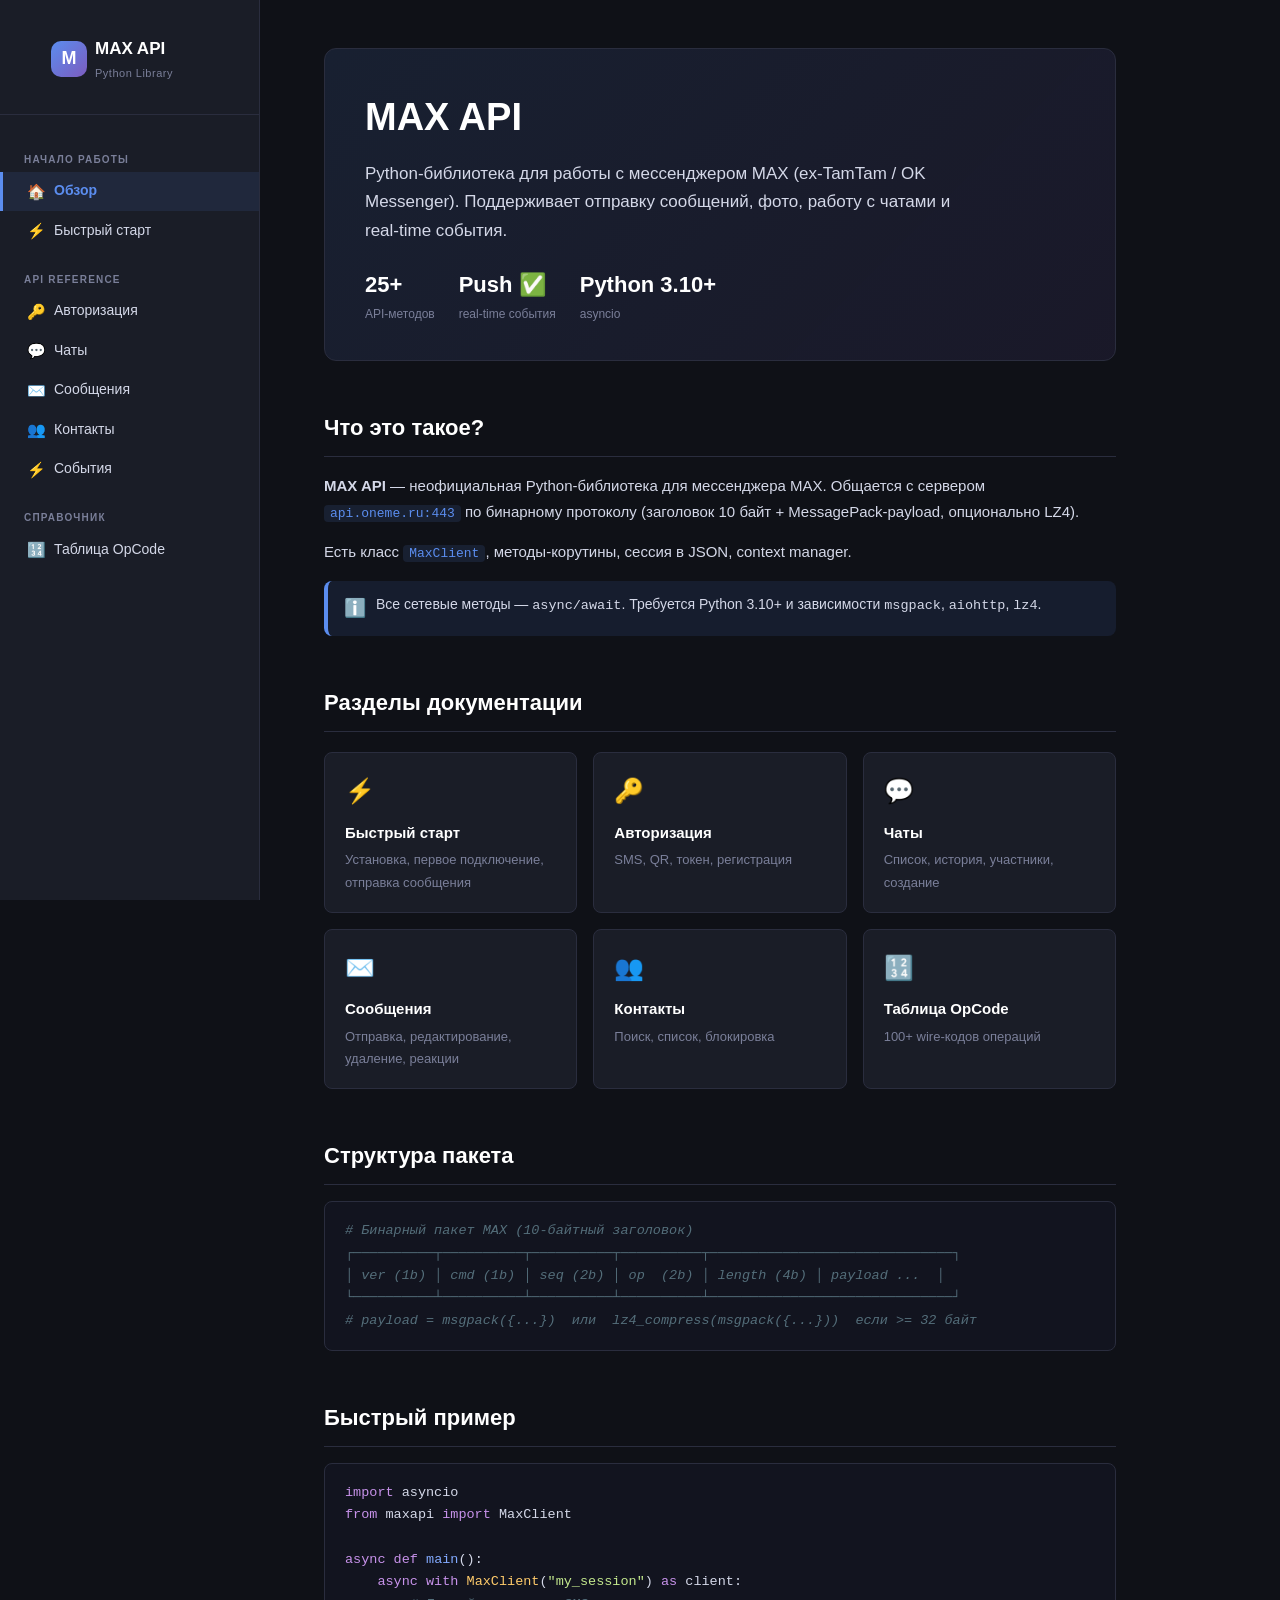
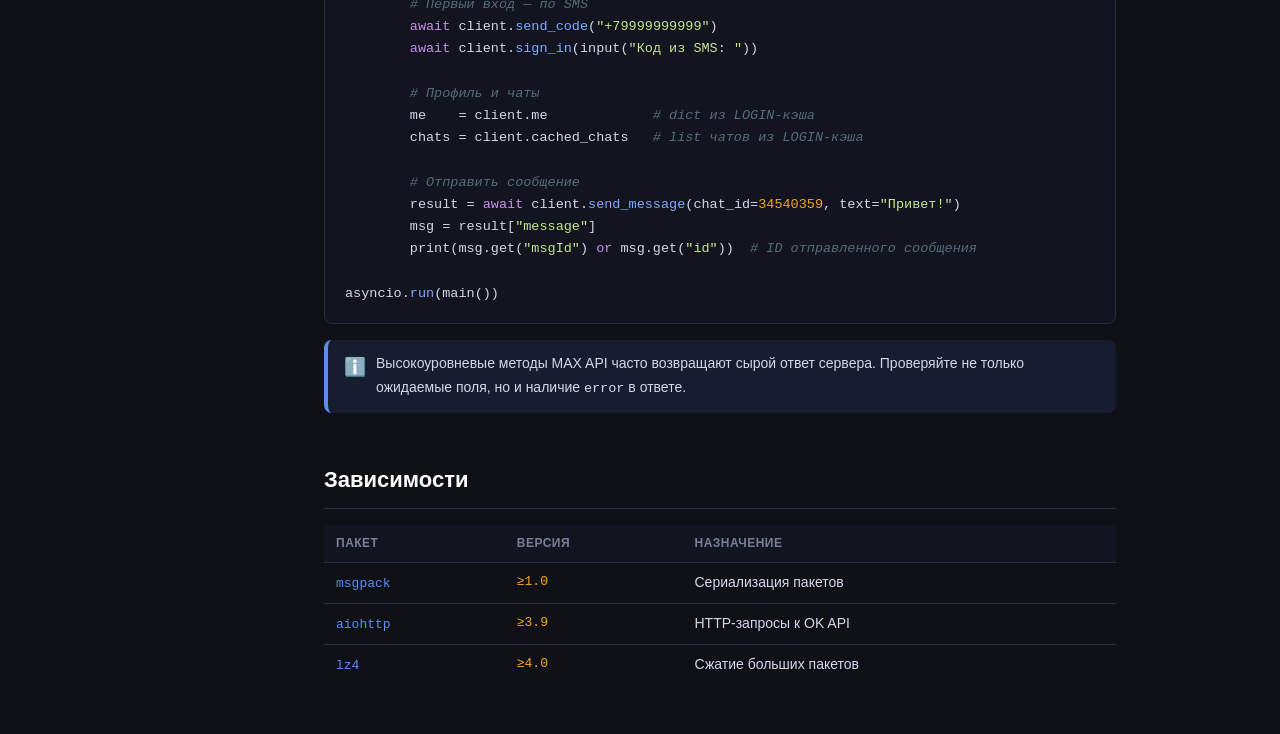
<file: docs/index.html>
<!DOCTYPE html>
<html lang="ru">
<head>
  <meta charset="UTF-8">
  <meta name="viewport" content="width=device-width, initial-scale=1.0">
  <title>MAX API — Документация</title>
  <link rel="stylesheet" href="style.css">
</head>
<body>

<!-- ═══════════════ SIDEBAR ═══════════════ -->
<nav class="sidebar">
  <div class="sidebar-logo">
    <a href="index.html">
      <div class="logo-icon">M</div>
      <div>
        <div class="logo-text">MAX API</div>
        <div class="logo-sub">Python Library</div>
      </div>
    </a>
  </div>

  <span class="nav-section">Начало работы</span>
  <a href="index.html" class="active"><span class="nav-icon">🏠</span> Обзор</a>
  <a href="quickstart.html"><span class="nav-icon">⚡</span> Быстрый старт</a>

  <span class="nav-section">API Reference</span>
  <a href="auth.html"><span class="nav-icon">🔑</span> Авторизация</a>
  <a href="chats.html"><span class="nav-icon">💬</span> Чаты</a>
  <a href="messages.html"><span class="nav-icon">✉️</span> Сообщения</a>
  <a href="contacts.html"><span class="nav-icon">👥</span> Контакты</a>
  <a href="events.html"><span class="nav-icon">⚡</span> События</a>

  <span class="nav-section">Справочник</span>
  <a href="opcodes.html"><span class="nav-icon">🔢</span> Таблица OpCode</a>
</nav>

<!-- ═══════════════ CONTENT ═══════════════ -->
<main class="content">

  <div class="hero">
    <h1>MAX API</h1>
    <p>
      Python-библиотека для работы с мессенджером MAX (ex-TamTam / OK Messenger).
      Поддерживает отправку сообщений, фото, работу с чатами и real-time события.
    </p>
    <div class="hero-meta">
      <div class="badge-stat"><span class="val">25+</span><span class="lbl">API-методов</span></div>
      <div class="badge-stat"><span class="val">Push ✅</span><span class="lbl">real-time события</span></div>
      <div class="badge-stat"><span class="val">Python 3.10+</span><span class="lbl">asyncio</span></div>
    </div>
  </div>

  <h2>Что это такое?</h2>
  <p>
    <strong>MAX API</strong> — неофициальная Python-библиотека для мессенджера MAX.
    Общается с сервером <code>api.oneme.ru:443</code> по бинарному протоколу
    (заголовок 10 байт + MessagePack-payload, опционально LZ4).
  </p>
  <p>
    Есть класс <code>MaxClient</code>, методы-корутины, сессия в JSON, context manager.
  </p>

  <div class="note">
    <span class="icon">ℹ️</span>
    <div>Все сетевые методы — <code>async/await</code>. Требуется Python 3.10+ и зависимости
    <code>msgpack</code>, <code>aiohttp</code>, <code>lz4</code>.</div>
  </div>

  <h2>Разделы документации</h2>
  <div class="card-grid">
    <a href="quickstart.html">
      <div class="card-icon">⚡</div>
      <div class="card-title">Быстрый старт</div>
      <div class="card-desc">Установка, первое подключение, отправка сообщения</div>
    </a>
    <a href="auth.html">
      <div class="card-icon">🔑</div>
      <div class="card-title">Авторизация</div>
      <div class="card-desc">SMS, QR, токен, регистрация</div>
    </a>
    <a href="chats.html">
      <div class="card-icon">💬</div>
      <div class="card-title">Чаты</div>
      <div class="card-desc">Список, история, участники, создание</div>
    </a>
    <a href="messages.html">
      <div class="card-icon">✉️</div>
      <div class="card-title">Сообщения</div>
      <div class="card-desc">Отправка, редактирование, удаление, реакции</div>
    </a>
    <a href="contacts.html">
      <div class="card-icon">👥</div>
      <div class="card-title">Контакты</div>
      <div class="card-desc">Поиск, список, блокировка</div>
    </a>
    <a href="opcodes.html">
      <div class="card-icon">🔢</div>
      <div class="card-title">Таблица OpCode</div>
      <div class="card-desc">100+ wire-кодов операций</div>
    </a>
  </div>

  <h2>Структура пакета</h2>
  <pre><span class="cm"># Бинарный пакет MAX (10-байтный заголовок)</span>
<span class="cm">┌──────────┬──────────┬──────────┬──────────┬──────────────────────────────┐</span>
<span class="cm">│ ver (1b) │ cmd (1b) │ seq (2b) │ op  (2b) │ length (4b) │ payload ...  │</span>
<span class="cm">└──────────┴──────────┴──────────┴──────────┴──────────────────────────────┘</span>
<span class="cm"># payload = msgpack({...})  или  lz4_compress(msgpack({...}))  если >= 32 байт</span></pre>

  <h2>Быстрый пример</h2>
  <pre><span class="kw">import</span> asyncio
<span class="kw">from</span> maxapi <span class="kw">import</span> MaxClient

<span class="kw">async def</span> <span class="fn">main</span>():
    <span class="kw">async with</span> <span class="cl">MaxClient</span>(<span class="st">"my_session"</span>) <span class="kw">as</span> client:
        <span class="cm"># Первый вход — по SMS</span>
        <span class="kw">await</span> client.<span class="fn">send_code</span>(<span class="st">"+79999999999"</span>)
        <span class="kw">await</span> client.<span class="fn">sign_in</span>(input(<span class="st">"Код из SMS: "</span>))

        <span class="cm"># Профиль и чаты</span>
        me    = client.me             <span class="cm"># dict из LOGIN-кэша</span>
        chats = client.cached_chats   <span class="cm"># list чатов из LOGIN-кэша</span>

        <span class="cm"># Отправить сообщение</span>
        result = <span class="kw">await</span> client.<span class="fn">send_message</span>(chat_id=<span class="nb">34540359</span>, text=<span class="st">"Привет!"</span>)
        msg = result[<span class="st">"message"</span>]
        print(msg.get(<span class="st">"msgId"</span>) <span class="kw">or</span> msg.get(<span class="st">"id"</span>))  <span class="cm"># ID отправленного сообщения</span>

asyncio.<span class="fn">run</span>(main())</pre>

  <div class="note">
    <span class="icon">ℹ️</span>
    <div>Высокоуровневые методы MAX API часто возвращают сырой ответ сервера. Проверяйте не только ожидаемые поля, но и наличие <code>error</code> в ответе.</div>
  </div>

  <h2>Зависимости</h2>
  <table class="params-table">
    <thead><tr><th>Пакет</th><th>Версия</th><th>Назначение</th></tr></thead>
    <tbody>
      <tr><td><code>msgpack</code></td><td class="type">≥1.0</td><td>Сериализация пакетов</td></tr>
      <tr><td><code>aiohttp</code></td><td class="type">≥3.9</td><td>HTTP-запросы к OK API</td></tr>
      <tr><td><code>lz4</code></td><td class="type">≥4.0</td><td>Сжатие больших пакетов</td></tr>
    </tbody>
  </table>

</main>
</body>
</html>
</file>
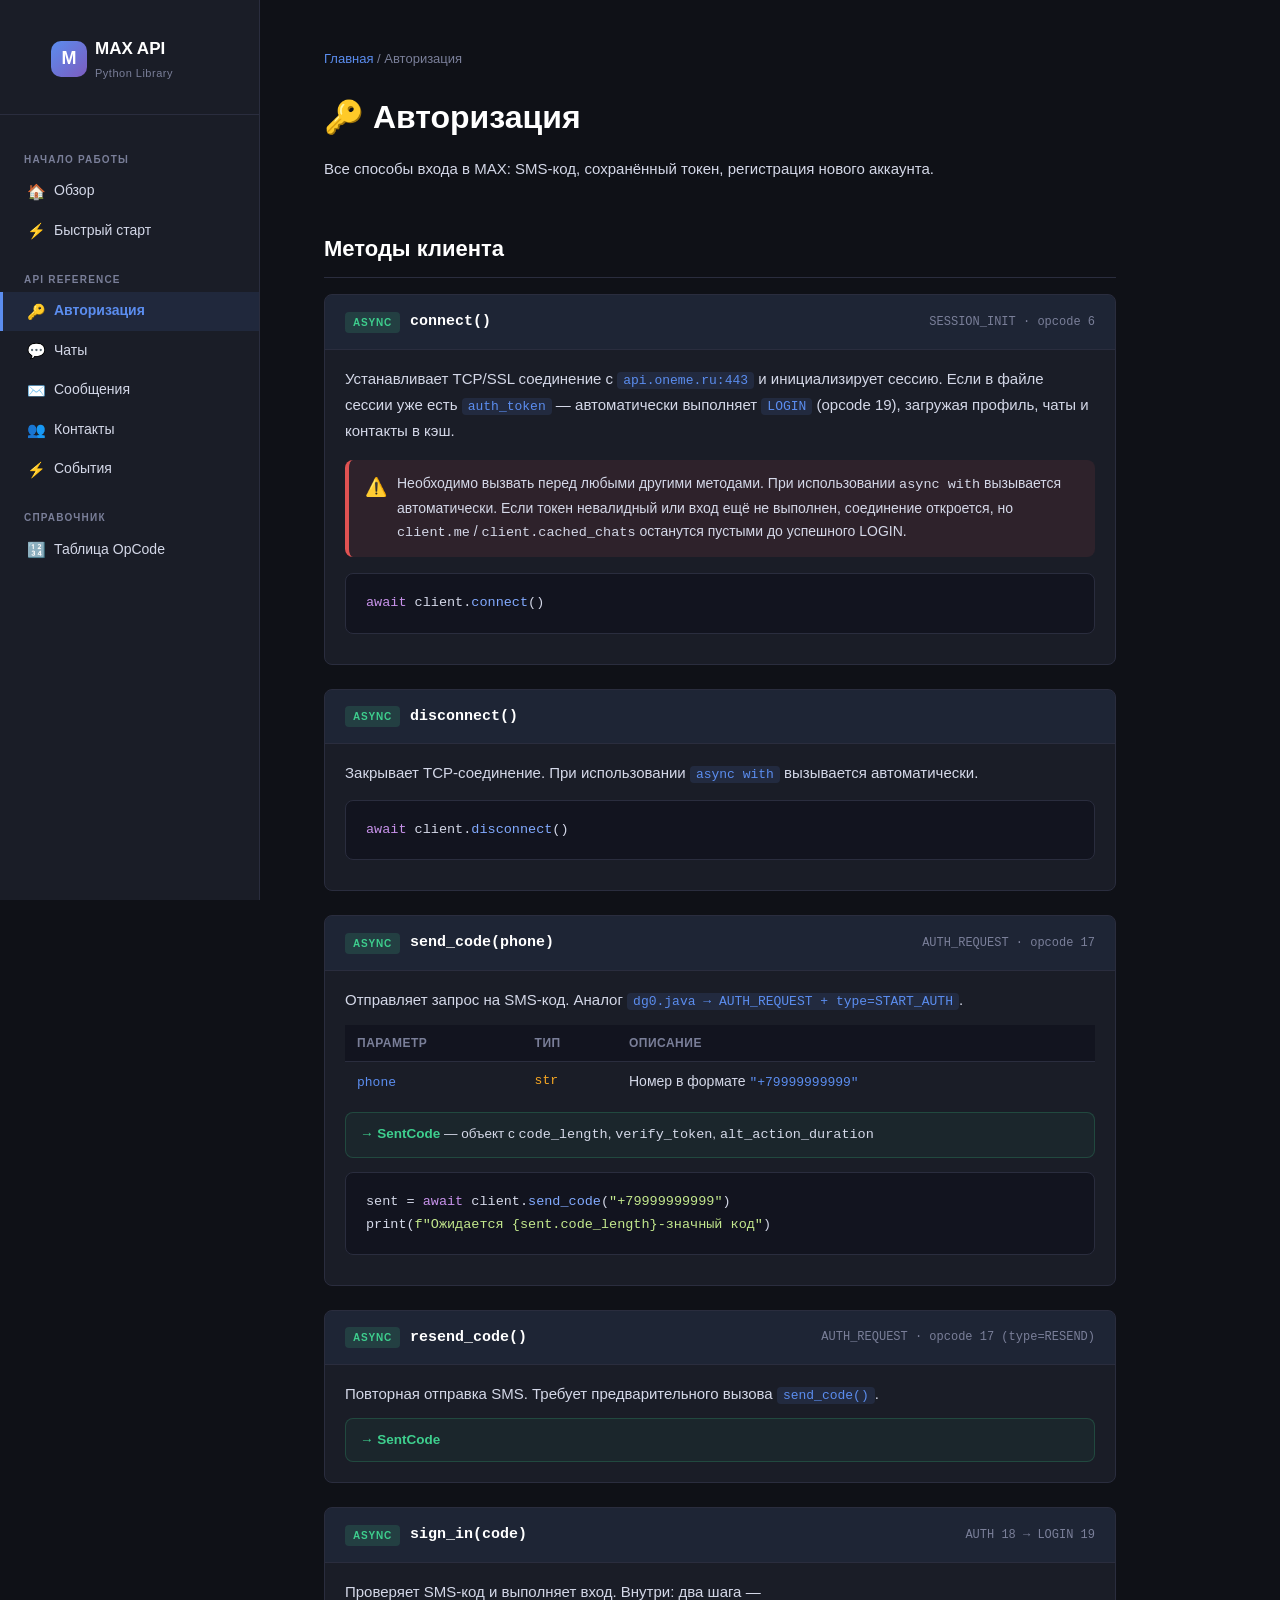
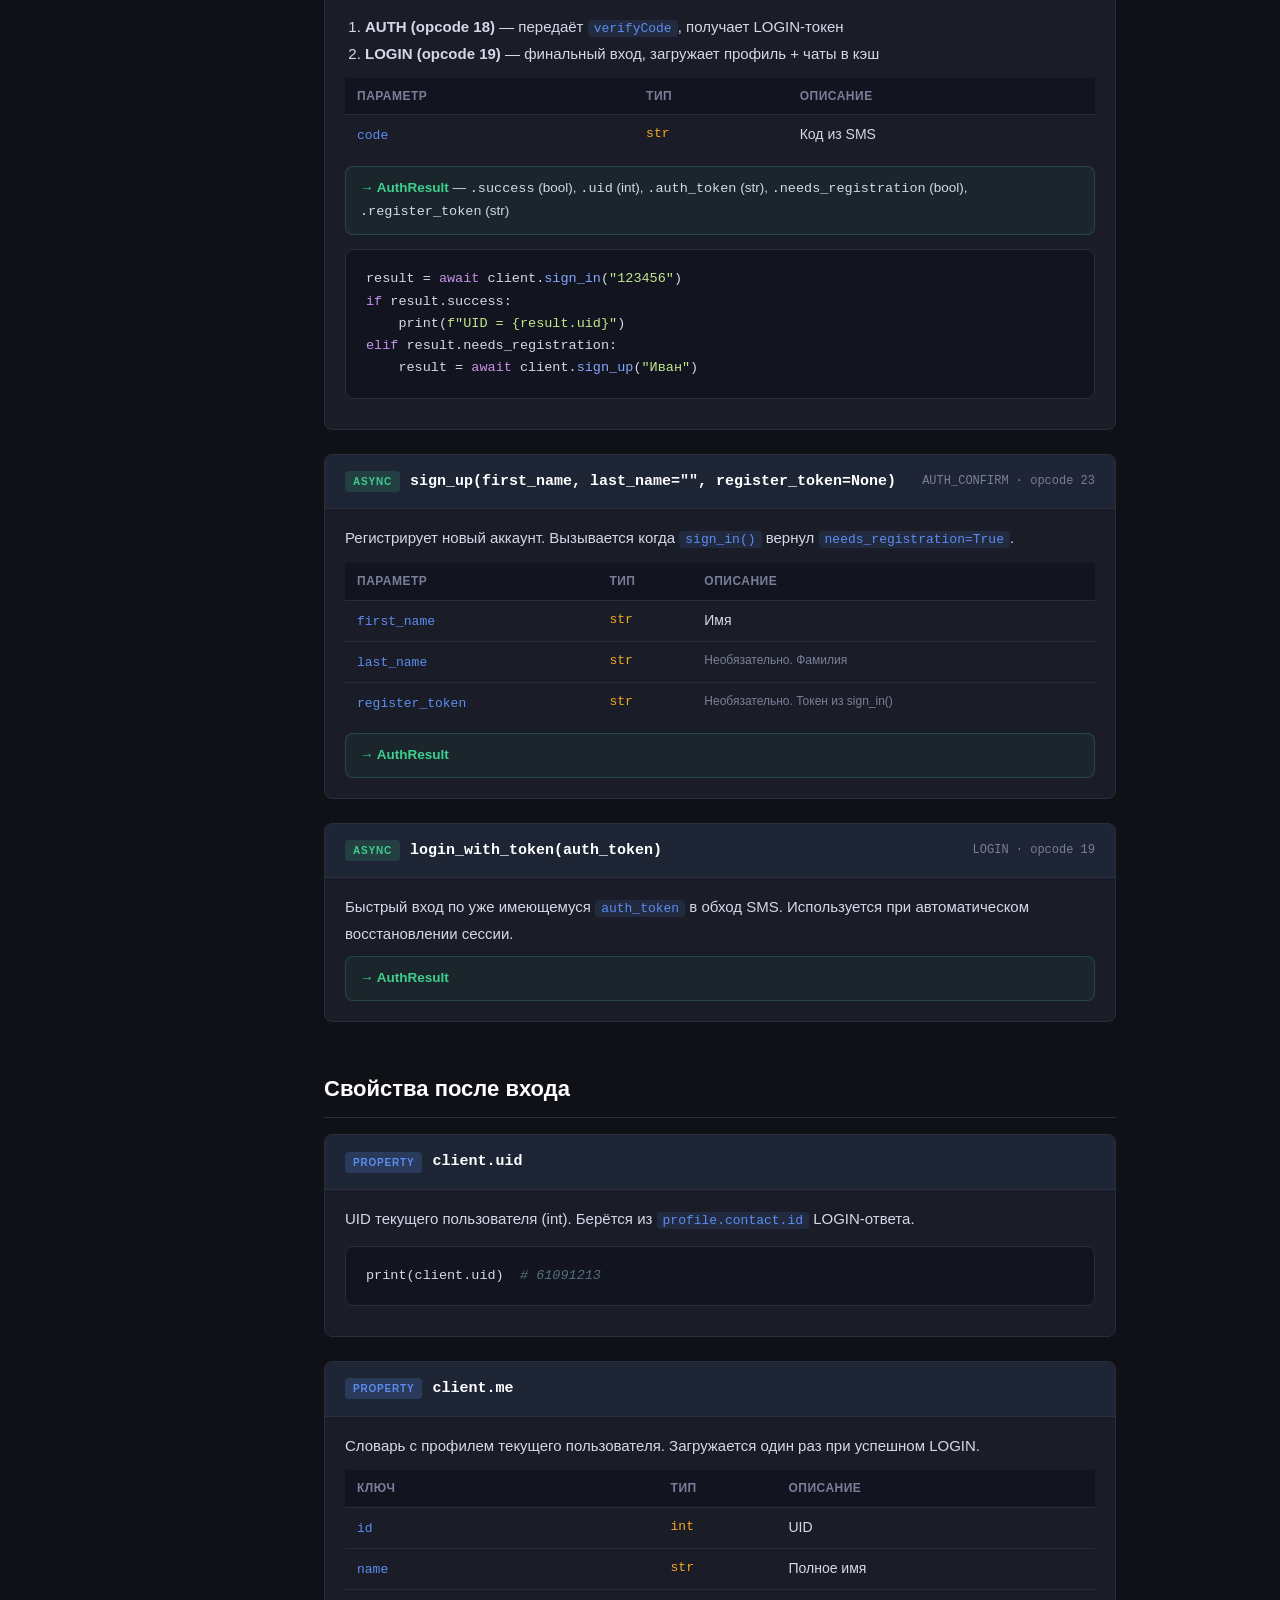
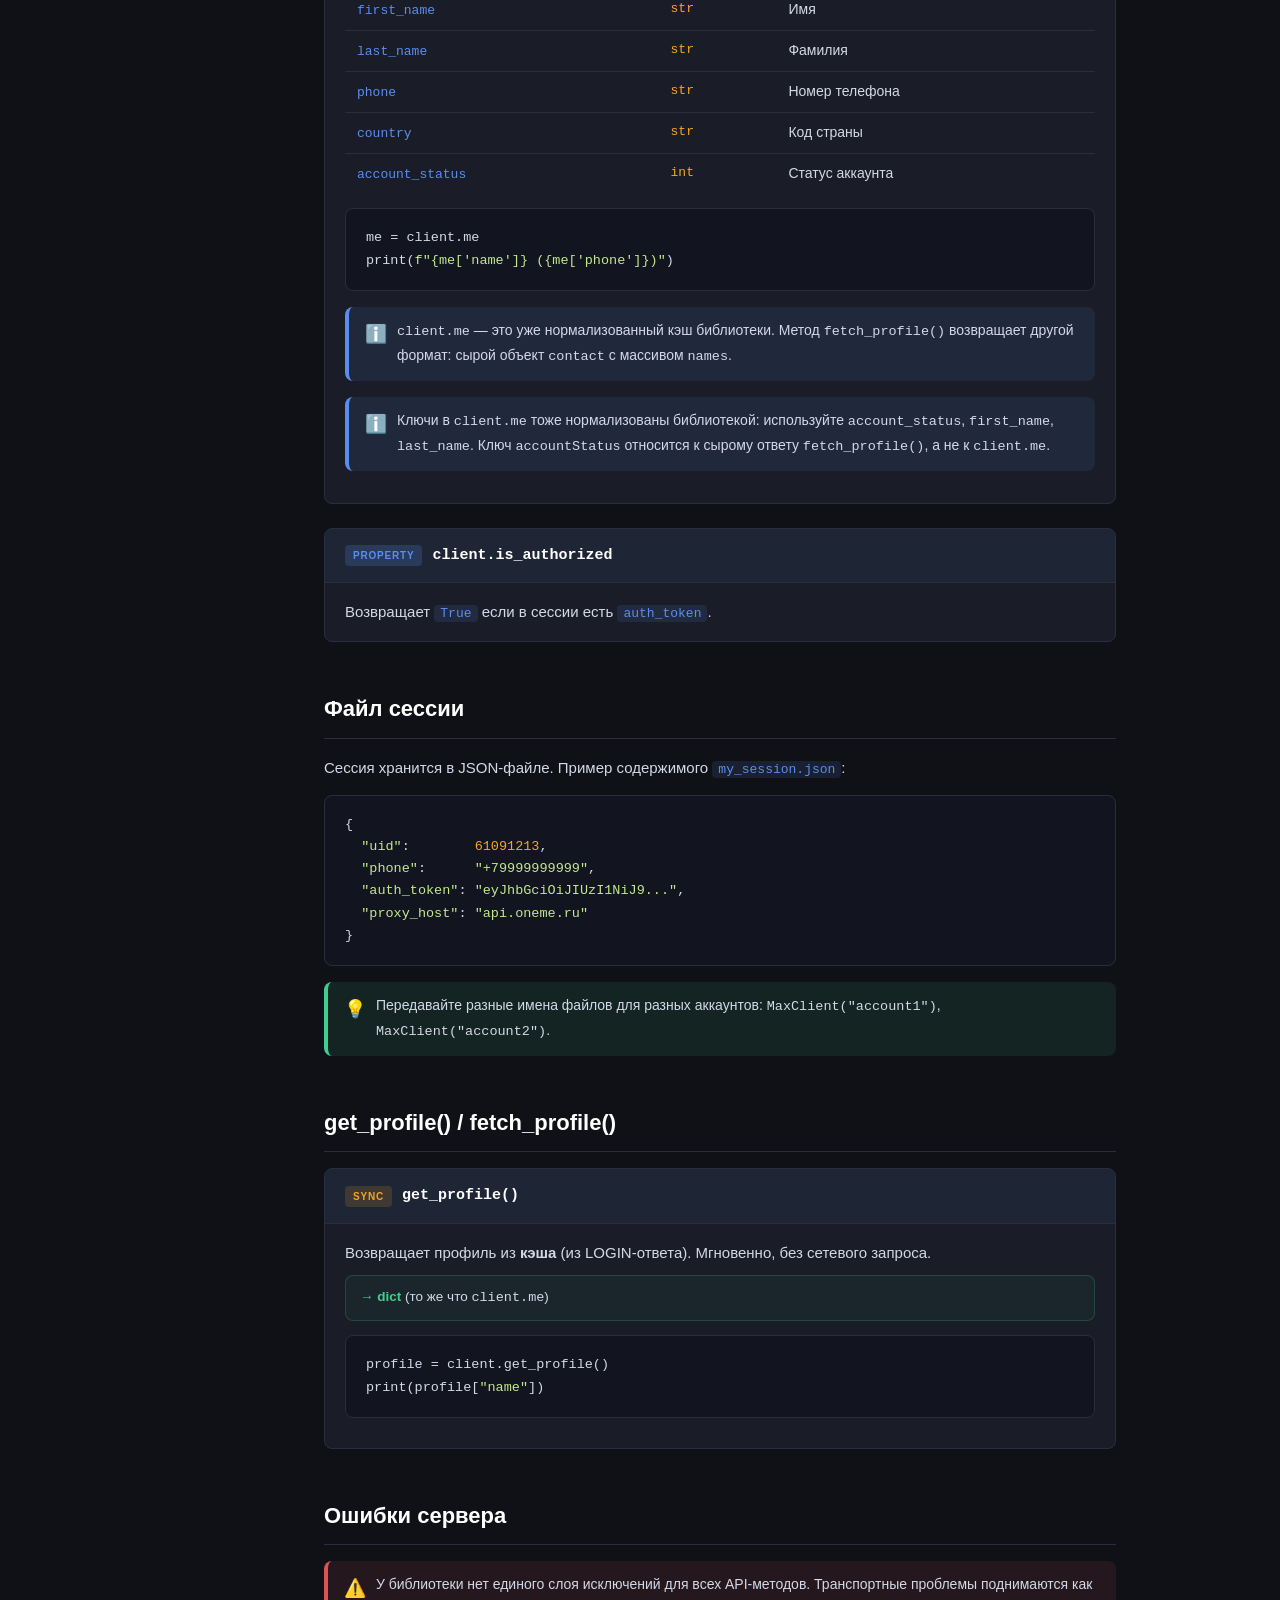
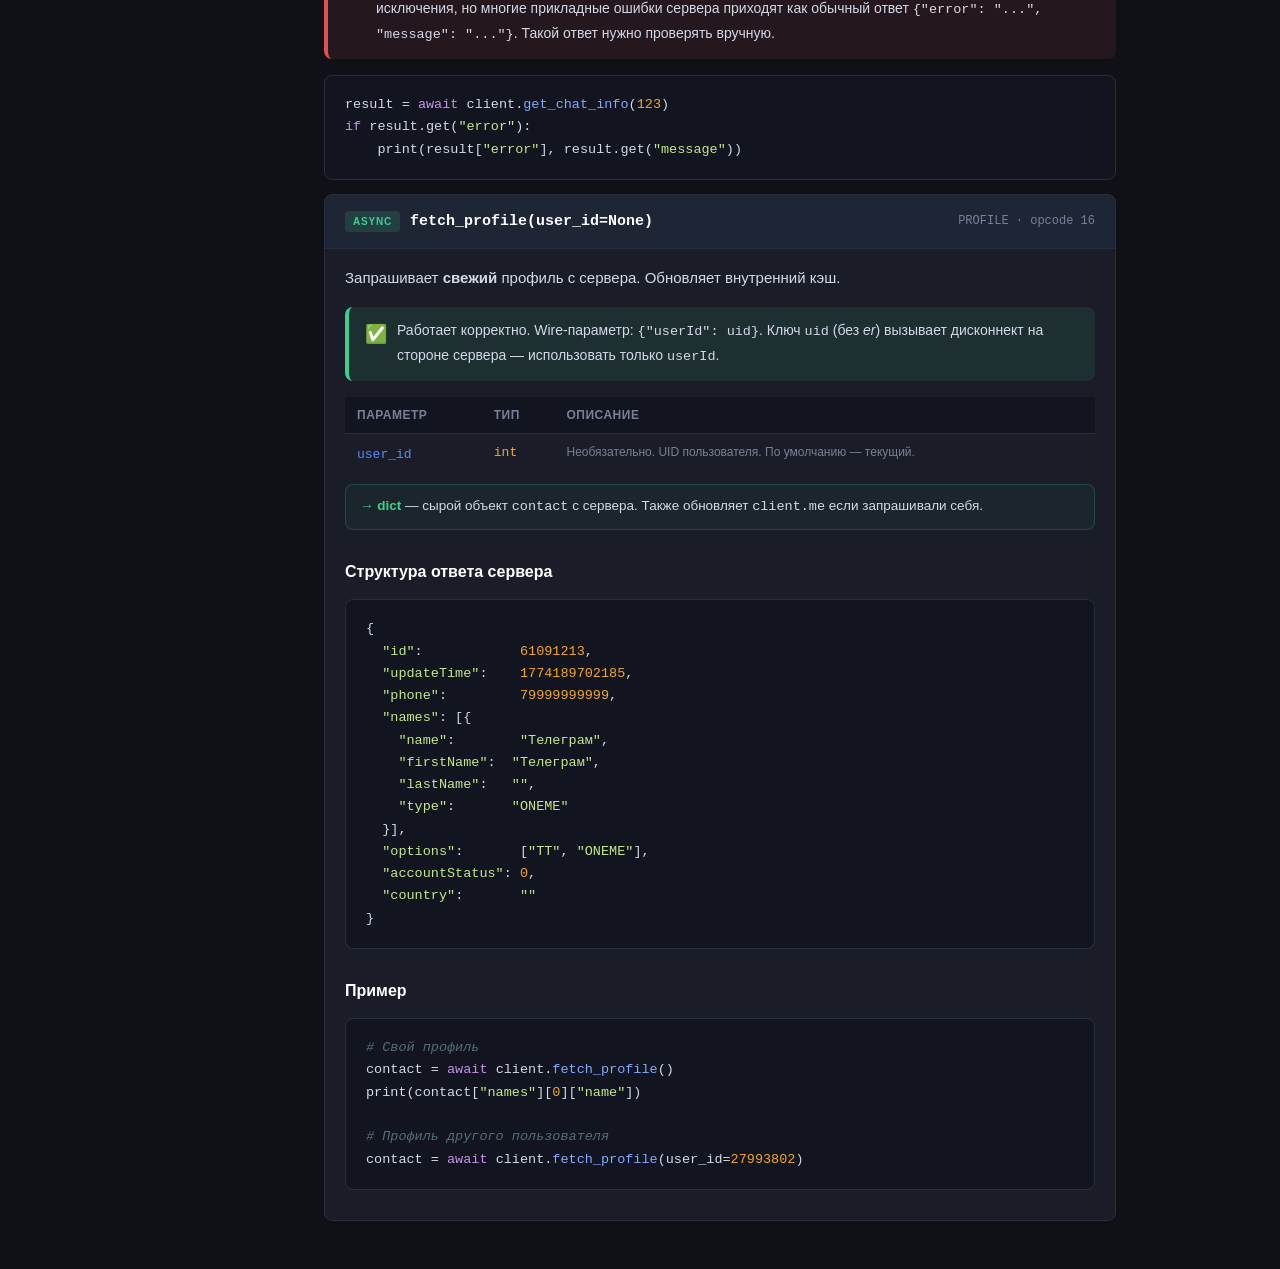
<file: docs/auth.html>
<!DOCTYPE html>
<html lang="ru">
<head>
  <meta charset="UTF-8">
  <meta name="viewport" content="width=device-width, initial-scale=1.0">
  <title>Авторизация — MAX API</title>
  <link rel="stylesheet" href="style.css">
</head>
<body>

<nav class="sidebar">
  <div class="sidebar-logo">
    <a href="index.html">
      <div class="logo-icon">M</div>
      <div>
        <div class="logo-text">MAX API</div>
        <div class="logo-sub">Python Library</div>
      </div>
    </a>
  </div>
  <span class="nav-section">Начало работы</span>
  <a href="index.html"><span class="nav-icon">🏠</span> Обзор</a>
  <a href="quickstart.html"><span class="nav-icon">⚡</span> Быстрый старт</a>
  <span class="nav-section">API Reference</span>
  <a href="auth.html" class="active"><span class="nav-icon">🔑</span> Авторизация</a>
  <a href="chats.html"><span class="nav-icon">💬</span> Чаты</a>
  <a href="messages.html"><span class="nav-icon">✉️</span> Сообщения</a>
  <a href="contacts.html"><span class="nav-icon">👥</span> Контакты</a>
  <a href="events.html"><span class="nav-icon">⚡</span> События</a>
  <span class="nav-section">Справочник</span>
  <a href="opcodes.html"><span class="nav-icon">🔢</span> Таблица OpCode</a>
</nav>

<main class="content">
  <div class="breadcrumb"><a href="index.html">Главная</a> / Авторизация</div>
  <h1>🔑 Авторизация</h1>
  <p>Все способы входа в MAX: SMS-код, сохранённый токен, регистрация нового аккаунта.</p>

  <h2>Методы клиента</h2>

  <!-- connect -->
  <div class="method">
    <div class="method-header">
      <span class="method-badge badge-async">async</span>
      <code>connect()</code>
      <span class="method-opcode">SESSION_INIT · opcode 6</span>
    </div>
    <div class="method-body">
      <p>Устанавливает TCP/SSL соединение с <code>api.oneme.ru:443</code> и инициализирует сессию.
      Если в файле сессии уже есть <code>auth_token</code> — автоматически выполняет <code>LOGIN</code> (opcode 19),
      загружая профиль, чаты и контакты в кэш.</p>
      <div class="warn">
        <span class="icon">⚠️</span>
        <div>Необходимо вызвать перед любыми другими методами. При использовании <code>async with</code> вызывается автоматически. Если токен невалидный или вход ещё не выполнен, соединение откроется, но <code>client.me</code> / <code>client.cached_chats</code> останутся пустыми до успешного LOGIN.</div>
      </div>
      <pre><span class="kw">await</span> client.<span class="fn">connect</span>()</pre>
    </div>
  </div>

  <!-- disconnect -->
  <div class="method">
    <div class="method-header">
      <span class="method-badge badge-async">async</span>
      <code>disconnect()</code>
    </div>
    <div class="method-body">
      <p>Закрывает TCP-соединение. При использовании <code>async with</code> вызывается автоматически.</p>
      <pre><span class="kw">await</span> client.<span class="fn">disconnect</span>()</pre>
    </div>
  </div>

  <!-- send_code -->
  <div class="method">
    <div class="method-header">
      <span class="method-badge badge-async">async</span>
      <code>send_code(phone)</code>
      <span class="method-opcode">AUTH_REQUEST · opcode 17</span>
    </div>
    <div class="method-body">
      <p>Отправляет запрос на SMS-код. Аналог <code>dg0.java → AUTH_REQUEST + type=START_AUTH</code>.</p>
      <table class="params-table">
        <thead><tr><th>Параметр</th><th>Тип</th><th>Описание</th></tr></thead>
        <tbody>
          <tr><td><code>phone</code></td><td class="type">str</td><td>Номер в формате <code>"+79999999999"</code></td></tr>
        </tbody>
      </table>
      <div class="returns"><strong>→ SentCode</strong> — объект с <code>code_length</code>, <code>verify_token</code>, <code>alt_action_duration</code></div>
      <pre>sent = <span class="kw">await</span> client.<span class="fn">send_code</span>(<span class="st">"+79999999999"</span>)
print(<span class="st">f"Ожидается {sent.code_length}-значный код"</span>)</pre>
    </div>
  </div>

  <!-- resend_code -->
  <div class="method">
    <div class="method-header">
      <span class="method-badge badge-async">async</span>
      <code>resend_code()</code>
      <span class="method-opcode">AUTH_REQUEST · opcode 17 (type=RESEND)</span>
    </div>
    <div class="method-body">
      <p>Повторная отправка SMS. Требует предварительного вызова <code>send_code()</code>.</p>
      <div class="returns"><strong>→ SentCode</strong></div>
    </div>
  </div>

  <!-- sign_in -->
  <div class="method">
    <div class="method-header">
      <span class="method-badge badge-async">async</span>
      <code>sign_in(code)</code>
      <span class="method-opcode">AUTH 18 → LOGIN 19</span>
    </div>
    <div class="method-body">
      <p>Проверяет SMS-код и выполняет вход. Внутри: два шага —</p>
      <ol style="margin:8px 0 12px 20px;">
        <li><strong>AUTH (opcode 18)</strong> — передаёт <code>verifyCode</code>, получает LOGIN-токен</li>
        <li><strong>LOGIN (opcode 19)</strong> — финальный вход, загружает профиль + чаты в кэш</li>
      </ol>
      <table class="params-table">
        <thead><tr><th>Параметр</th><th>Тип</th><th>Описание</th></tr></thead>
        <tbody>
          <tr><td><code>code</code></td><td class="type">str</td><td>Код из SMS</td></tr>
        </tbody>
      </table>
      <div class="returns"><strong>→ AuthResult</strong>
        — <code>.success</code> (bool),
          <code>.uid</code> (int),
          <code>.auth_token</code> (str),
          <code>.needs_registration</code> (bool),
          <code>.register_token</code> (str)</div>
      <pre>result = <span class="kw">await</span> client.<span class="fn">sign_in</span>(<span class="st">"123456"</span>)
<span class="kw">if</span> result.success:
    print(<span class="st">f"UID = {result.uid}"</span>)
<span class="kw">elif</span> result.needs_registration:
    result = <span class="kw">await</span> client.<span class="fn">sign_up</span>(<span class="st">"Иван"</span>)</pre>
    </div>
  </div>

  <!-- sign_up -->
  <div class="method">
    <div class="method-header">
      <span class="method-badge badge-async">async</span>
      <code>sign_up(first_name, last_name="", register_token=None)</code>
      <span class="method-opcode">AUTH_CONFIRM · opcode 23</span>
    </div>
    <div class="method-body">
      <p>Регистрирует новый аккаунт. Вызывается когда <code>sign_in()</code> вернул <code>needs_registration=True</code>.</p>
      <table class="params-table">
        <thead><tr><th>Параметр</th><th>Тип</th><th>Описание</th></tr></thead>
        <tbody>
          <tr><td><code>first_name</code></td><td class="type">str</td><td>Имя</td></tr>
          <tr><td><code>last_name</code></td><td class="type">str</td><td class="optional">Необязательно. Фамилия</td></tr>
          <tr><td><code>register_token</code></td><td class="type">str</td><td class="optional">Необязательно. Токен из sign_in()</td></tr>
        </tbody>
      </table>
      <div class="returns"><strong>→ AuthResult</strong></div>
    </div>
  </div>

  <!-- login_with_token -->
  <div class="method">
    <div class="method-header">
      <span class="method-badge badge-async">async</span>
      <code>login_with_token(auth_token)</code>
      <span class="method-opcode">LOGIN · opcode 19</span>
    </div>
    <div class="method-body">
      <p>Быстрый вход по уже имеющемуся <code>auth_token</code> в обход SMS. Используется при автоматическом восстановлении сессии.</p>
      <div class="returns"><strong>→ AuthResult</strong></div>
    </div>
  </div>

  <!-- Properties -->
  <h2>Свойства после входа</h2>

  <div class="method">
    <div class="method-header">
      <span class="method-badge badge-prop">property</span>
      <code>client.uid</code>
    </div>
    <div class="method-body">
      <p>UID текущего пользователя (int). Берётся из <code>profile.contact.id</code> LOGIN-ответа.</p>
      <pre>print(client.uid)  <span class="cm"># 61091213</span></pre>
    </div>
  </div>

  <div class="method">
    <div class="method-header">
      <span class="method-badge badge-prop">property</span>
      <code>client.me</code>
    </div>
    <div class="method-body">
      <p>Словарь с профилем текущего пользователя. Загружается один раз при успешном LOGIN.</p>
      <table class="params-table">
        <thead><tr><th>Ключ</th><th>Тип</th><th>Описание</th></tr></thead>
        <tbody>
          <tr><td><code>id</code></td><td class="type">int</td><td>UID</td></tr>
          <tr><td><code>name</code></td><td class="type">str</td><td>Полное имя</td></tr>
          <tr><td><code>first_name</code></td><td class="type">str</td><td>Имя</td></tr>
          <tr><td><code>last_name</code></td><td class="type">str</td><td>Фамилия</td></tr>
          <tr><td><code>phone</code></td><td class="type">str</td><td>Номер телефона</td></tr>
          <tr><td><code>country</code></td><td class="type">str</td><td>Код страны</td></tr>
          <tr><td><code>account_status</code></td><td class="type">int</td><td>Статус аккаунта</td></tr>
        </tbody>
      </table>
      <pre>me = client.me
print(<span class="st">f"{me['name']} ({me['phone']})"</span>)</pre>
      <div class="note">
        <span class="icon">ℹ️</span>
        <div><code>client.me</code> — это уже нормализованный кэш библиотеки. Метод <code>fetch_profile()</code> возвращает другой формат: сырой объект <code>contact</code> c массивом <code>names</code>.</div>
      </div>
      <div class="note">
        <span class="icon">ℹ️</span>
        <div>Ключи в <code>client.me</code> тоже нормализованы библиотекой: используйте <code>account_status</code>, <code>first_name</code>, <code>last_name</code>. Ключ <code>accountStatus</code> относится к сырому ответу <code>fetch_profile()</code>, а не к <code>client.me</code>.</div>
      </div>
    </div>
  </div>

  <div class="method">
    <div class="method-header">
      <span class="method-badge badge-prop">property</span>
      <code>client.is_authorized</code>
    </div>
    <div class="method-body">
      <p>Возвращает <code>True</code> если в сессии есть <code>auth_token</code>.</p>
    </div>
  </div>

  <!-- Session file -->
  <h2>Файл сессии</h2>
  <p>Сессия хранится в JSON-файле. Пример содержимого <code>my_session.json</code>:</p>
  <pre>{
  <span class="st">"uid"</span>:        <span class="nb">61091213</span>,
  <span class="st">"phone"</span>:      <span class="st">"+79999999999"</span>,
  <span class="st">"auth_token"</span>: <span class="st">"eyJhbGciOiJIUzI1NiJ9..."</span>,
  <span class="st">"proxy_host"</span>: <span class="st">"api.oneme.ru"</span>
}</pre>
  <div class="tip">
    <span class="icon">💡</span>
    <div>Передавайте разные имена файлов для разных аккаунтов: <code>MaxClient("account1")</code>, <code>MaxClient("account2")</code>.</div>
  </div>

  <!-- get_profile -->
  <h2>get_profile() / fetch_profile()</h2>

  <div class="method">
    <div class="method-header">
      <span class="method-badge badge-sync">sync</span>
      <code>get_profile()</code>
    </div>
    <div class="method-body">
      <p>Возвращает профиль из <strong>кэша</strong> (из LOGIN-ответа). Мгновенно, без сетевого запроса.</p>
      <div class="returns"><strong>→ dict</strong> (то же что <code>client.me</code>)</div>
      <pre>profile = client.get_profile()
print(profile[<span class="st">"name"</span>])</pre>
    </div>
  </div>

  <h2>Ошибки сервера</h2>
  <div class="warn">
    <span class="icon">⚠️</span>
    <div>У библиотеки нет единого слоя исключений для всех API-методов. Транспортные проблемы поднимаются как исключения, но многие прикладные ошибки сервера приходят как обычный ответ <code>{"error": "...", "message": "..."}</code>. Такой ответ нужно проверять вручную.</div>
  </div>
  <pre>result = <span class="kw">await</span> client.<span class="fn">get_chat_info</span>(<span class="nb">123</span>)
<span class="kw">if</span> result.get(<span class="st">"error"</span>):
    print(result[<span class="st">"error"</span>], result.get(<span class="st">"message"</span>))</pre>

  <div class="method">
    <div class="method-header">
      <span class="method-badge badge-async">async</span>
      <code>fetch_profile(user_id=None)</code>
      <span class="method-opcode">PROFILE &middot; opcode 16</span>
    </div>
    <div class="method-body">
      <p>Запрашивает <strong>свежий</strong> профиль с сервера. Обновляет внутренний кэш.</p>
      <div class="tip">
        <span class="icon">✅</span>
        <div>Работает корректно. Wire-параметр: <code>{"userId": uid}</code>.
        Ключ <code>uid</code> (без <em>er</em>) вызывает дисконнект на стороне сервера &mdash; использовать только <code>userId</code>.</div>
      </div>
      <table class="params-table">
        <thead><tr><th>Параметр</th><th>Тип</th><th>Описание</th></tr></thead>
        <tbody>
          <tr><td><code>user_id</code></td><td class="type">int</td><td class="optional">Необязательно. UID пользователя. По умолчанию &mdash; текущий.</td></tr>
        </tbody>
      </table>
      <div class="returns"><strong>→ dict</strong> &mdash; сырой объект <code>contact</code> с сервера.
        Также обновляет <code>client.me</code> если запрашивали себя.</div>
      <h3>Структура ответа сервера</h3>
      <pre>{
  <span class="st">"id"</span>:            <span class="nb">61091213</span>,
  <span class="st">"updateTime"</span>:    <span class="nb">1774189702185</span>,
  <span class="st">"phone"</span>:         <span class="nb">79999999999</span>,
  <span class="st">"names"</span>: [{
    <span class="st">"name"</span>:        <span class="st">"Телеграм"</span>,
    <span class="st">"firstName"</span>:  <span class="st">"Телеграм"</span>,
    <span class="st">"lastName"</span>:   <span class="st">""</span>,
    <span class="st">"type"</span>:       <span class="st">"ONEME"</span>
  }],
  <span class="st">"options"</span>:       [<span class="st">"TT"</span>, <span class="st">"ONEME"</span>],
  <span class="st">"accountStatus"</span>: <span class="nb">0</span>,
  <span class="st">"country"</span>:       <span class="st">""</span>
}</pre>
      <h3>Пример</h3>
      <pre><span class="cm"># Свой профиль</span>
contact = <span class="kw">await</span> client.<span class="fn">fetch_profile</span>()
print(contact[<span class="st">"names"</span>][<span class="nb">0</span>][<span class="st">"name"</span>])

<span class="cm"># Профиль другого пользователя</span>
contact = <span class="kw">await</span> client.<span class="fn">fetch_profile</span>(user_id=<span class="nb">27993802</span>)</pre>
    </div>
  </div>

</main>
</body>
</html>
</file>
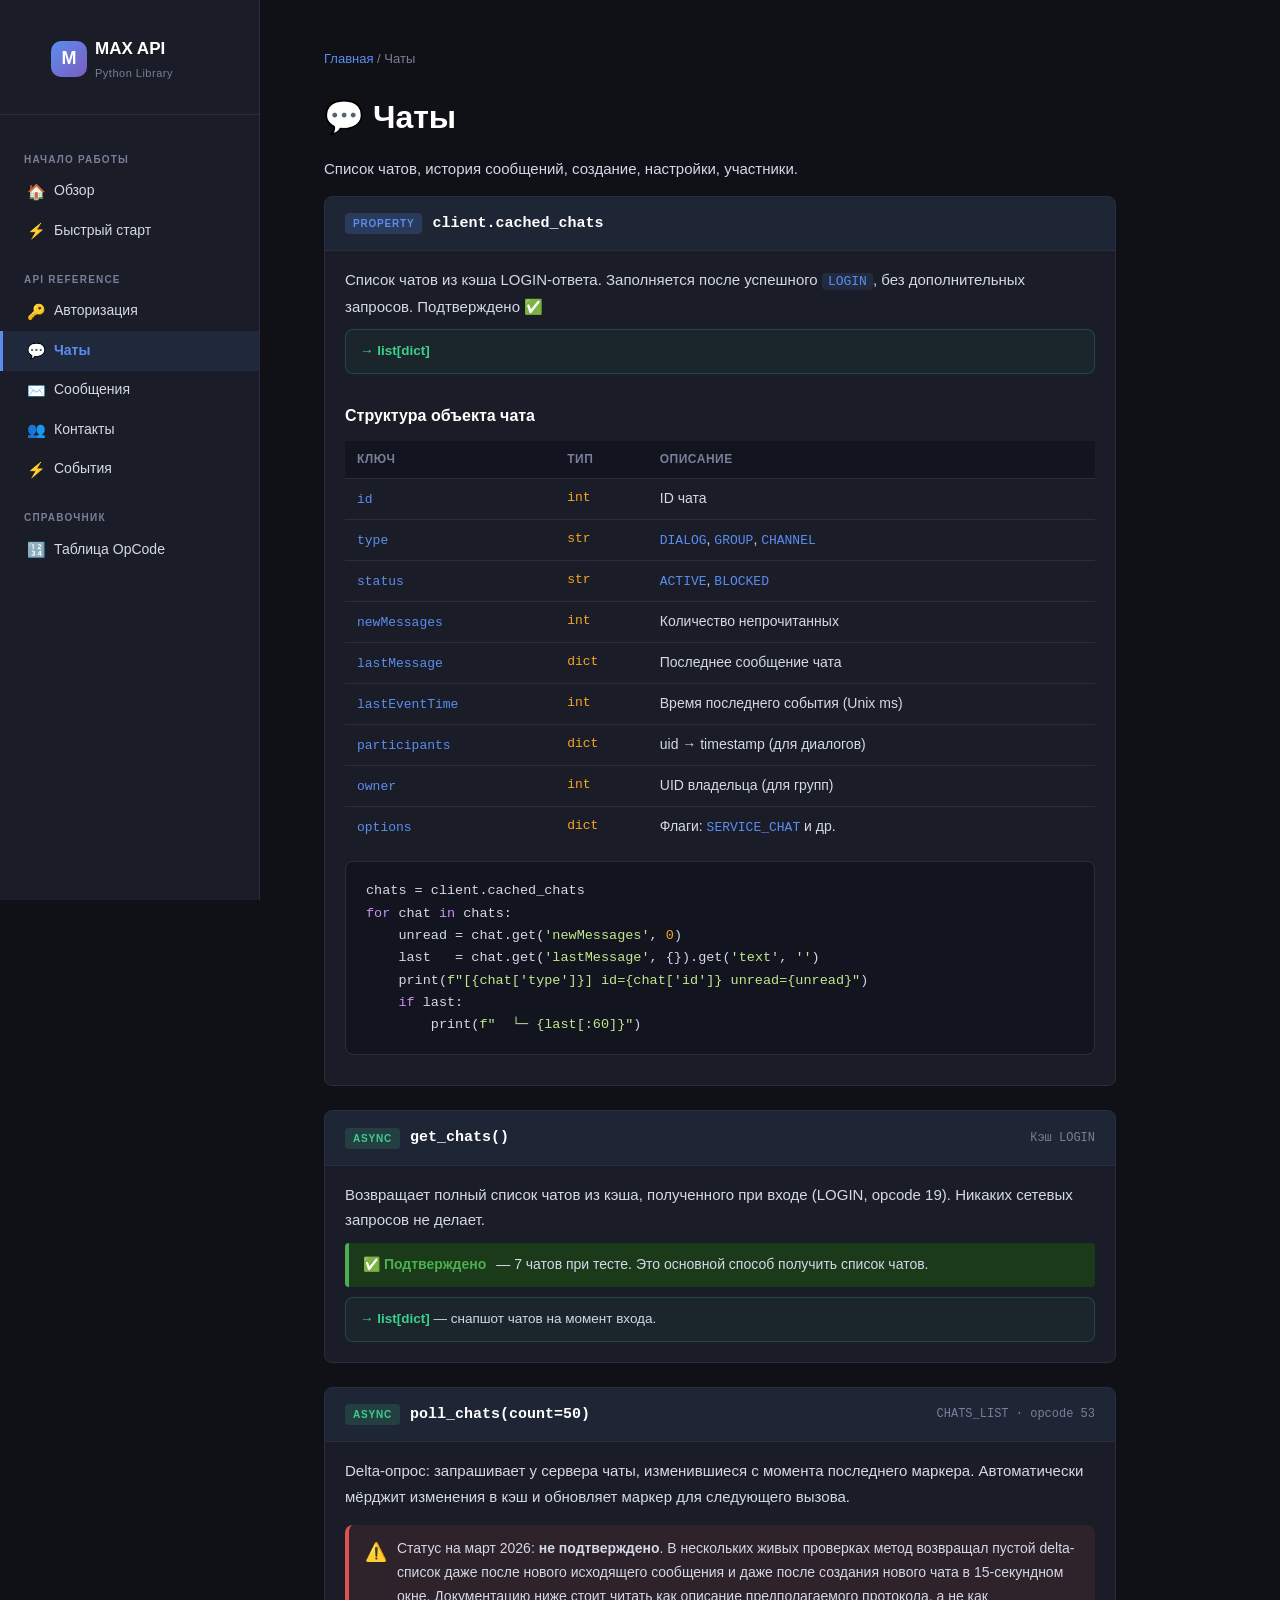
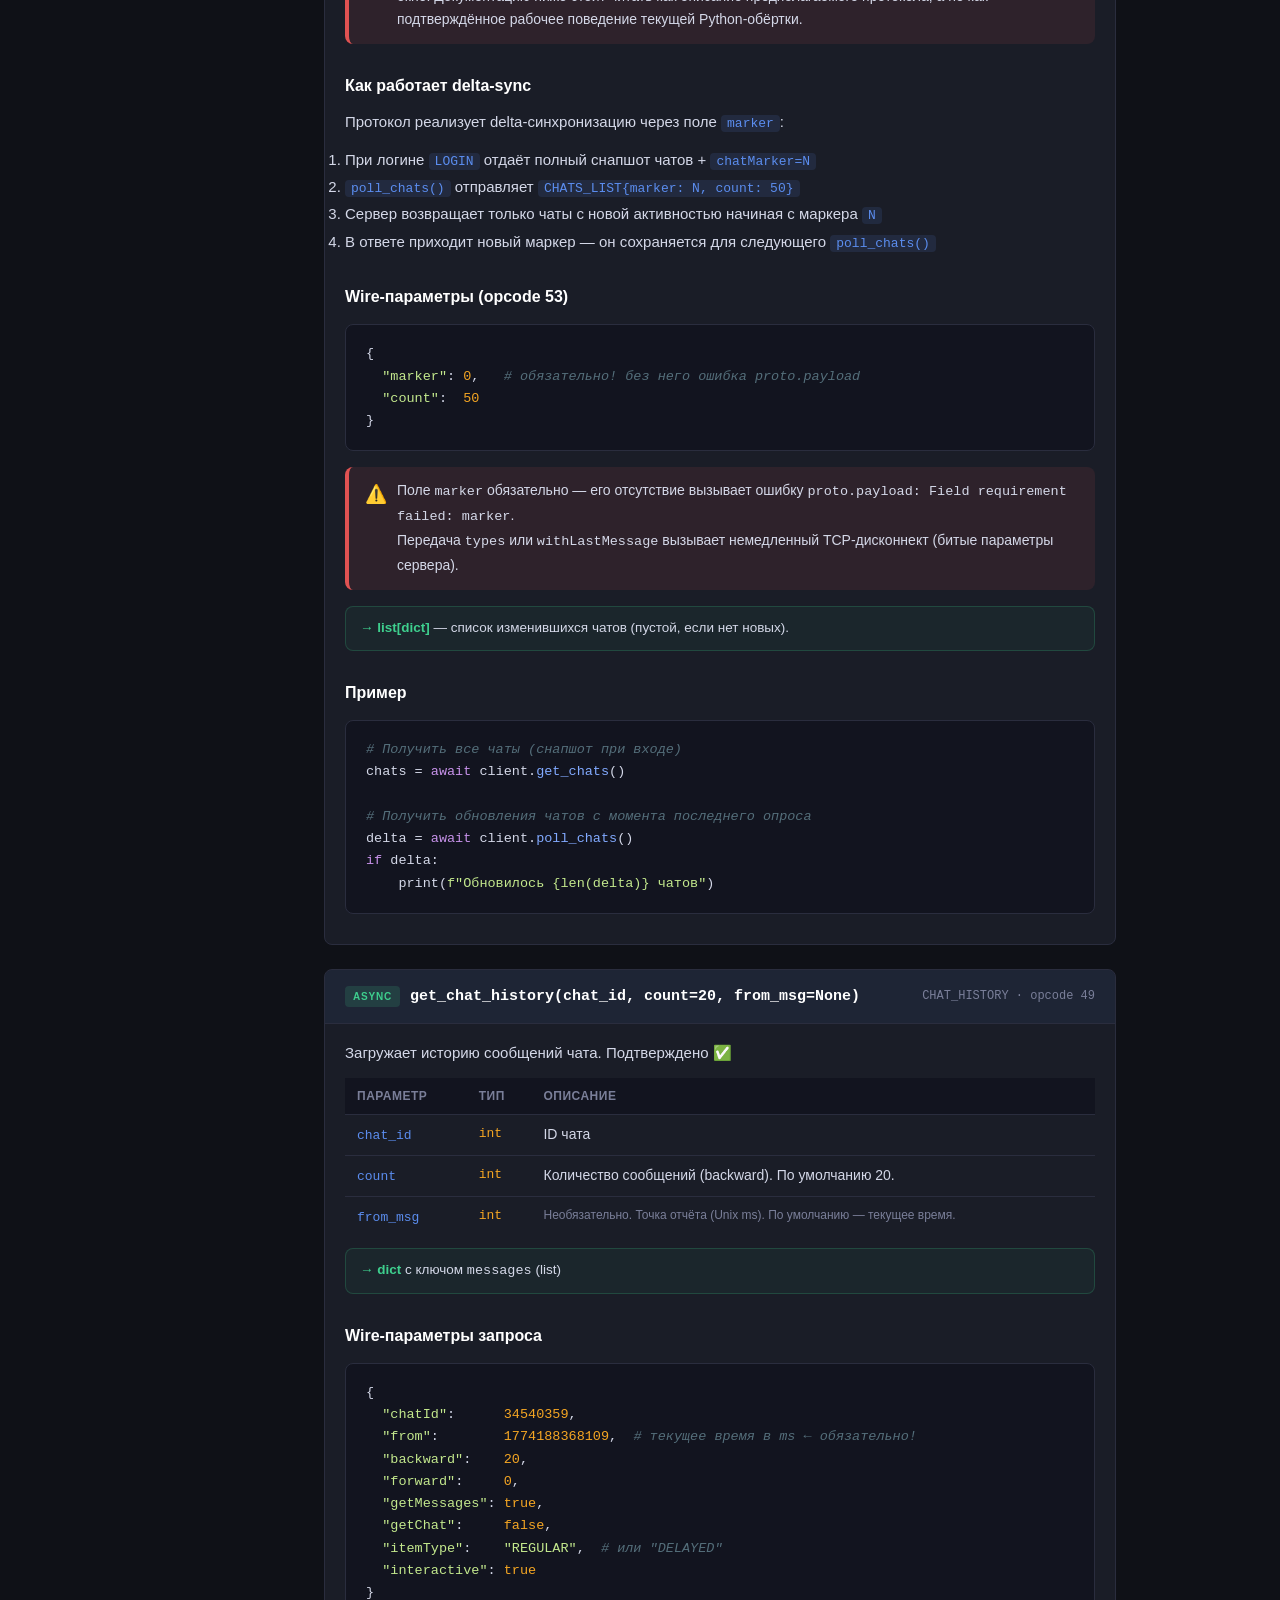
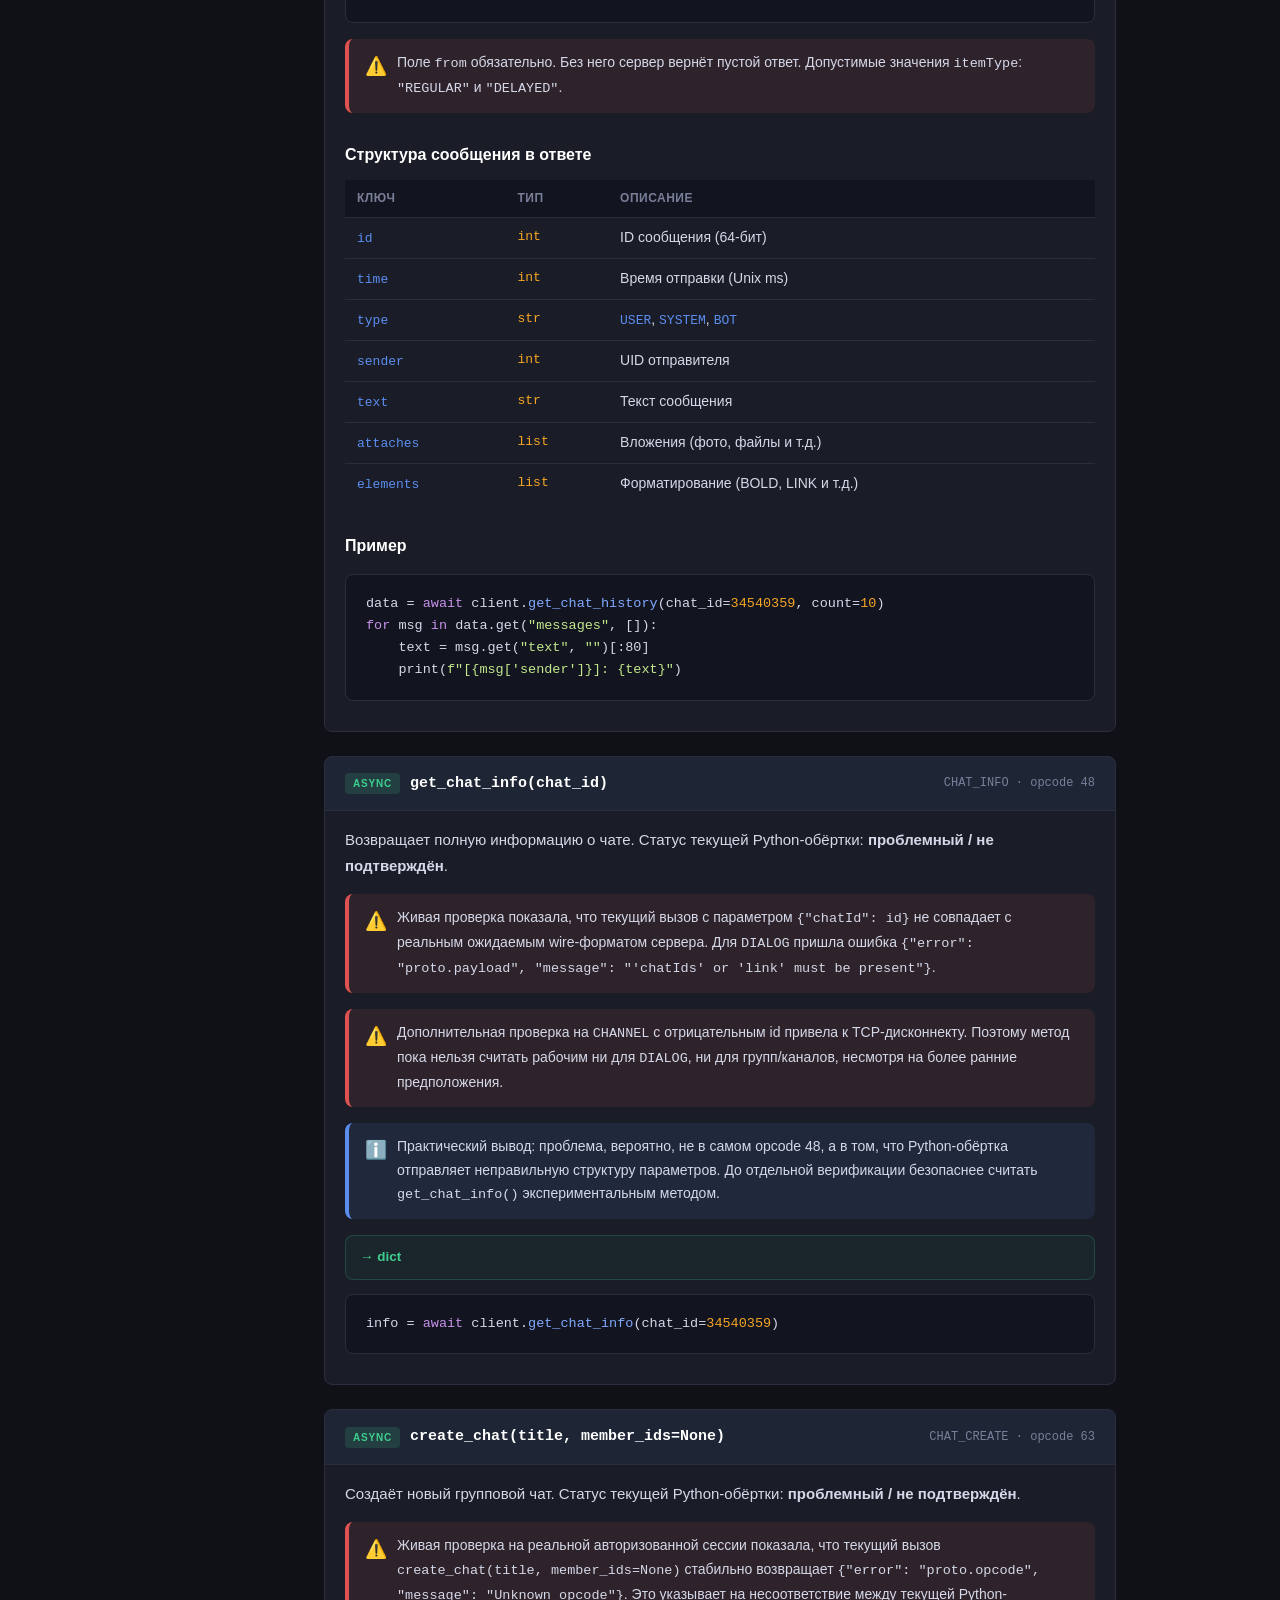
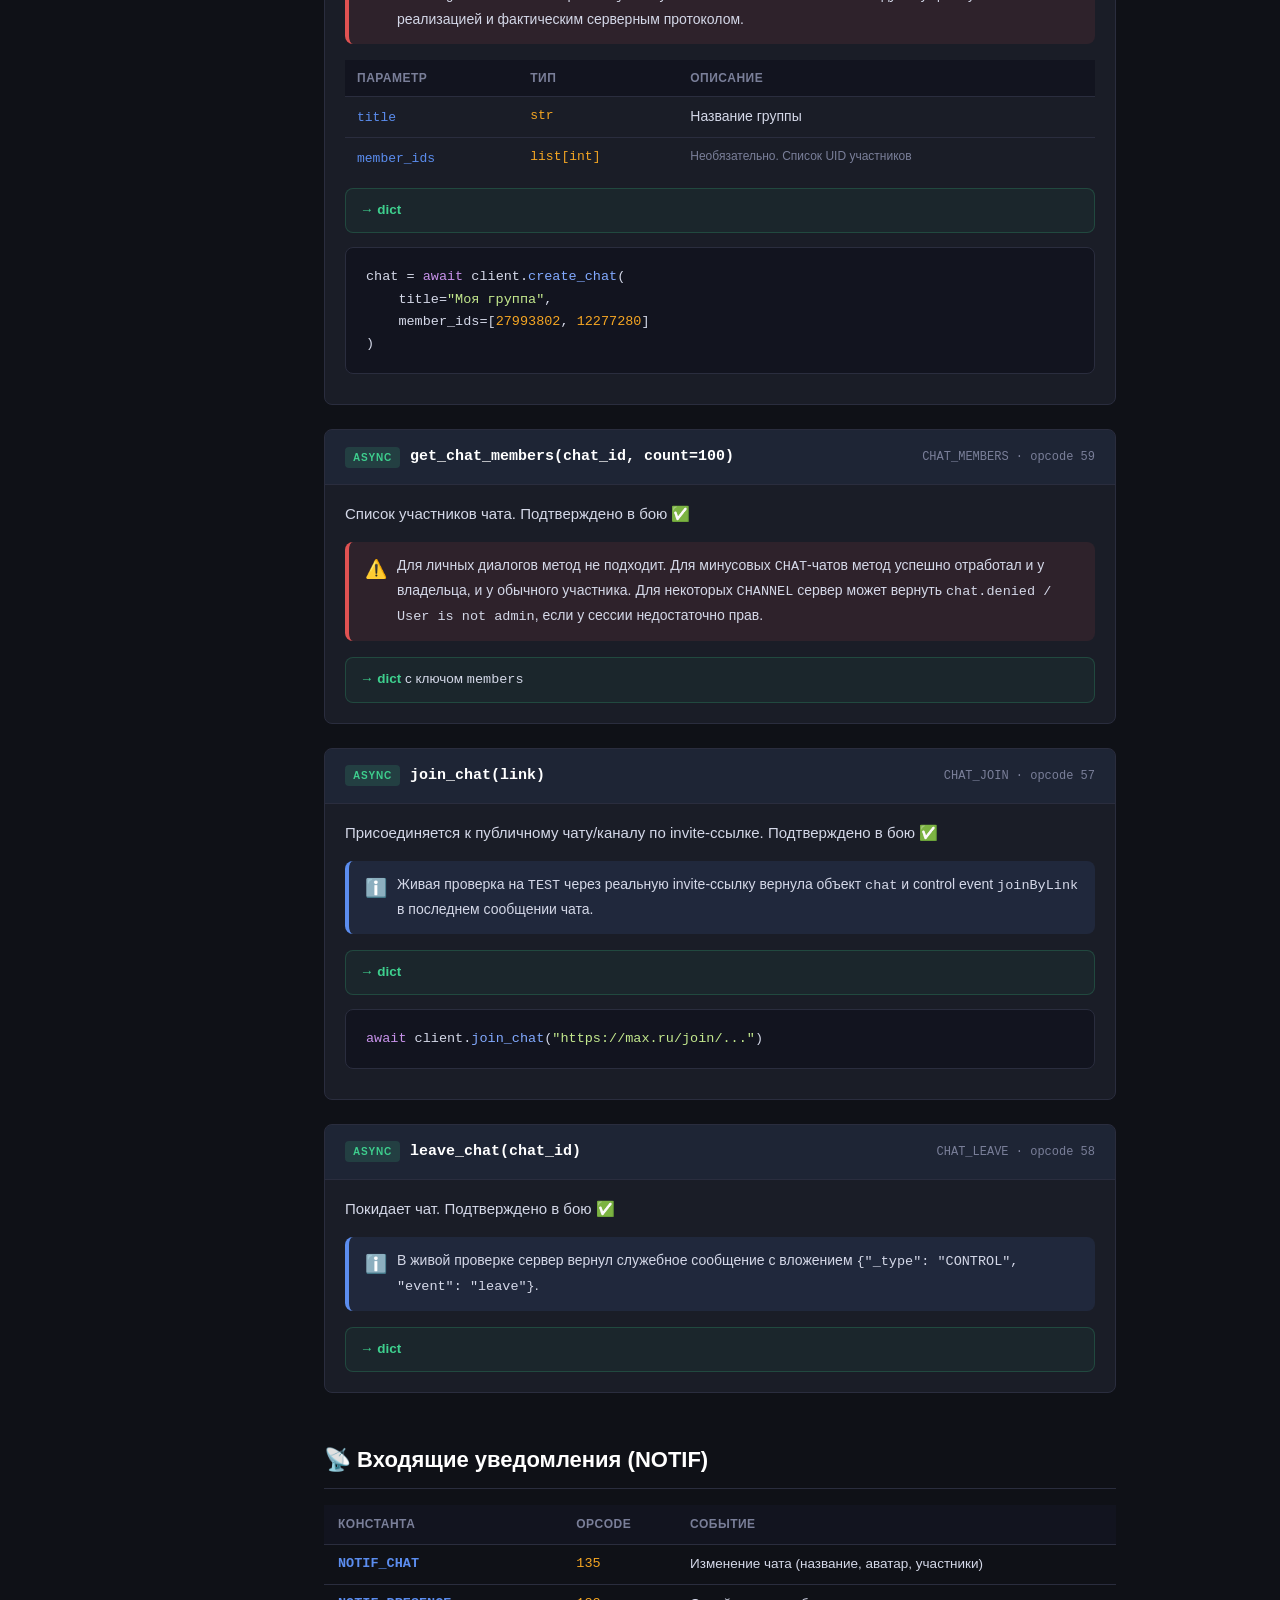
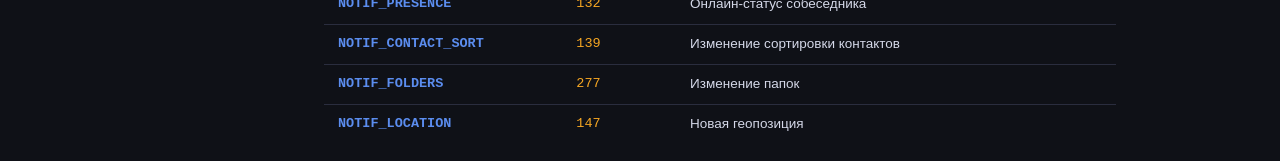
<file: docs/chats.html>
<!DOCTYPE html>
<html lang="ru">
<head>
  <meta charset="UTF-8">
  <meta name="viewport" content="width=device-width, initial-scale=1.0">
  <title>Чаты — MAX API</title>
  <link rel="stylesheet" href="style.css">
</head>
<body>

<nav class="sidebar">
  <div class="sidebar-logo">
    <a href="index.html">
      <div class="logo-icon">M</div>
      <div>
        <div class="logo-text">MAX API</div>
        <div class="logo-sub">Python Library</div>
      </div>
    </a>
  </div>
  <span class="nav-section">Начало работы</span>
  <a href="index.html"><span class="nav-icon">🏠</span> Обзор</a>
  <a href="quickstart.html"><span class="nav-icon">⚡</span> Быстрый старт</a>
  <span class="nav-section">API Reference</span>
  <a href="auth.html"><span class="nav-icon">🔑</span> Авторизация</a>
  <a href="chats.html" class="active"><span class="nav-icon">💬</span> Чаты</a>
  <a href="messages.html"><span class="nav-icon">✉️</span> Сообщения</a>
  <a href="contacts.html"><span class="nav-icon">👥</span> Контакты</a>
  <a href="events.html"><span class="nav-icon">⚡</span> События</a>
  <span class="nav-section">Справочник</span>
  <a href="opcodes.html"><span class="nav-icon">🔢</span> Таблица OpCode</a>
</nav>

<main class="content">
  <div class="breadcrumb"><a href="index.html">Главная</a> / Чаты</div>
  <h1>💬 Чаты</h1>
  <p>Список чатов, история сообщений, создание, настройки, участники.</p>

  <!-- cached_chats -->
  <div class="method">
    <div class="method-header">
      <span class="method-badge badge-prop">property</span>
      <code>client.cached_chats</code>
    </div>
    <div class="method-body">
      <p>Список чатов из кэша LOGIN-ответа. Заполняется после успешного <code>LOGIN</code>, без дополнительных запросов. Подтверждено ✅</p>
      <div class="returns"><strong>→ list[dict]</strong></div>
      <h3>Структура объекта чата</h3>
      <table class="params-table">
        <thead><tr><th>Ключ</th><th>Тип</th><th>Описание</th></tr></thead>
        <tbody>
          <tr><td><code>id</code></td><td class="type">int</td><td>ID чата</td></tr>
          <tr><td><code>type</code></td><td class="type">str</td><td><code>DIALOG</code>, <code>GROUP</code>, <code>CHANNEL</code></td></tr>
          <tr><td><code>status</code></td><td class="type">str</td><td><code>ACTIVE</code>, <code>BLOCKED</code></td></tr>
          <tr><td><code>newMessages</code></td><td class="type">int</td><td>Количество непрочитанных</td></tr>
          <tr><td><code>lastMessage</code></td><td class="type">dict</td><td>Последнее сообщение чата</td></tr>
          <tr><td><code>lastEventTime</code></td><td class="type">int</td><td>Время последнего события (Unix ms)</td></tr>
          <tr><td><code>participants</code></td><td class="type">dict</td><td>uid → timestamp (для диалогов)</td></tr>
          <tr><td><code>owner</code></td><td class="type">int</td><td>UID владельца (для групп)</td></tr>
          <tr><td><code>options</code></td><td class="type">dict</td><td>Флаги: <code>SERVICE_CHAT</code> и др.</td></tr>
        </tbody>
      </table>
      <pre>chats = client.cached_chats
<span class="kw">for</span> chat <span class="kw">in</span> chats:
    unread = chat.get(<span class="st">'newMessages'</span>, <span class="nb">0</span>)
    last   = chat.get(<span class="st">'lastMessage'</span>, {}).get(<span class="st">'text'</span>, <span class="st">''</span>)
    print(<span class="st">f"[{chat['type']}] id={chat['id']} unread={unread}"</span>)
    <span class="kw">if</span> last:
        print(<span class="st">f"  └─ {last[:60]}"</span>)</pre>
    </div>
  </div>

  <!-- get_chats -->
  <div class="method">
    <div class="method-header">
      <span class="method-badge badge-async">async</span>
      <code>get_chats()</code>
      <span class="method-opcode">Кэш LOGIN</span>
    </div>
    <div class="method-body">
      <p>
        Возвращает полный список чатов из кэша, полученного при входе (LOGIN, opcode 19).
        Никаких сетевых запросов не делает.
      </p>
      <div class="tip" style="background:#1a3a1a;border-left:4px solid #4caf50;padding:10px 14px;border-radius:4px;margin:10px 0;">
        <strong style="color:#4caf50">✅ Подтверждено</strong> — 7 чатов при тесте. Это основной способ получить список чатов.
      </div>
      <div class="returns"><strong>→ list[dict]</strong> — снапшот чатов на момент входа.</div>
    </div>
  </div>

  <!-- poll_chats -->
  <div class="method">
    <div class="method-header">
      <span class="method-badge badge-async">async</span>
      <code>poll_chats(count=50)</code>
      <span class="method-opcode">CHATS_LIST · opcode 53</span>
    </div>
    <div class="method-body">
      <p>
        Delta-опрос: запрашивает у сервера чаты, изменившиеся с момента последнего маркера.
        Автоматически мёрджит изменения в кэш и обновляет маркер для следующего вызова.
      </p>
      <div class="warn"><span class="icon">⚠️</span><div>Статус на март 2026: <strong>не подтверждено</strong>. В нескольких живых проверках метод возвращал пустой delta-список даже после нового исходящего сообщения и даже после создания нового чата в 15-секундном окне. Документацию ниже стоит читать как описание предполагаемого протокола, а не как подтверждённое рабочее поведение текущей Python-обёртки.</div></div>

      <h3>Как работает delta-sync</h3>
      <p>Протокол реализует delta-синхронизацию через поле <code>marker</code>:</p>
      <ol style="line-height:1.8">
        <li>При логине <code>LOGIN</code> отдаёт полный снапшот чатов + <code>chatMarker=N</code></li>
        <li><code>poll_chats()</code> отправляет <code>CHATS_LIST{marker: N, count: 50}</code></li>
        <li>Сервер возвращает только чаты с новой активностью начиная с маркера <code>N</code></li>
        <li>В ответе приходит новый маркер — он сохраняется для следующего <code>poll_chats()</code></li>
      </ol>

      <h3>Wire-параметры (opcode 53)</h3>
      <pre>{
  <span class="st">"marker"</span>: <span class="nb">0</span>,   <span class="cm"># обязательно! без него ошибка proto.payload</span>
  <span class="st">"count"</span>:  <span class="nb">50</span>
}</pre>
      <div class="warn">
        <span class="icon">⚠️</span>
        <div>
          Поле <code>marker</code> обязательно — его отсутствие вызывает ошибку
          <code>proto.payload: Field requirement failed: marker</code>.<br>
          Передача <code>types</code> или <code>withLastMessage</code> вызывает немедленный
          TCP-дисконнект (битые параметры сервера).
        </div>
      </div>

      <div class="returns"><strong>→ list[dict]</strong> — список изменившихся чатов (пустой, если нет новых).</div>
      <h3>Пример</h3>
      <pre><span class="cm"># Получить все чаты (снапшот при входе)</span>
chats = <span class="kw">await</span> client.<span class="fn">get_chats</span>()

<span class="cm"># Получить обновления чатов с момента последнего опроса</span>
delta = <span class="kw">await</span> client.<span class="fn">poll_chats</span>()
<span class="kw">if</span> delta:
    print(<span class="st">f"Обновилось {len(delta)} чатов"</span>)</pre>
    </div>
  </div>

  <!-- get_chat_history -->
  <div class="method">
    <div class="method-header">
      <span class="method-badge badge-async">async</span>
      <code>get_chat_history(chat_id, count=20, from_msg=None)</code>
      <span class="method-opcode">CHAT_HISTORY · opcode 49</span>
    </div>
    <div class="method-body">
      <p>Загружает историю сообщений чата. Подтверждено ✅</p>
      <table class="params-table">
        <thead><tr><th>Параметр</th><th>Тип</th><th>Описание</th></tr></thead>
        <tbody>
          <tr><td><code>chat_id</code></td><td class="type">int</td><td>ID чата</td></tr>
          <tr><td><code>count</code></td><td class="type">int</td><td>Количество сообщений (backward). По умолчанию 20.</td></tr>
          <tr><td><code>from_msg</code></td><td class="type">int</td><td class="optional">Необязательно. Точка отчёта (Unix ms). По умолчанию — текущее время.</td></tr>
        </tbody>
      </table>
      <div class="returns"><strong>→ dict</strong> с ключом <code>messages</code> (list)</div>

      <h3>Wire-параметры запроса</h3>
      <pre>{
  <span class="st">"chatId"</span>:      <span class="nb">34540359</span>,
  <span class="st">"from"</span>:        <span class="nb">1774188368109</span>,  <span class="cm"># текущее время в ms ← обязательно!</span>
  <span class="st">"backward"</span>:    <span class="nb">20</span>,
  <span class="st">"forward"</span>:     <span class="nb">0</span>,
  <span class="st">"getMessages"</span>: <span class="nb">true</span>,
  <span class="st">"getChat"</span>:     <span class="nb">false</span>,
  <span class="st">"itemType"</span>:    <span class="st">"REGULAR"</span>,  <span class="cm"># или "DELAYED"</span>
  <span class="st">"interactive"</span>: <span class="nb">true</span>
}</pre>
      <div class="warn">
        <span class="icon">⚠️</span>
        <div>Поле <code>from</code> обязательно. Без него сервер вернёт пустой ответ.
        Допустимые значения <code>itemType</code>: <code>"REGULAR"</code> и <code>"DELAYED"</code>.</div>
      </div>

      <h3>Структура сообщения в ответе</h3>
      <table class="params-table">
        <thead><tr><th>Ключ</th><th>Тип</th><th>Описание</th></tr></thead>
        <tbody>
          <tr><td><code>id</code></td><td class="type">int</td><td>ID сообщения (64-бит)</td></tr>
          <tr><td><code>time</code></td><td class="type">int</td><td>Время отправки (Unix ms)</td></tr>
          <tr><td><code>type</code></td><td class="type">str</td><td><code>USER</code>, <code>SYSTEM</code>, <code>BOT</code></td></tr>
          <tr><td><code>sender</code></td><td class="type">int</td><td>UID отправителя</td></tr>
          <tr><td><code>text</code></td><td class="type">str</td><td>Текст сообщения</td></tr>
          <tr><td><code>attaches</code></td><td class="type">list</td><td>Вложения (фото, файлы и т.д.)</td></tr>
          <tr><td><code>elements</code></td><td class="type">list</td><td>Форматирование (BOLD, LINK и т.д.)</td></tr>
        </tbody>
      </table>

      <h3>Пример</h3>
      <pre>data = <span class="kw">await</span> client.<span class="fn">get_chat_history</span>(chat_id=<span class="nb">34540359</span>, count=<span class="nb">10</span>)
<span class="kw">for</span> msg <span class="kw">in</span> data.get(<span class="st">"messages"</span>, []):
    text = msg.get(<span class="st">"text"</span>, <span class="st">""</span>)[:80]
    print(<span class="st">f"[{msg['sender']}]: {text}"</span>)</pre>
    </div>
  </div>

  <!-- get_chat_info -->
  <div class="method">
    <div class="method-header">
      <span class="method-badge badge-async">async</span>
      <code>get_chat_info(chat_id)</code>
      <span class="method-opcode">CHAT_INFO · opcode 48</span>
    </div>
    <div class="method-body">
      <p>Возвращает полную информацию о чате. Статус текущей Python-обёртки: <strong>проблемный / не подтверждён</strong>.</p>
      <div class="warn"><span class="icon">⚠️</span><div>Живая проверка показала, что текущий вызов с параметром <code>{"chatId": id}</code> не совпадает с реальным ожидаемым wire-форматом сервера. Для <code>DIALOG</code> пришла ошибка <code>{"error": "proto.payload", "message": "'chatIds' or 'link' must be present"}</code>.</div></div>
      <div class="warn"><span class="icon">⚠️</span><div>Дополнительная проверка на <code>CHANNEL</code> с отрицательным id привела к TCP-дисконнекту. Поэтому метод пока нельзя считать рабочим ни для <code>DIALOG</code>, ни для групп/каналов, несмотря на более ранние предположения.</div></div>
      <div class="note"><span class="icon">ℹ️</span><div>Практический вывод: проблема, вероятно, не в самом opcode 48, а в том, что Python-обёртка отправляет неправильную структуру параметров. До отдельной верификации безопаснее считать <code>get_chat_info()</code> экспериментальным методом.</div></div>
      <div class="returns"><strong>→ dict</strong></div>
      <pre>info = <span class="kw">await</span> client.<span class="fn">get_chat_info</span>(chat_id=<span class="nb">34540359</span>)</pre>
    </div>
  </div>

  <!-- create_chat -->
  <div class="method">
    <div class="method-header">
      <span class="method-badge badge-async">async</span>
      <code>create_chat(title, member_ids=None)</code>
      <span class="method-opcode">CHAT_CREATE · opcode 63</span>
    </div>
    <div class="method-body">
      <p>Создаёт новый групповой чат. Статус текущей Python-обёртки: <strong>проблемный / не подтверждён</strong>.</p>
      <div class="warn"><span class="icon">⚠️</span><div>Живая проверка на реальной авторизованной сессии показала, что текущий вызов <code>create_chat(title, member_ids=None)</code> стабильно возвращает <code>{"error": "proto.opcode", "message": "Unknown opcode"}</code>. Это указывает на несоответствие между текущей Python-реализацией и фактическим серверным протоколом.</div></div>
      <table class="params-table">
        <thead><tr><th>Параметр</th><th>Тип</th><th>Описание</th></tr></thead>
        <tbody>
          <tr><td><code>title</code></td><td class="type">str</td><td>Название группы</td></tr>
          <tr><td><code>member_ids</code></td><td class="type">list[int]</td><td class="optional">Необязательно. Список UID участников</td></tr>
        </tbody>
      </table>
      <div class="returns"><strong>→ dict</strong></div>
      <pre>chat = <span class="kw">await</span> client.<span class="fn">create_chat</span>(
    title=<span class="st">"Моя группа"</span>,
    member_ids=[<span class="nb">27993802</span>, <span class="nb">12277280</span>]
)</pre>
    </div>
  </div>

  <!-- get_chat_members -->
  <div class="method">
    <div class="method-header">
      <span class="method-badge badge-async">async</span>
      <code>get_chat_members(chat_id, count=100)</code>
      <span class="method-opcode">CHAT_MEMBERS · opcode 59</span>
    </div>
    <div class="method-body">
      <p>Список участников чата. Подтверждено в бою ✅</p>
      <div class="warn"><span class="icon">⚠️</span><div>Для личных диалогов метод не подходит. Для минусовых <code>CHAT</code>-чатов метод успешно отработал и у владельца, и у обычного участника. Для некоторых <code>CHANNEL</code> сервер может вернуть <code>chat.denied / User is not admin</code>, если у сессии недостаточно прав.</div></div>
      <div class="returns"><strong>→ dict</strong> с ключом <code>members</code></div>
    </div>
  </div>

  <!-- join_chat / leave_chat -->
  <div class="method">
    <div class="method-header">
      <span class="method-badge badge-async">async</span>
      <code>join_chat(link)</code>
      <span class="method-opcode">CHAT_JOIN · opcode 57</span>
    </div>
    <div class="method-body">
      <p>Присоединяется к публичному чату/каналу по invite-ссылке. Подтверждено в бою ✅</p>
      <div class="note"><span class="icon">ℹ️</span><div>Живая проверка на <code>TEST</code> через реальную invite-ссылку вернула объект <code>chat</code> и control event <code>joinByLink</code> в последнем сообщении чата.</div></div>
      <div class="returns"><strong>→ dict</strong></div>
      <pre><span class="kw">await</span> client.<span class="fn">join_chat</span>(<span class="st">"https://max.ru/join/..."</span>)</pre>
    </div>
  </div>

  <div class="method">
    <div class="method-header">
      <span class="method-badge badge-async">async</span>
      <code>leave_chat(chat_id)</code>
      <span class="method-opcode">CHAT_LEAVE · opcode 58</span>
    </div>
    <div class="method-body">
      <p>Покидает чат. Подтверждено в бою ✅</p>
      <div class="note"><span class="icon">ℹ️</span><div>В живой проверке сервер вернул служебное сообщение с вложением <code>{"_type": "CONTROL", "event": "leave"}</code>.</div></div>
      <div class="returns"><strong>→ dict</strong></div>
    </div>
  </div>

  <!-- Уведомления чатов -->
  <h2>📡 Входящие уведомления (NOTIF)</h2>
  <table class="opcode-table">
    <thead><tr><th>Константа</th><th>Opcode</th><th>Событие</th></tr></thead>
    <tbody>
      <tr><td>NOTIF_CHAT</td><td>135</td><td>Изменение чата (название, аватар, участники)</td></tr>
      <tr><td>NOTIF_PRESENCE</td><td>132</td><td>Онлайн-статус собеседника</td></tr>
      <tr><td>NOTIF_CONTACT_SORT</td><td>139</td><td>Изменение сортировки контактов</td></tr>
      <tr><td>NOTIF_FOLDERS</td><td>277</td><td>Изменение папок</td></tr>
      <tr><td>NOTIF_LOCATION</td><td>147</td><td>Новая геопозиция</td></tr>
    </tbody>
  </table>

</main>
</body>
</html>
</file>
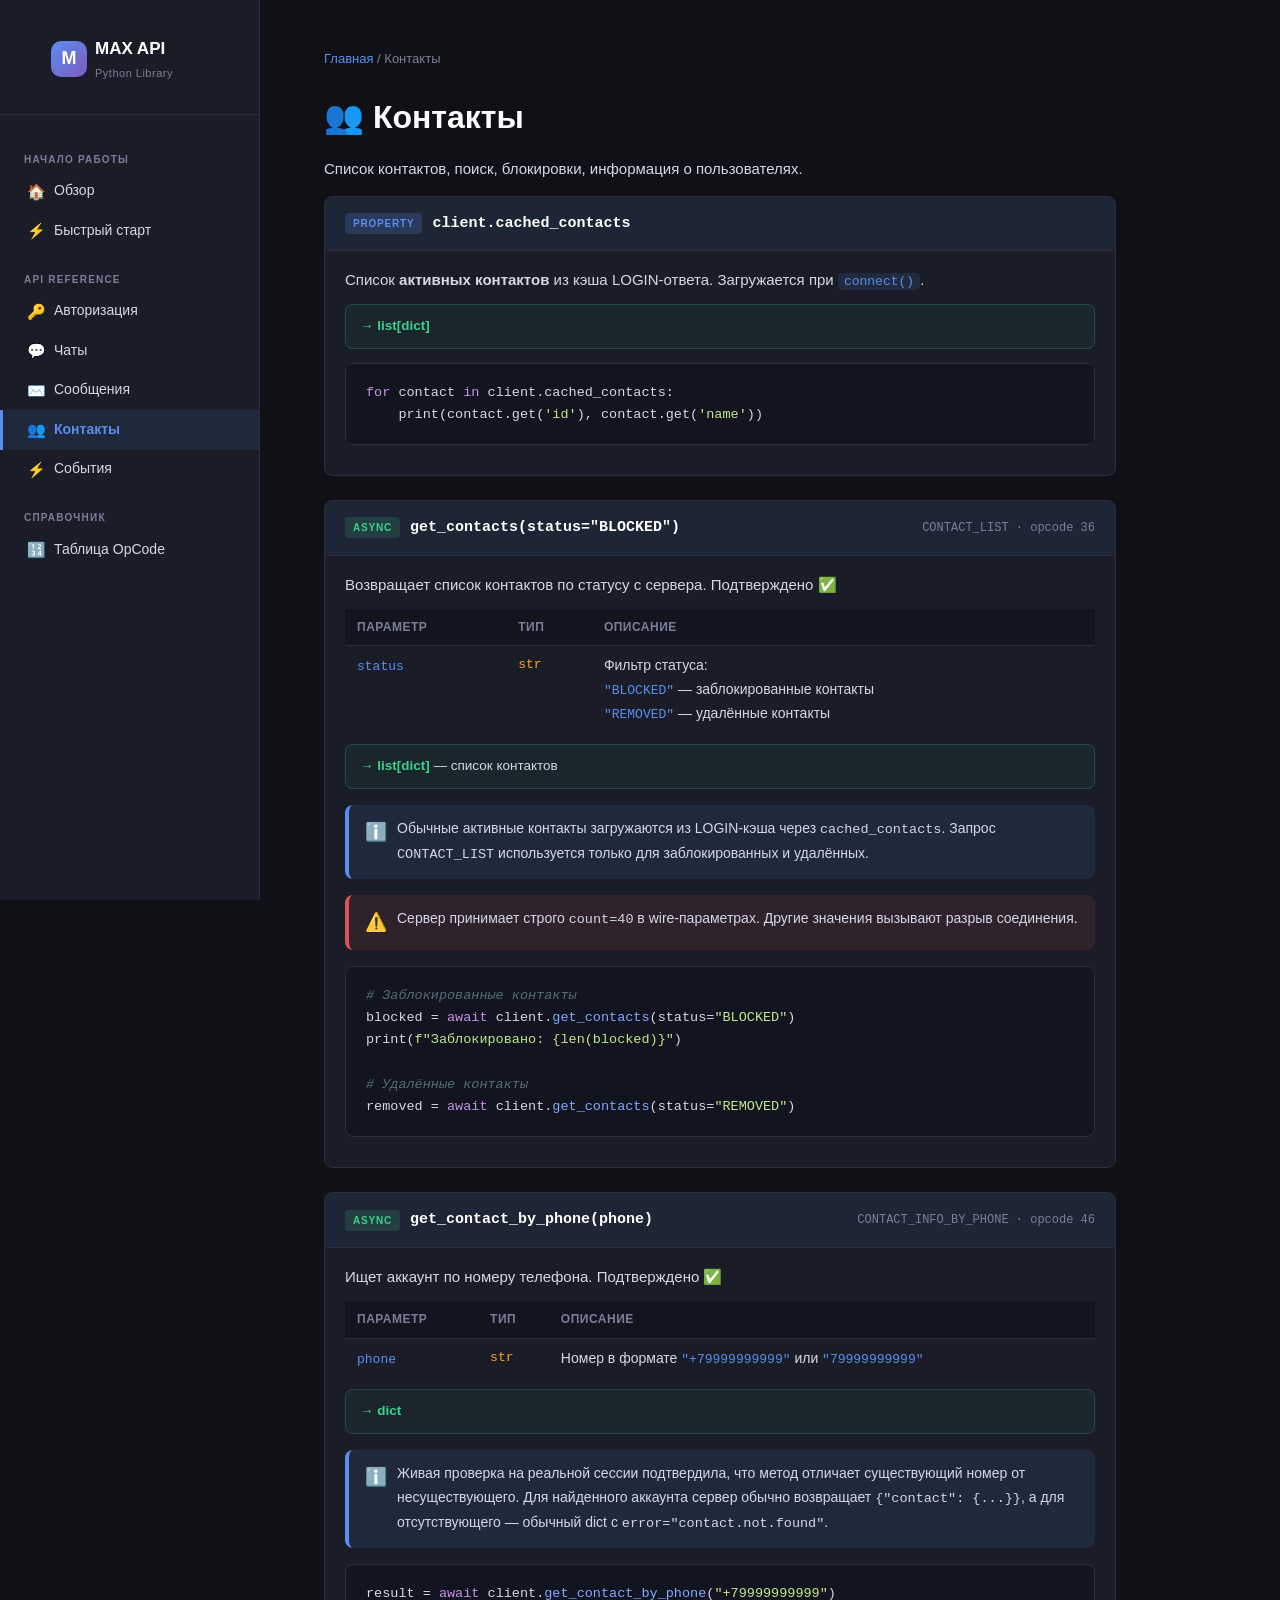
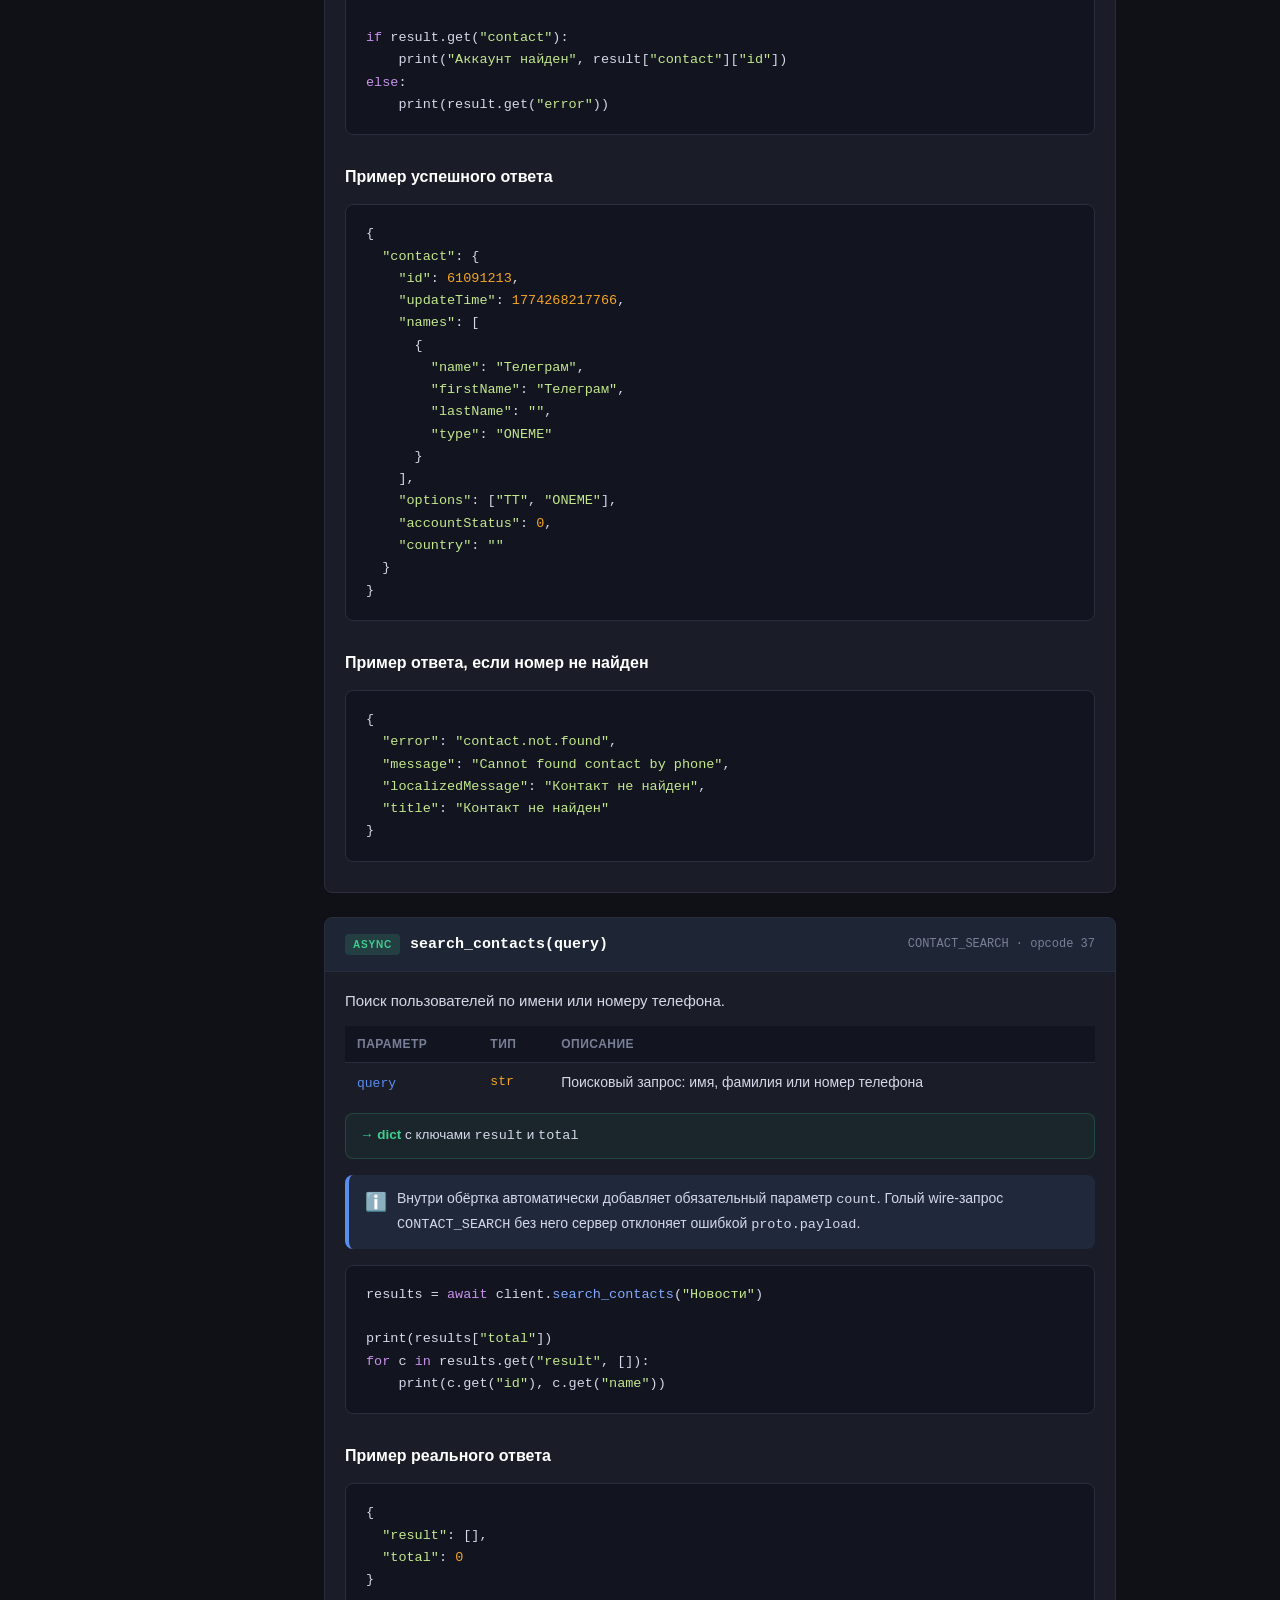
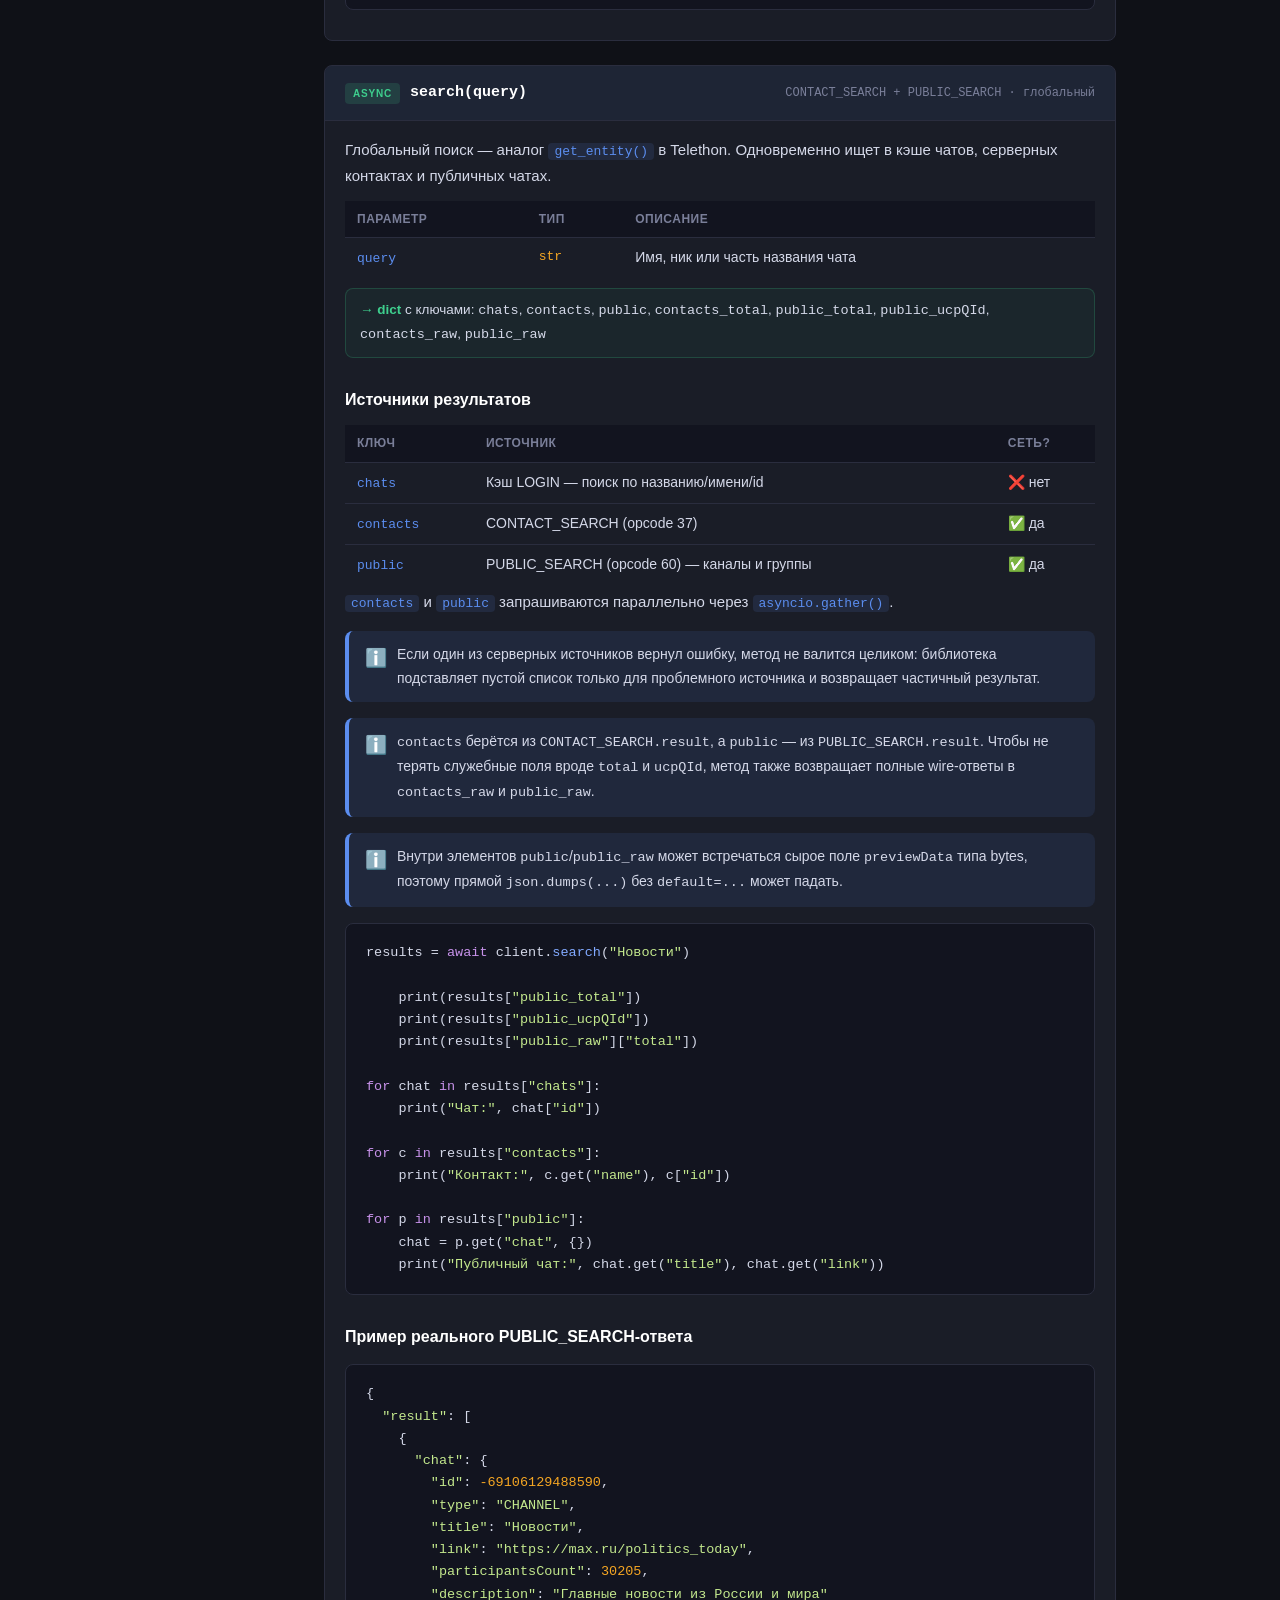
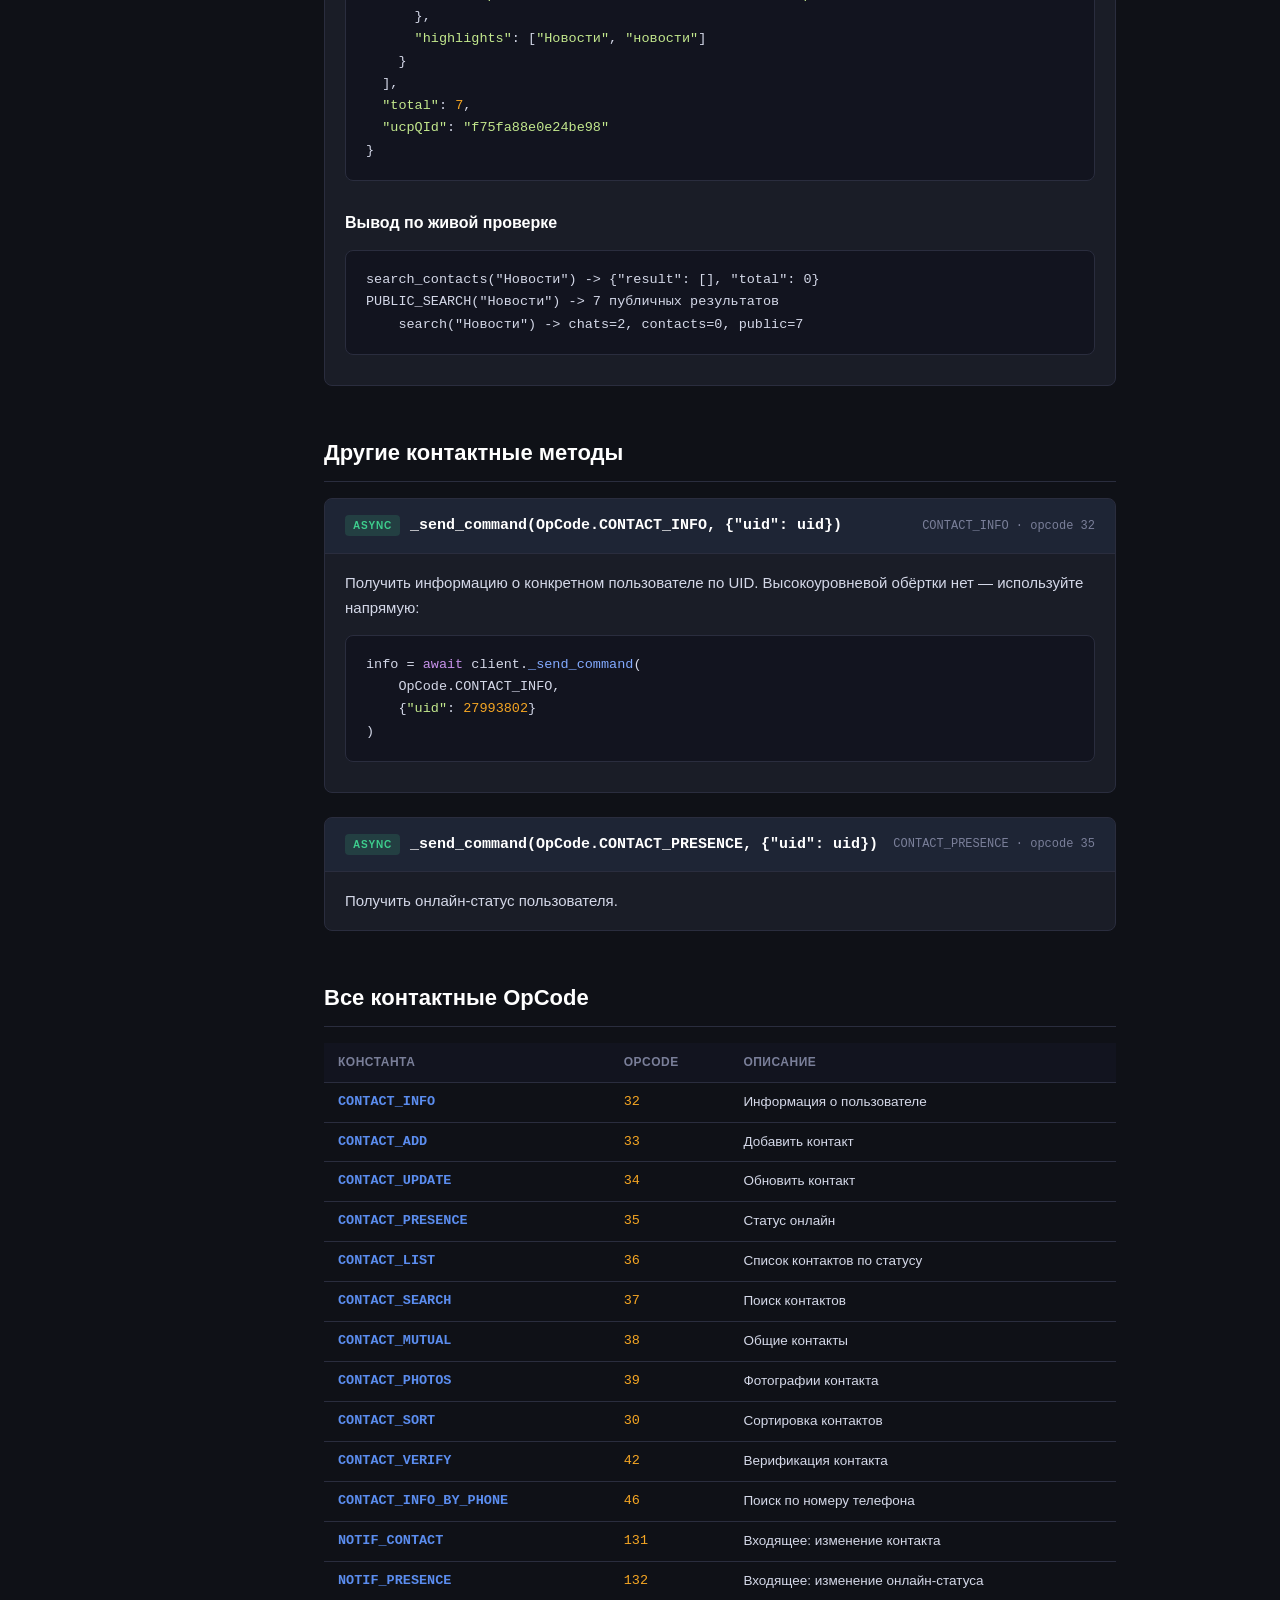
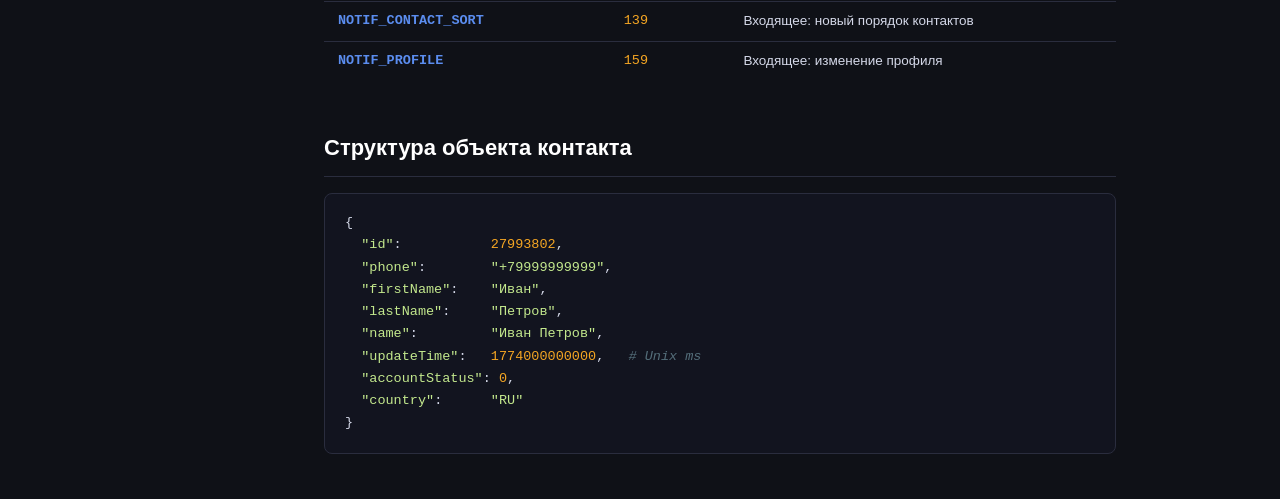
<file: docs/contacts.html>
<!DOCTYPE html>
<html lang="ru">
<head>
  <meta charset="UTF-8">
  <meta name="viewport" content="width=device-width, initial-scale=1.0">
  <title>Контакты — MAX API</title>
  <link rel="stylesheet" href="style.css">
</head>
<body>

<nav class="sidebar">
  <div class="sidebar-logo">
    <a href="index.html">
      <div class="logo-icon">M</div>
      <div>
        <div class="logo-text">MAX API</div>
        <div class="logo-sub">Python Library</div>
      </div>
    </a>
  </div>
  <span class="nav-section">Начало работы</span>
  <a href="index.html"><span class="nav-icon">🏠</span> Обзор</a>
  <a href="quickstart.html"><span class="nav-icon">⚡</span> Быстрый старт</a>
  <span class="nav-section">API Reference</span>
  <a href="auth.html"><span class="nav-icon">🔑</span> Авторизация</a>
  <a href="chats.html"><span class="nav-icon">💬</span> Чаты</a>
  <a href="messages.html"><span class="nav-icon">✉️</span> Сообщения</a>
  <a href="contacts.html" class="active"><span class="nav-icon">👥</span> Контакты</a>
  <a href="events.html"><span class="nav-icon">⚡</span> События</a>
  <span class="nav-section">Справочник</span>
  <a href="opcodes.html"><span class="nav-icon">🔢</span> Таблица OpCode</a>
</nav>

<main class="content">
  <div class="breadcrumb"><a href="index.html">Главная</a> / Контакты</div>
  <h1>👥 Контакты</h1>
  <p>Список контактов, поиск, блокировки, информация о пользователях.</p>

  <!-- cached_contacts -->
  <div class="method">
    <div class="method-header">
      <span class="method-badge badge-prop">property</span>
      <code>client.cached_contacts</code>
    </div>
    <div class="method-body">
      <p>Список <strong>активных контактов</strong> из кэша LOGIN-ответа. Загружается при <code>connect()</code>.</p>
      <div class="returns"><strong>→ list[dict]</strong></div>
      <pre><span class="kw">for</span> contact <span class="kw">in</span> client.cached_contacts:
    print(contact.get(<span class="st">'id'</span>), contact.get(<span class="st">'name'</span>))</pre>
    </div>
  </div>

  <!-- get_contacts -->
  <div class="method">
    <div class="method-header">
      <span class="method-badge badge-async">async</span>
      <code>get_contacts(status="BLOCKED")</code>
      <span class="method-opcode">CONTACT_LIST · opcode 36</span>
    </div>
    <div class="method-body">
      <p>Возвращает список контактов по статусу с сервера. Подтверждено ✅</p>
      <table class="params-table">
        <thead><tr><th>Параметр</th><th>Тип</th><th>Описание</th></tr></thead>
        <tbody>
          <tr>
            <td><code>status</code></td>
            <td class="type">str</td>
            <td>
              Фильтр статуса:<br>
              <code>"BLOCKED"</code> — заблокированные контакты<br>
              <code>"REMOVED"</code> — удалённые контакты
            </td>
          </tr>
        </tbody>
      </table>
      <div class="returns"><strong>→ list[dict]</strong> — список контактов</div>

      <div class="note">
        <span class="icon">ℹ️</span>
        <div>Обычные активные контакты загружаются из LOGIN-кэша через <code>cached_contacts</code>.
        Запрос <code>CONTACT_LIST</code> используется только для заблокированных и удалённых.</div>
      </div>

      <div class="warn">
        <span class="icon">⚠️</span>
        <div>Сервер принимает строго <code>count=40</code> в wire-параметрах. Другие значения
        вызывают разрыв соединения.</div>
      </div>

      <pre><span class="cm"># Заблокированные контакты</span>
blocked = <span class="kw">await</span> client.<span class="fn">get_contacts</span>(status=<span class="st">"BLOCKED"</span>)
print(<span class="st">f"Заблокировано: {len(blocked)}"</span>)

<span class="cm"># Удалённые контакты</span>
removed = <span class="kw">await</span> client.<span class="fn">get_contacts</span>(status=<span class="st">"REMOVED"</span>)</pre>
    </div>
  </div>

  <!-- get_contact_by_phone -->
  <div class="method">
    <div class="method-header">
      <span class="method-badge badge-async">async</span>
      <code>get_contact_by_phone(phone)</code>
      <span class="method-opcode">CONTACT_INFO_BY_PHONE · opcode 46</span>
    </div>
    <div class="method-body">
      <p>Ищет аккаунт по номеру телефона. Подтверждено ✅</p>
      <table class="params-table">
        <thead><tr><th>Параметр</th><th>Тип</th><th>Описание</th></tr></thead>
        <tbody>
          <tr><td><code>phone</code></td><td class="type">str</td><td>Номер в формате <code>"+79999999999"</code> или <code>"79999999999"</code></td></tr>
        </tbody>
      </table>
      <div class="returns"><strong>→ dict</strong></div>
      <div class="note"><span class="icon">ℹ️</span><div>Живая проверка на реальной сессии подтвердила, что метод отличает существующий номер от несуществующего. Для найденного аккаунта сервер обычно возвращает <code>{"contact": {...}}</code>, а для отсутствующего — обычный dict с <code>error="contact.not.found"</code>.</div></div>
      <pre>result = <span class="kw">await</span> client.<span class="fn">get_contact_by_phone</span>(<span class="st">"+79999999999"</span>)

<span class="kw">if</span> result.get(<span class="st">"contact"</span>):
    print(<span class="st">"Аккаунт найден"</span>, result[<span class="st">"contact"</span>][<span class="st">"id"</span>])
<span class="kw">else</span>:
    print(result.get(<span class="st">"error"</span>))</pre>

      <h3>Пример успешного ответа</h3>
      <pre>{
  <span class="st">"contact"</span>: {
    <span class="st">"id"</span>: <span class="nb">61091213</span>,
    <span class="st">"updateTime"</span>: <span class="nb">1774268217766</span>,
    <span class="st">"names"</span>: [
      {
        <span class="st">"name"</span>: <span class="st">"Телеграм"</span>,
        <span class="st">"firstName"</span>: <span class="st">"Телеграм"</span>,
        <span class="st">"lastName"</span>: <span class="st">""</span>,
        <span class="st">"type"</span>: <span class="st">"ONEME"</span>
      }
    ],
    <span class="st">"options"</span>: [<span class="st">"TT"</span>, <span class="st">"ONEME"</span>],
    <span class="st">"accountStatus"</span>: <span class="nb">0</span>,
    <span class="st">"country"</span>: <span class="st">""</span>
  }
}</pre>

      <h3>Пример ответа, если номер не найден</h3>
      <pre>{
  <span class="st">"error"</span>: <span class="st">"contact.not.found"</span>,
  <span class="st">"message"</span>: <span class="st">"Cannot found contact by phone"</span>,
  <span class="st">"localizedMessage"</span>: <span class="st">"Контакт не найден"</span>,
  <span class="st">"title"</span>: <span class="st">"Контакт не найден"</span>
}</pre>
    </div>
  </div>

  <!-- search_contacts -->
  <div class="method">
    <div class="method-header">
      <span class="method-badge badge-async">async</span>
      <code>search_contacts(query)</code>
      <span class="method-opcode">CONTACT_SEARCH · opcode 37</span>
    </div>
    <div class="method-body">
      <p>Поиск пользователей по имени или номеру телефона.</p>
      <table class="params-table">
        <thead><tr><th>Параметр</th><th>Тип</th><th>Описание</th></tr></thead>
        <tbody>
          <tr><td><code>query</code></td><td class="type">str</td><td>Поисковый запрос: имя, фамилия или номер телефона</td></tr>
        </tbody>
      </table>
      <div class="returns"><strong>→ dict</strong> с ключами <code>result</code> и <code>total</code></div>
      <div class="note"><span class="icon">ℹ️</span><div>Внутри обёртка автоматически добавляет обязательный параметр <code>count</code>. Голый wire-запрос <code>CONTACT_SEARCH</code> без него сервер отклоняет ошибкой <code>proto.payload</code>.</div></div>
      <pre>results = <span class="kw">await</span> client.<span class="fn">search_contacts</span>(<span class="st">"Новости"</span>)

print(results[<span class="st">"total"</span>])
<span class="kw">for</span> c <span class="kw">in</span> results.get(<span class="st">"result"</span>, []):
    print(c.get(<span class="st">"id"</span>), c.get(<span class="st">"name"</span>))</pre>

      <h3>Пример реального ответа</h3>
      <pre>{
  <span class="st">"result"</span>: [],
  <span class="st">"total"</span>: <span class="nb">0</span>
}</pre>
    </div>
  </div>

  <!-- search -->
  <div class="method">
    <div class="method-header">
      <span class="method-badge badge-async">async</span>
      <code>search(query)</code>
      <span class="method-opcode">CONTACT_SEARCH + PUBLIC_SEARCH · глобальный</span>
    </div>
    <div class="method-body">
      <p>
        Глобальный поиск — аналог <code>get_entity()</code> в Telethon.
        Одновременно ищет в кэше чатов, серверных контактах и публичных чатах.
      </p>
      <table class="params-table">
        <thead><tr><th>Параметр</th><th>Тип</th><th>Описание</th></tr></thead>
        <tbody>
          <tr><td><code>query</code></td><td class="type">str</td><td>Имя, ник или часть названия чата</td></tr>
        </tbody>
      </table>

      <div class="returns"><strong>→ dict</strong> с ключами:
        <code>chats</code>, <code>contacts</code>, <code>public</code>,
        <code>contacts_total</code>, <code>public_total</code>, <code>public_ucpQId</code>,
        <code>contacts_raw</code>, <code>public_raw</code>
      </div>

      <h3>Источники результатов</h3>
      <table class="params-table">
        <thead><tr><th>Ключ</th><th>Источник</th><th>Сеть?</th></tr></thead>
        <tbody>
          <tr><td><code>chats</code></td><td>Кэш LOGIN — поиск по названию/имени/id</td><td>❌ нет</td></tr>
          <tr><td><code>contacts</code></td><td>CONTACT_SEARCH (opcode 37)</td><td>✅ да</td></tr>
          <tr><td><code>public</code></td><td>PUBLIC_SEARCH (opcode 60) — каналы и группы</td><td>✅ да</td></tr>
        </tbody>
      </table>
      <p><code>contacts</code> и <code>public</code> запрашиваются параллельно через <code>asyncio.gather()</code>.</p>
      <div class="note"><span class="icon">ℹ️</span><div>Если один из серверных источников вернул ошибку, метод не валится целиком: библиотека подставляет пустой список только для проблемного источника и возвращает частичный результат.</div></div>
      <div class="note"><span class="icon">ℹ️</span><div><code>contacts</code> берётся из <code>CONTACT_SEARCH.result</code>, а <code>public</code> — из <code>PUBLIC_SEARCH.result</code>. Чтобы не терять служебные поля вроде <code>total</code> и <code>ucpQId</code>, метод также возвращает полные wire-ответы в <code>contacts_raw</code> и <code>public_raw</code>.</div></div>
      <div class="note"><span class="icon">ℹ️</span><div>Внутри элементов <code>public</code>/<code>public_raw</code> может встречаться сырое поле <code>previewData</code> типа bytes, поэтому прямой <code>json.dumps(...)</code> без <code>default=...</code> может падать.</div></div>

      <pre>results = <span class="kw">await</span> client.<span class="fn">search</span>(<span class="st">"Новости"</span>)

    print(results[<span class="st">"public_total"</span>])
    print(results[<span class="st">"public_ucpQId"</span>])
    print(results[<span class="st">"public_raw"</span>][<span class="st">"total"</span>])

<span class="kw">for</span> chat <span class="kw">in</span> results[<span class="st">"chats"</span>]:
    print(<span class="st">"Чат:"</span>, chat[<span class="st">"id"</span>])

<span class="kw">for</span> c <span class="kw">in</span> results[<span class="st">"contacts"</span>]:
    print(<span class="st">"Контакт:"</span>, c.get(<span class="st">"name"</span>), c[<span class="st">"id"</span>])

<span class="kw">for</span> p <span class="kw">in</span> results[<span class="st">"public"</span>]:
    chat = p.get(<span class="st">"chat"</span>, {})
    print(<span class="st">"Публичный чат:"</span>, chat.get(<span class="st">"title"</span>), chat.get(<span class="st">"link"</span>))</pre>

      <h3>Пример реального PUBLIC_SEARCH-ответа</h3>
      <pre>{
  <span class="st">"result"</span>: [
    {
      <span class="st">"chat"</span>: {
        <span class="st">"id"</span>: <span class="nb">-69106129488590</span>,
        <span class="st">"type"</span>: <span class="st">"CHANNEL"</span>,
        <span class="st">"title"</span>: <span class="st">"Новости"</span>,
        <span class="st">"link"</span>: <span class="st">"https://max.ru/politics_today"</span>,
        <span class="st">"participantsCount"</span>: <span class="nb">30205</span>,
        <span class="st">"description"</span>: <span class="st">"Главные новости из России и мира"</span>
      },
      <span class="st">"highlights"</span>: [<span class="st">"Новости"</span>, <span class="st">"новости"</span>]
    }
  ],
  <span class="st">"total"</span>: <span class="nb">7</span>,
  <span class="st">"ucpQId"</span>: <span class="st">"f75fa88e0e24be98"</span>
}</pre>

      <h3>Вывод по живой проверке</h3>
      <pre>search_contacts("Новости") -> {"result": [], "total": 0}
PUBLIC_SEARCH("Новости") -> 7 публичных результатов
    search("Новости") -> chats=2, contacts=0, public=7</pre>
    </div>
  </div>

  <!-- contact_info -->
  <h2>Другие контактные методы</h2>

  <div class="method">
    <div class="method-header">
      <span class="method-badge badge-async">async</span>
      <code>_send_command(OpCode.CONTACT_INFO, {"uid": uid})</code>
      <span class="method-opcode">CONTACT_INFO · opcode 32</span>
    </div>
    <div class="method-body">
      <p>Получить информацию о конкретном пользователе по UID. Высокоуровневой обёртки нет — используйте напрямую:</p>
      <pre>info = <span class="kw">await</span> client.<span class="fn">_send_command</span>(
    OpCode.CONTACT_INFO,
    {<span class="st">"uid"</span>: <span class="nb">27993802</span>}
)</pre>
    </div>
  </div>

  <div class="method">
    <div class="method-header">
      <span class="method-badge badge-async">async</span>
      <code>_send_command(OpCode.CONTACT_PRESENCE, {"uid": uid})</code>
      <span class="method-opcode">CONTACT_PRESENCE · opcode 35</span>
    </div>
    <div class="method-body">
      <p>Получить онлайн-статус пользователя.</p>
    </div>
  </div>

  <!-- OpCodes таблица -->
  <h2>Все контактные OpCode</h2>
  <table class="opcode-table">
    <thead><tr><th>Константа</th><th>Opcode</th><th>Описание</th></tr></thead>
    <tbody>
      <tr><td>CONTACT_INFO</td><td>32</td><td>Информация о пользователе</td></tr>
      <tr><td>CONTACT_ADD</td><td>33</td><td>Добавить контакт</td></tr>
      <tr><td>CONTACT_UPDATE</td><td>34</td><td>Обновить контакт</td></tr>
      <tr><td>CONTACT_PRESENCE</td><td>35</td><td>Статус онлайн</td></tr>
      <tr><td>CONTACT_LIST</td><td>36</td><td>Список контактов по статусу</td></tr>
      <tr><td>CONTACT_SEARCH</td><td>37</td><td>Поиск контактов</td></tr>
      <tr><td>CONTACT_MUTUAL</td><td>38</td><td>Общие контакты</td></tr>
      <tr><td>CONTACT_PHOTOS</td><td>39</td><td>Фотографии контакта</td></tr>
      <tr><td>CONTACT_SORT</td><td>30</td><td>Сортировка контактов</td></tr>
      <tr><td>CONTACT_VERIFY</td><td>42</td><td>Верификация контакта</td></tr>
      <tr><td>CONTACT_INFO_BY_PHONE</td><td>46</td><td>Поиск по номеру телефона</td></tr>
      <tr><td>NOTIF_CONTACT</td><td>131</td><td>Входящее: изменение контакта</td></tr>
      <tr><td>NOTIF_PRESENCE</td><td>132</td><td>Входящее: изменение онлайн-статуса</td></tr>
      <tr><td>NOTIF_CONTACT_SORT</td><td>139</td><td>Входящее: новый порядок контактов</td></tr>
      <tr><td>NOTIF_PROFILE</td><td>159</td><td>Входящее: изменение профиля</td></tr>
    </tbody>
  </table>

  <!-- Структура контакта -->
  <h2>Структура объекта контакта</h2>
  <pre>{
  <span class="st">"id"</span>:           <span class="nb">27993802</span>,
  <span class="st">"phone"</span>:        <span class="st">"+79999999999"</span>,
  <span class="st">"firstName"</span>:    <span class="st">"Иван"</span>,
  <span class="st">"lastName"</span>:     <span class="st">"Петров"</span>,
  <span class="st">"name"</span>:         <span class="st">"Иван Петров"</span>,
  <span class="st">"updateTime"</span>:   <span class="nb">1774000000000</span>,   <span class="cm"># Unix ms</span>
  <span class="st">"accountStatus"</span>: <span class="nb">0</span>,
  <span class="st">"country"</span>:      <span class="st">"RU"</span>
}</pre>

</main>
</body>
</html>
</file>
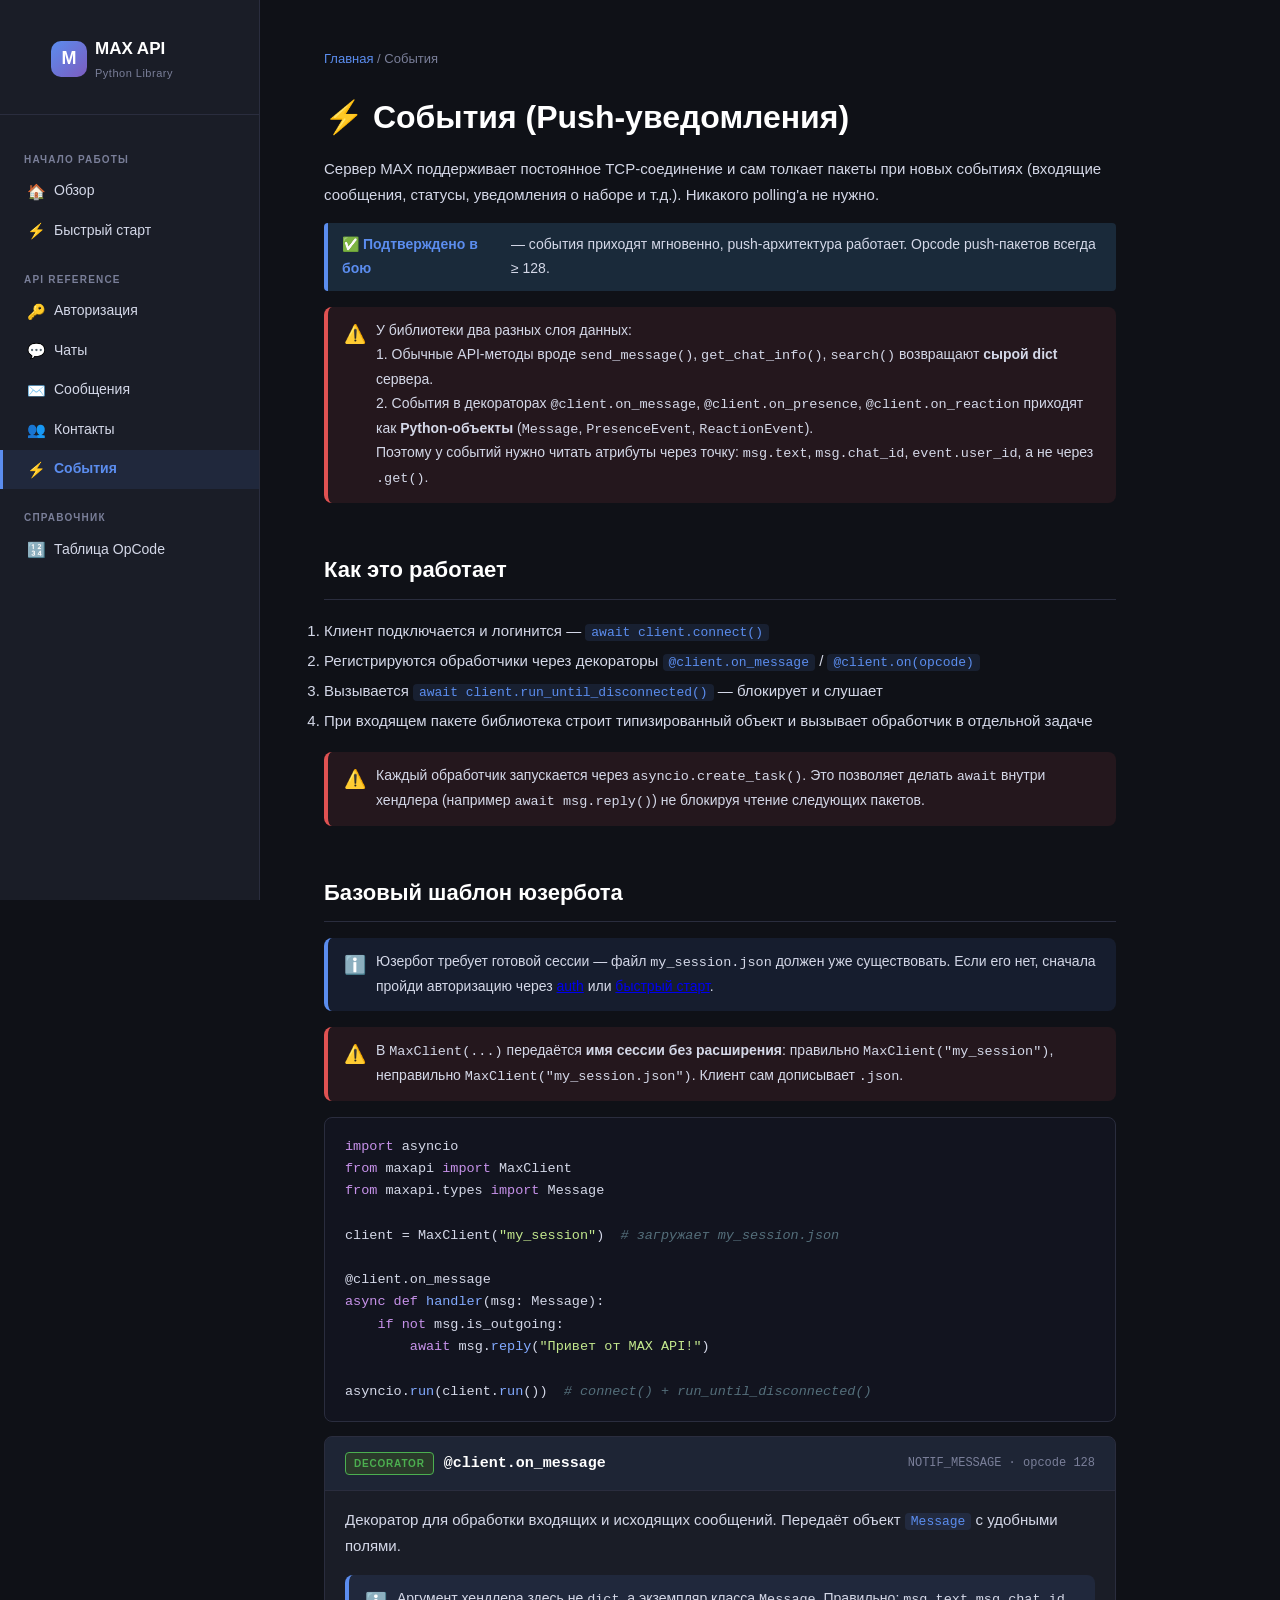
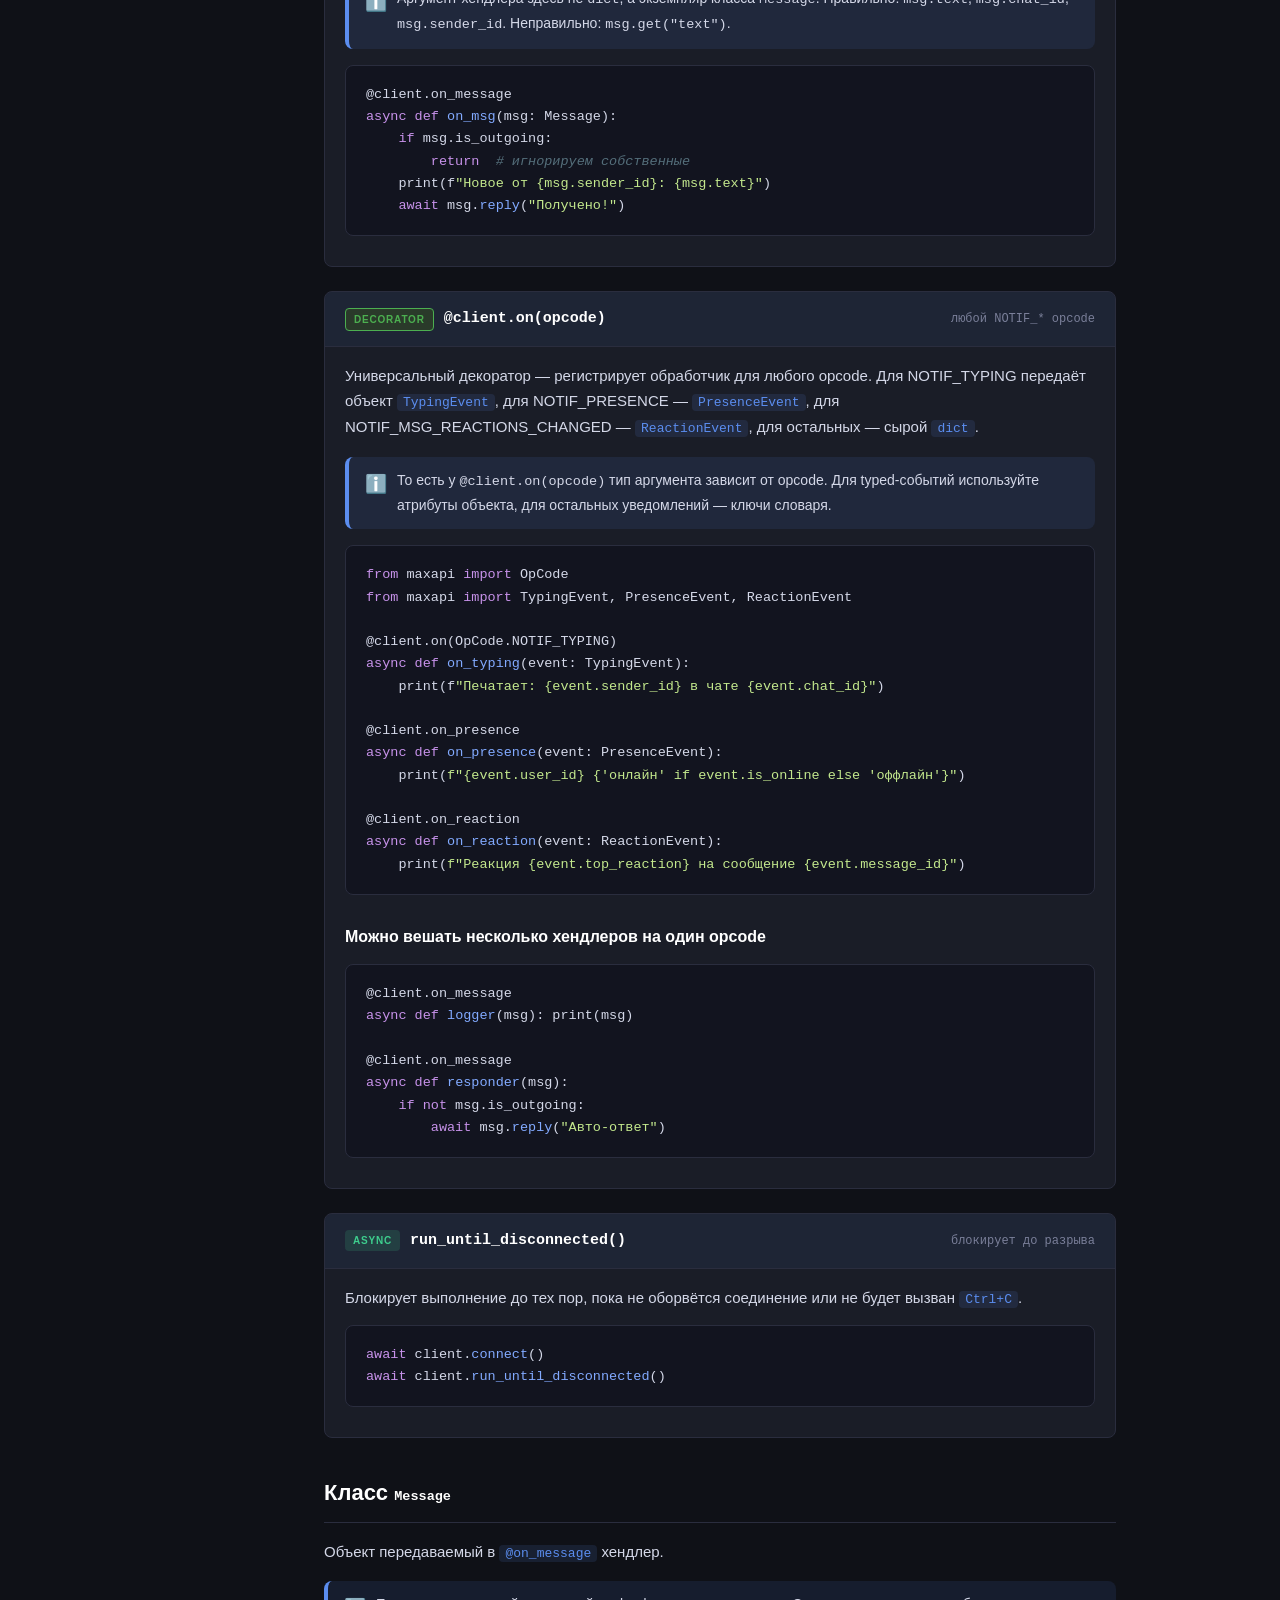
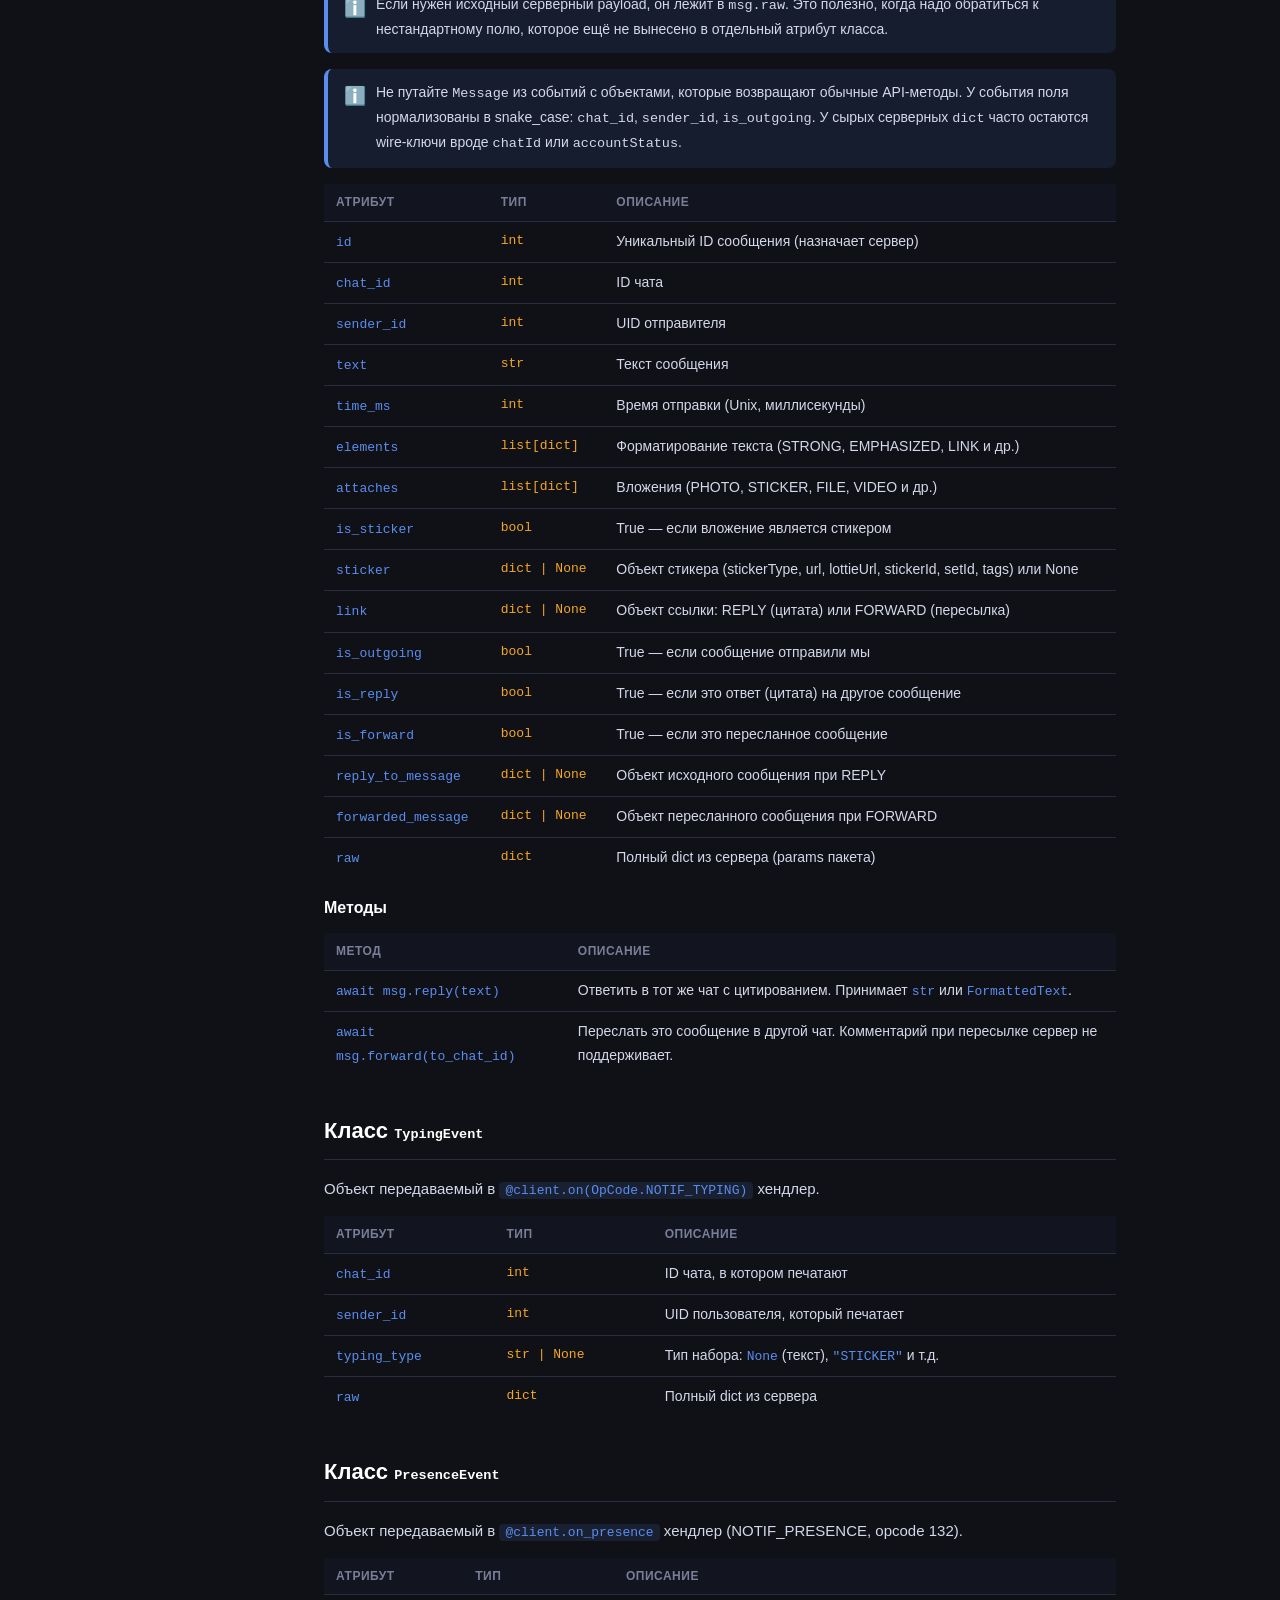
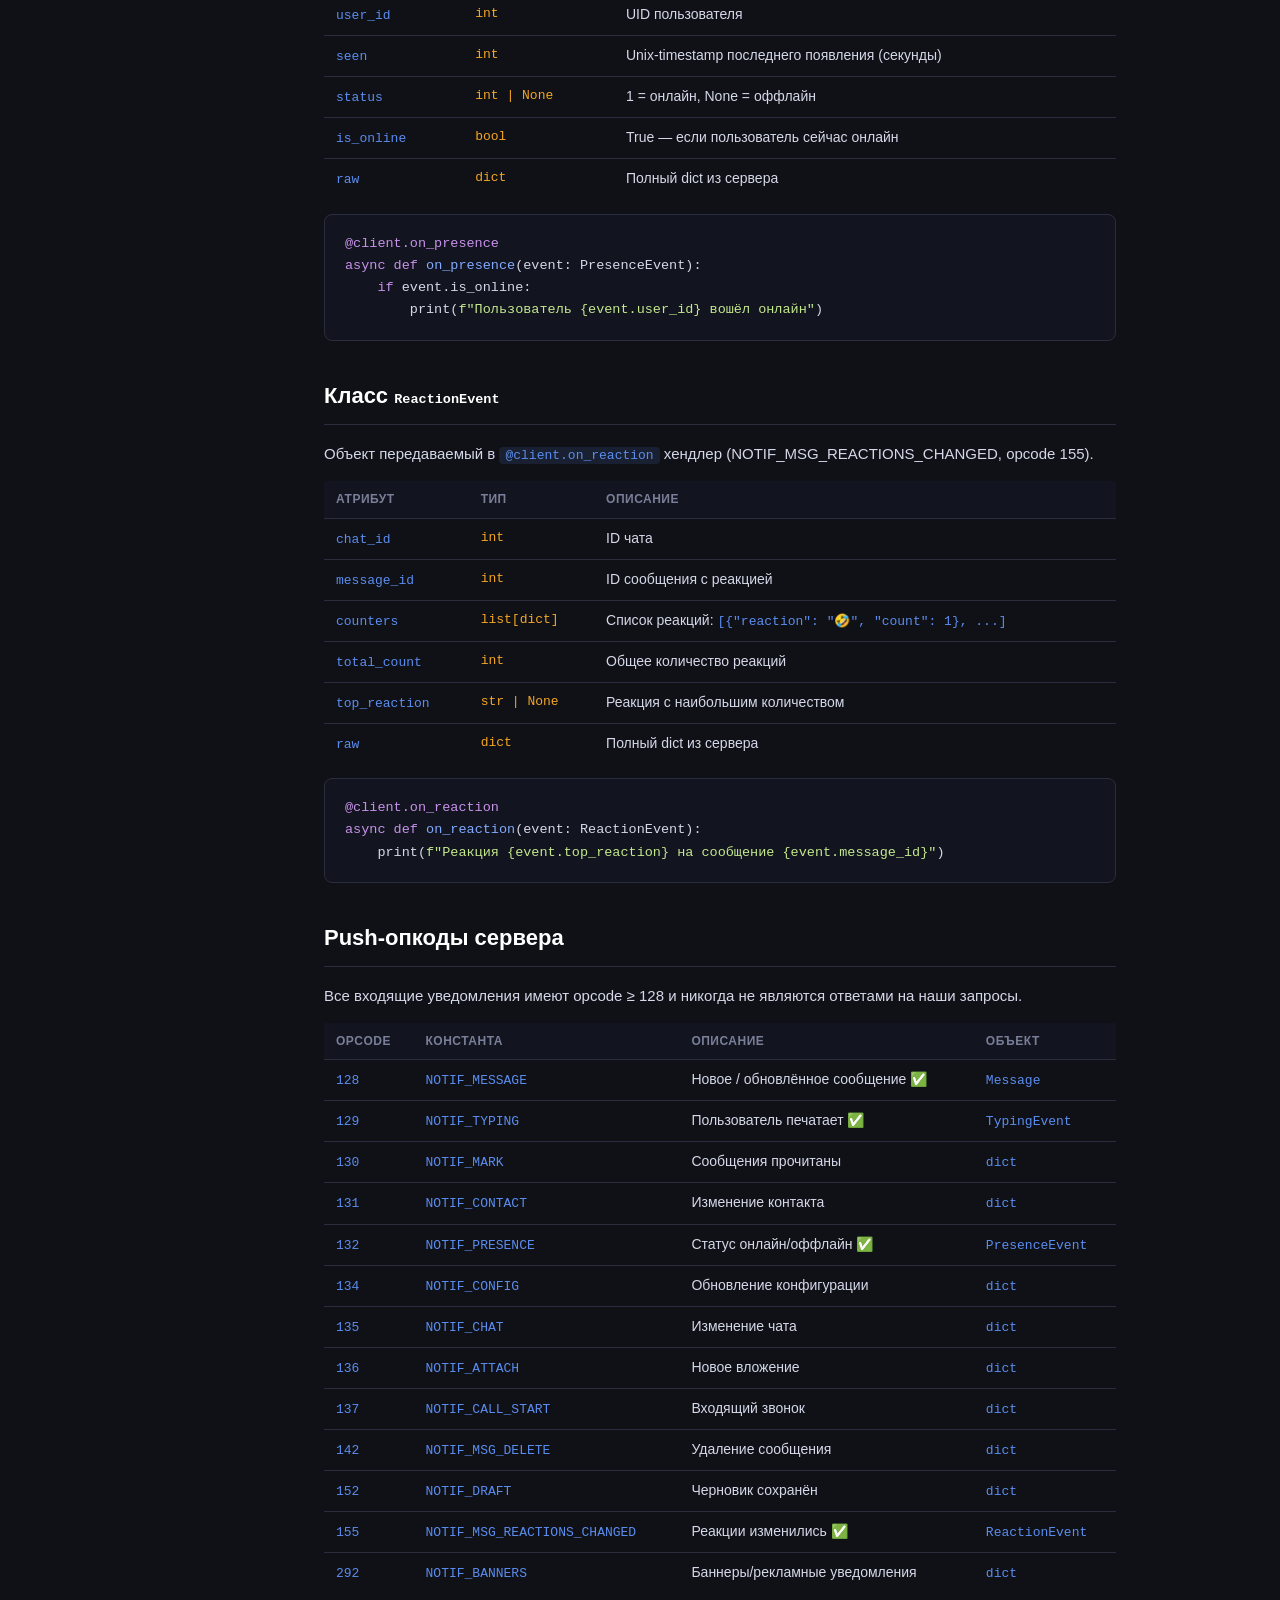
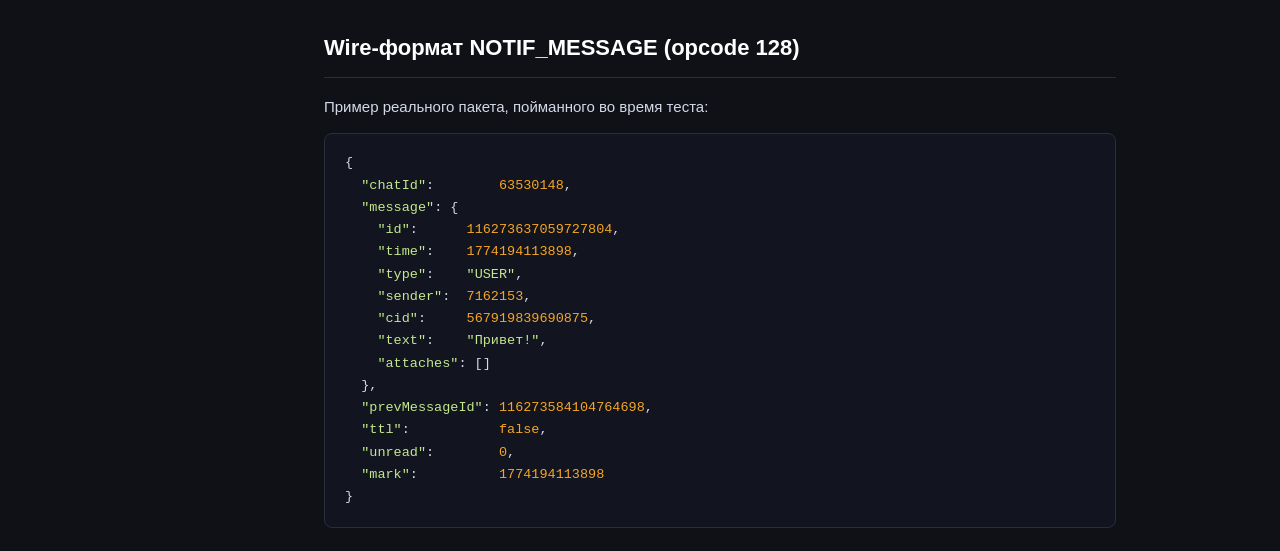
<file: docs/events.html>
<!DOCTYPE html>
<html lang="ru">
<head>
  <meta charset="UTF-8">
  <meta name="viewport" content="width=device-width, initial-scale=1.0">
  <title>События — MAX API</title>
  <link rel="stylesheet" href="style.css">
</head>
<body>

<nav class="sidebar">
  <div class="sidebar-logo">
    <a href="index.html">
      <div class="logo-icon">M</div>
      <div>
        <div class="logo-text">MAX API</div>
        <div class="logo-sub">Python Library</div>
      </div>
    </a>
  </div>
  <span class="nav-section">Начало работы</span>
  <a href="index.html"><span class="nav-icon">🏠</span> Обзор</a>
  <a href="quickstart.html"><span class="nav-icon">⚡</span> Быстрый старт</a>
  <span class="nav-section">API Reference</span>
  <a href="auth.html"><span class="nav-icon">🔑</span> Авторизация</a>
  <a href="chats.html"><span class="nav-icon">💬</span> Чаты</a>
  <a href="messages.html"><span class="nav-icon">✉️</span> Сообщения</a>
  <a href="contacts.html"><span class="nav-icon">👥</span> Контакты</a>
  <a href="events.html" class="active"><span class="nav-icon">⚡</span> События</a>
  <span class="nav-section">Справочник</span>
  <a href="opcodes.html"><span class="nav-icon">🔢</span> Таблица OpCode</a>
</nav>

<main class="content">
  <div class="breadcrumb"><a href="index.html">Главная</a> / События</div>
  <h1>⚡ События (Push-уведомления)</h1>
  <p>
    Сервер MAX поддерживает постоянное TCP-соединение и сам толкает пакеты при новых событиях
    (входящие сообщения, статусы, уведомления о наборе и т.д.). Никакого polling'а не нужно.
  </p>

  <div class="tip" style="background:#1a2a3a;border-left:4px solid var(--accent);padding:10px 14px;border-radius:4px;margin:16px 0;">
    <strong style="color:var(--accent)">✅ Подтверждено в бою</strong> — события приходят мгновенно,
    push-архитектура работает. Opcode push-пакетов всегда ≥ 128.
  </div>

  <div class="warn">
    <span class="icon">⚠️</span>
    <div>
      У библиотеки два разных слоя данных:<br>
      1. Обычные API-методы вроде <code>send_message()</code>, <code>get_chat_info()</code>, <code>search()</code> возвращают <strong>сырой dict</strong> сервера.<br>
      2. События в декораторах <code>@client.on_message</code>, <code>@client.on_presence</code>, <code>@client.on_reaction</code> приходят как <strong>Python-объекты</strong> (<code>Message</code>, <code>PresenceEvent</code>, <code>ReactionEvent</code>).<br>
      Поэтому у событий нужно читать атрибуты через точку: <code>msg.text</code>, <code>msg.chat_id</code>, <code>event.user_id</code>, а не через <code>.get()</code>.
    </div>
  </div>

  <!-- Архитектура -->
  <h2>Как это работает</h2>
  <ol style="line-height:2">
    <li>Клиент подключается и логинится — <code>await client.connect()</code></li>
    <li>Регистрируются обработчики через декораторы <code>@client.on_message</code> / <code>@client.on(opcode)</code></li>
    <li>Вызывается <code>await client.run_until_disconnected()</code> — блокирует и слушает</li>
    <li>При входящем пакете библиотека строит типизированный объект и вызывает обработчик в отдельной задаче</li>
  </ol>

  <div class="warn">
    <span class="icon">⚠️</span>
    <div>
      Каждый обработчик запускается через <code>asyncio.create_task()</code>.
      Это позволяет делать <code>await</code> внутри хендлера (например <code>await msg.reply()</code>)
      не блокируя чтение следующих пакетов.
    </div>
  </div>

  <h2>Базовый шаблон юзербота</h2>
  <div class="note">
    <span class="icon">ℹ️</span>
    <div>
      Юзербот требует готовой сессии — файл <code>my_session.json</code> должен уже существовать.
      Если его нет, сначала пройди авторизацию через <a href="auth.html">auth</a> или <a href="quickstart.html">быстрый старт</a>.
    </div>
  </div>
  <div class="warn">
    <span class="icon">⚠️</span>
    <div>В <code>MaxClient(...)</code> передаётся <strong>имя сессии без расширения</strong>: правильно <code>MaxClient("my_session")</code>, неправильно <code>MaxClient("my_session.json")</code>. Клиент сам дописывает <code>.json</code>.</div>
  </div>
  <pre><span class="kw">import</span> asyncio
<span class="kw">from</span> maxapi <span class="kw">import</span> MaxClient
<span class="kw">from</span> maxapi.types <span class="kw">import</span> Message

client = MaxClient(<span class="st">"my_session"</span>)  <span class="cm"># загружает my_session.json</span>

<span class="nd">@client.on_message</span>
<span class="kw">async def</span> <span class="fn">handler</span>(msg: Message):
    <span class="kw">if not</span> msg.is_outgoing:
        <span class="kw">await</span> msg.<span class="fn">reply</span>(<span class="st">"Привет от MAX API!"</span>)

asyncio.<span class="fn">run</span>(client.<span class="fn">run</span>())  <span class="cm"># connect() + run_until_disconnected()</span></pre>

  <!-- on_message -->
  <div class="method">
    <div class="method-header">
      <span class="method-badge" style="background:#2a3a2a;color:#4caf50;border:1px solid #4caf50">decorator</span>
      <code>@client.on_message</code>
      <span class="method-opcode">NOTIF_MESSAGE · opcode 128</span>
    </div>
    <div class="method-body">
      <p>
        Декоратор для обработки входящих и исходящих сообщений.
        Передаёт объект <code>Message</code> с удобными полями.
      </p>
      <div class="note"><span class="icon">ℹ️</span><div>Аргумент хендлера здесь не <code>dict</code>, а экземпляр класса <code>Message</code>. Правильно: <code>msg.text</code>, <code>msg.chat_id</code>, <code>msg.sender_id</code>. Неправильно: <code>msg.get("text")</code>.</div></div>
      <pre><span class="nd">@client.on_message</span>
<span class="kw">async def</span> <span class="fn">on_msg</span>(msg: Message):
    <span class="kw">if</span> msg.is_outgoing:
        <span class="kw">return</span>  <span class="cm"># игнорируем собственные</span>
    print(f<span class="st">"Новое от {msg.sender_id}: {msg.text}"</span>)
    <span class="kw">await</span> msg.<span class="fn">reply</span>(<span class="st">"Получено!"</span>)</pre>
    </div>
  </div>

  <!-- on(opcode) -->
  <div class="method">
    <div class="method-header">
      <span class="method-badge" style="background:#2a3a2a;color:#4caf50;border:1px solid #4caf50">decorator</span>
      <code>@client.on(opcode)</code>
      <span class="method-opcode">любой NOTIF_* opcode</span>
    </div>
    <div class="method-body">
      <p>
        Универсальный декоратор — регистрирует обработчик для любого opcode.
        Для NOTIF_TYPING передаёт объект <code>TypingEvent</code>, для NOTIF_PRESENCE — <code>PresenceEvent</code>, для NOTIF_MSG_REACTIONS_CHANGED — <code>ReactionEvent</code>, для остальных — сырой <code>dict</code>.
      </p>
      <div class="note"><span class="icon">ℹ️</span><div>То есть у <code>@client.on(opcode)</code> тип аргумента зависит от opcode. Для typed-событий используйте атрибуты объекта, для остальных уведомлений — ключи словаря.</div></div>
      <pre><span class="kw">from</span> maxapi <span class="kw">import</span> OpCode
<span class="kw">from</span> maxapi <span class="kw">import</span> TypingEvent, PresenceEvent, ReactionEvent

<span class="nd">@client.on</span>(OpCode.NOTIF_TYPING)
<span class="kw">async def</span> <span class="fn">on_typing</span>(event: TypingEvent):
    print(f<span class="st">"Печатает: {event.sender_id} в чате {event.chat_id}"</span>)

<span class="nd">@client.on_presence</span>
<span class="kw">async def</span> <span class="fn">on_presence</span>(event: PresenceEvent):
    print(<span class="st">f"{event.user_id} {'онлайн' if event.is_online else 'оффлайн'}"</span>)

<span class="nd">@client.on_reaction</span>
<span class="kw">async def</span> <span class="fn">on_reaction</span>(event: ReactionEvent):
    print(<span class="st">f"Реакция {event.top_reaction} на сообщение {event.message_id}"</span>)</pre>

      <h3>Можно вешать несколько хендлеров на один opcode</h3>
      <pre><span class="nd">@client.on_message</span>
<span class="kw">async def</span> <span class="fn">logger</span>(msg): print(msg)

<span class="nd">@client.on_message</span>
<span class="kw">async def</span> <span class="fn">responder</span>(msg):
    <span class="kw">if not</span> msg.is_outgoing:
        <span class="kw">await</span> msg.<span class="fn">reply</span>(<span class="st">"Авто-ответ"</span>)</pre>
    </div>
  </div>

  <!-- run_until_disconnected -->
  <div class="method">
    <div class="method-header">
      <span class="method-badge badge-async">async</span>
      <code>run_until_disconnected()</code>
      <span class="method-opcode">блокирует до разрыва</span>
    </div>
    <div class="method-body">
      <p>Блокирует выполнение до тех пор, пока не оборвётся соединение или не будет вызван <code>Ctrl+C</code>.</p>
      <pre><span class="kw">await</span> client.<span class="fn">connect</span>()
<span class="kw">await</span> client.<span class="fn">run_until_disconnected</span>()</pre>
    </div>
  </div>

  <!-- Message class -->
  <h2 style="margin-top:36px">Класс <code>Message</code></h2>
  <p>Объект передаваемый в <code>@on_message</code> хендлер.</p>

  <div class="note">
    <span class="icon">ℹ️</span>
    <div>Если нужен исходный серверный payload, он лежит в <code>msg.raw</code>. Это полезно, когда надо обратиться к нестандартному полю, которое ещё не вынесено в отдельный атрибут класса.</div>
  </div>

  <div class="note">
    <span class="icon">ℹ️</span>
    <div>Не путайте <code>Message</code> из событий с объектами, которые возвращают обычные API-методы. У события поля нормализованы в snake_case: <code>chat_id</code>, <code>sender_id</code>, <code>is_outgoing</code>. У сырых серверных <code>dict</code> часто остаются wire-ключи вроде <code>chatId</code> или <code>accountStatus</code>.</div>
  </div>

  <table class="params-table">
    <thead><tr><th>Атрибут</th><th>Тип</th><th>Описание</th></tr></thead>
    <tbody>
      <tr><td><code>id</code></td><td class="type">int</td><td>Уникальный ID сообщения (назначает сервер)</td></tr>
      <tr><td><code>chat_id</code></td><td class="type">int</td><td>ID чата</td></tr>
      <tr><td><code>sender_id</code></td><td class="type">int</td><td>UID отправителя</td></tr>
      <tr><td><code>text</code></td><td class="type">str</td><td>Текст сообщения</td></tr>
      <tr><td><code>time_ms</code></td><td class="type">int</td><td>Время отправки (Unix, миллисекунды)</td></tr>
      <tr><td><code>elements</code></td><td class="type">list[dict]</td><td>Форматирование текста (STRONG, EMPHASIZED, LINK и др.)</td></tr>
      <tr><td><code>attaches</code></td><td class="type">list[dict]</td><td>Вложения (PHOTO, STICKER, FILE, VIDEO и др.)</td></tr>
      <tr><td><code>is_sticker</code></td><td class="type">bool</td><td>True — если вложение является стикером</td></tr>
      <tr><td><code>sticker</code></td><td class="type">dict | None</td><td>Объект стикера (stickerType, url, lottieUrl, stickerId, setId, tags) или None</td></tr>
      <tr><td><code>link</code></td><td class="type">dict | None</td><td>Объект ссылки: REPLY (цитата) или FORWARD (пересылка)</td></tr>
      <tr><td><code>is_outgoing</code></td><td class="type">bool</td><td>True — если сообщение отправили мы</td></tr>
      <tr><td><code>is_reply</code></td><td class="type">bool</td><td>True — если это ответ (цитата) на другое сообщение</td></tr>
      <tr><td><code>is_forward</code></td><td class="type">bool</td><td>True — если это пересланное сообщение</td></tr>
      <tr><td><code>reply_to_message</code></td><td class="type">dict | None</td><td>Объект исходного сообщения при REPLY</td></tr>
      <tr><td><code>forwarded_message</code></td><td class="type">dict | None</td><td>Объект пересланного сообщения при FORWARD</td></tr>
      <tr><td><code>raw</code></td><td class="type">dict</td><td>Полный dict из сервера (params пакета)</td></tr>
    </tbody>
  </table>

  <h3 style="margin-top:16px">Методы</h3>
  <table class="params-table">
    <thead><tr><th>Метод</th><th>Описание</th></tr></thead>
    <tbody>
      <tr>
        <td><code>await msg.reply(text)</code></td>
        <td>Ответить в тот же чат с цитированием. Принимает <code>str</code> или <code>FormattedText</code>.</td>
      </tr>
      <tr>
        <td><code>await msg.forward(to_chat_id)</code></td>
        <td>Переслать это сообщение в другой чат. Комментарий при пересылке сервер не поддерживает.</td>
      </tr>
    </tbody>
  </table>

  <!-- TypingEvent class -->
  <h2 style="margin-top:36px">Класс <code>TypingEvent</code></h2>
  <p>Объект передаваемый в <code>@client.on(OpCode.NOTIF_TYPING)</code> хендлер.</p>

  <table class="params-table">
    <thead><tr><th>Атрибут</th><th>Тип</th><th>Описание</th></tr></thead>
    <tbody>
      <tr><td><code>chat_id</code></td><td class="type">int</td><td>ID чата, в котором печатают</td></tr>
      <tr><td><code>sender_id</code></td><td class="type">int</td><td>UID пользователя, который печатает</td></tr>
      <tr><td><code>typing_type</code></td><td class="type">str | None</td><td>Тип набора: <code>None</code> (текст), <code>"STICKER"</code> и т.д.</td></tr>
      <tr><td><code>raw</code></td><td class="type">dict</td><td>Полный dict из сервера</td></tr>
    </tbody>
  </table>

  <!-- PresenceEvent class -->
  <h2 style="margin-top:36px">Класс <code>PresenceEvent</code></h2>
  <p>Объект передаваемый в <code>@client.on_presence</code> хендлер (NOTIF_PRESENCE, opcode 132).</p>

  <table class="params-table">
    <thead><tr><th>Атрибут</th><th>Тип</th><th>Описание</th></tr></thead>
    <tbody>
      <tr><td><code>user_id</code></td><td class="type">int</td><td>UID пользователя</td></tr>
      <tr><td><code>seen</code></td><td class="type">int</td><td>Unix-timestamp последнего появления (секунды)</td></tr>
      <tr><td><code>status</code></td><td class="type">int | None</td><td>1 = онлайн, None = оффлайн</td></tr>
      <tr><td><code>is_online</code></td><td class="type">bool</td><td>True — если пользователь сейчас онлайн</td></tr>
      <tr><td><code>raw</code></td><td class="type">dict</td><td>Полный dict из сервера</td></tr>
    </tbody>
  </table>

  <pre><span class="kw">@client.on_presence</span>
<span class="kw">async def</span> <span class="fn">on_presence</span>(event: PresenceEvent):
    <span class="kw">if</span> event.is_online:
        print(<span class="st">f"Пользователь {event.user_id} вошёл онлайн"</span>)</pre>

  <!-- ReactionEvent class -->
  <h2 style="margin-top:36px">Класс <code>ReactionEvent</code></h2>
  <p>Объект передаваемый в <code>@client.on_reaction</code> хендлер (NOTIF_MSG_REACTIONS_CHANGED, opcode 155).</p>

  <table class="params-table">
    <thead><tr><th>Атрибут</th><th>Тип</th><th>Описание</th></tr></thead>
    <tbody>
      <tr><td><code>chat_id</code></td><td class="type">int</td><td>ID чата</td></tr>
      <tr><td><code>message_id</code></td><td class="type">int</td><td>ID сообщения с реакцией</td></tr>
      <tr><td><code>counters</code></td><td class="type">list[dict]</td><td>Список реакций: <code>[{"reaction": "🤣", "count": 1}, ...]</code></td></tr>
      <tr><td><code>total_count</code></td><td class="type">int</td><td>Общее количество реакций</td></tr>
      <tr><td><code>top_reaction</code></td><td class="type">str | None</td><td>Реакция с наибольшим количеством</td></tr>
      <tr><td><code>raw</code></td><td class="type">dict</td><td>Полный dict из сервера</td></tr>
    </tbody>
  </table>

  <pre><span class="kw">@client.on_reaction</span>
<span class="kw">async def</span> <span class="fn">on_reaction</span>(event: ReactionEvent):
    print(<span class="st">f"Реакция {event.top_reaction} на сообщение {event.message_id}"</span>)</pre>

  <!-- Таблица push-опкодов -->
  <h2 style="margin-top:36px">Push-опкоды сервера</h2>
  <p>Все входящие уведомления имеют opcode ≥ 128 и никогда не являются ответами на наши запросы.</p>

  <table class="params-table">
    <thead><tr><th>OpCode</th><th>Константа</th><th>Описание</th><th>Объект</th></tr></thead>
    <tbody>
      <tr><td><code>128</code></td><td><code>NOTIF_MESSAGE</code></td><td>Новое / обновлённое сообщение ✅</td><td><code>Message</code></td></tr>
      <tr><td><code>129</code></td><td><code>NOTIF_TYPING</code></td><td>Пользователь печатает ✅</td><td><code>TypingEvent</code></td></tr>
      <tr><td><code>130</code></td><td><code>NOTIF_MARK</code></td><td>Сообщения прочитаны</td><td><code>dict</code></td></tr>
      <tr><td><code>131</code></td><td><code>NOTIF_CONTACT</code></td><td>Изменение контакта</td><td><code>dict</code></td></tr>
      <tr><td><code>132</code></td><td><code>NOTIF_PRESENCE</code></td><td>Статус онлайн/оффлайн ✅</td><td><code>PresenceEvent</code></td></tr>
      <tr><td><code>134</code></td><td><code>NOTIF_CONFIG</code></td><td>Обновление конфигурации</td><td><code>dict</code></td></tr>
      <tr><td><code>135</code></td><td><code>NOTIF_CHAT</code></td><td>Изменение чата</td><td><code>dict</code></td></tr>
      <tr><td><code>136</code></td><td><code>NOTIF_ATTACH</code></td><td>Новое вложение</td><td><code>dict</code></td></tr>
      <tr><td><code>137</code></td><td><code>NOTIF_CALL_START</code></td><td>Входящий звонок</td><td><code>dict</code></td></tr>
      <tr><td><code>142</code></td><td><code>NOTIF_MSG_DELETE</code></td><td>Удаление сообщения</td><td><code>dict</code></td></tr>
      <tr><td><code>152</code></td><td><code>NOTIF_DRAFT</code></td><td>Черновик сохранён</td><td><code>dict</code></td></tr>
      <tr><td><code>155</code></td><td><code>NOTIF_MSG_REACTIONS_CHANGED</code></td><td>Реакции изменились ✅</td><td><code>ReactionEvent</code></td></tr>
      <tr><td><code>292</code></td><td><code>NOTIF_BANNERS</code></td><td>Баннеры/рекламные уведомления</td><td><code>dict</code></td></tr>
    </tbody>
  </table>

  <!-- Wire формат -->
  <h2 style="margin-top:36px">Wire-формат NOTIF_MESSAGE (opcode 128)</h2>
  <p>Пример реального пакета, пойманного во время теста:</p>
  <pre>{
  <span class="st">"chatId"</span>:        <span class="nb">63530148</span>,
  <span class="st">"message"</span>: {
    <span class="st">"id"</span>:      <span class="nb">116273637059727804</span>,
    <span class="st">"time"</span>:    <span class="nb">1774194113898</span>,
    <span class="st">"type"</span>:    <span class="st">"USER"</span>,
    <span class="st">"sender"</span>:  <span class="nb">7162153</span>,
    <span class="st">"cid"</span>:     <span class="nb">567919839690875</span>,
    <span class="st">"text"</span>:    <span class="st">"Привет!"</span>,
    <span class="st">"attaches"</span>: []
  },
  <span class="st">"prevMessageId"</span>: <span class="nb">116273584104764698</span>,
  <span class="st">"ttl"</span>:           <span class="nb">false</span>,
  <span class="st">"unread"</span>:        <span class="nb">0</span>,
  <span class="st">"mark"</span>:          <span class="nb">1774194113898</span>
}</pre>

</main>
</body>
</html>
</file>
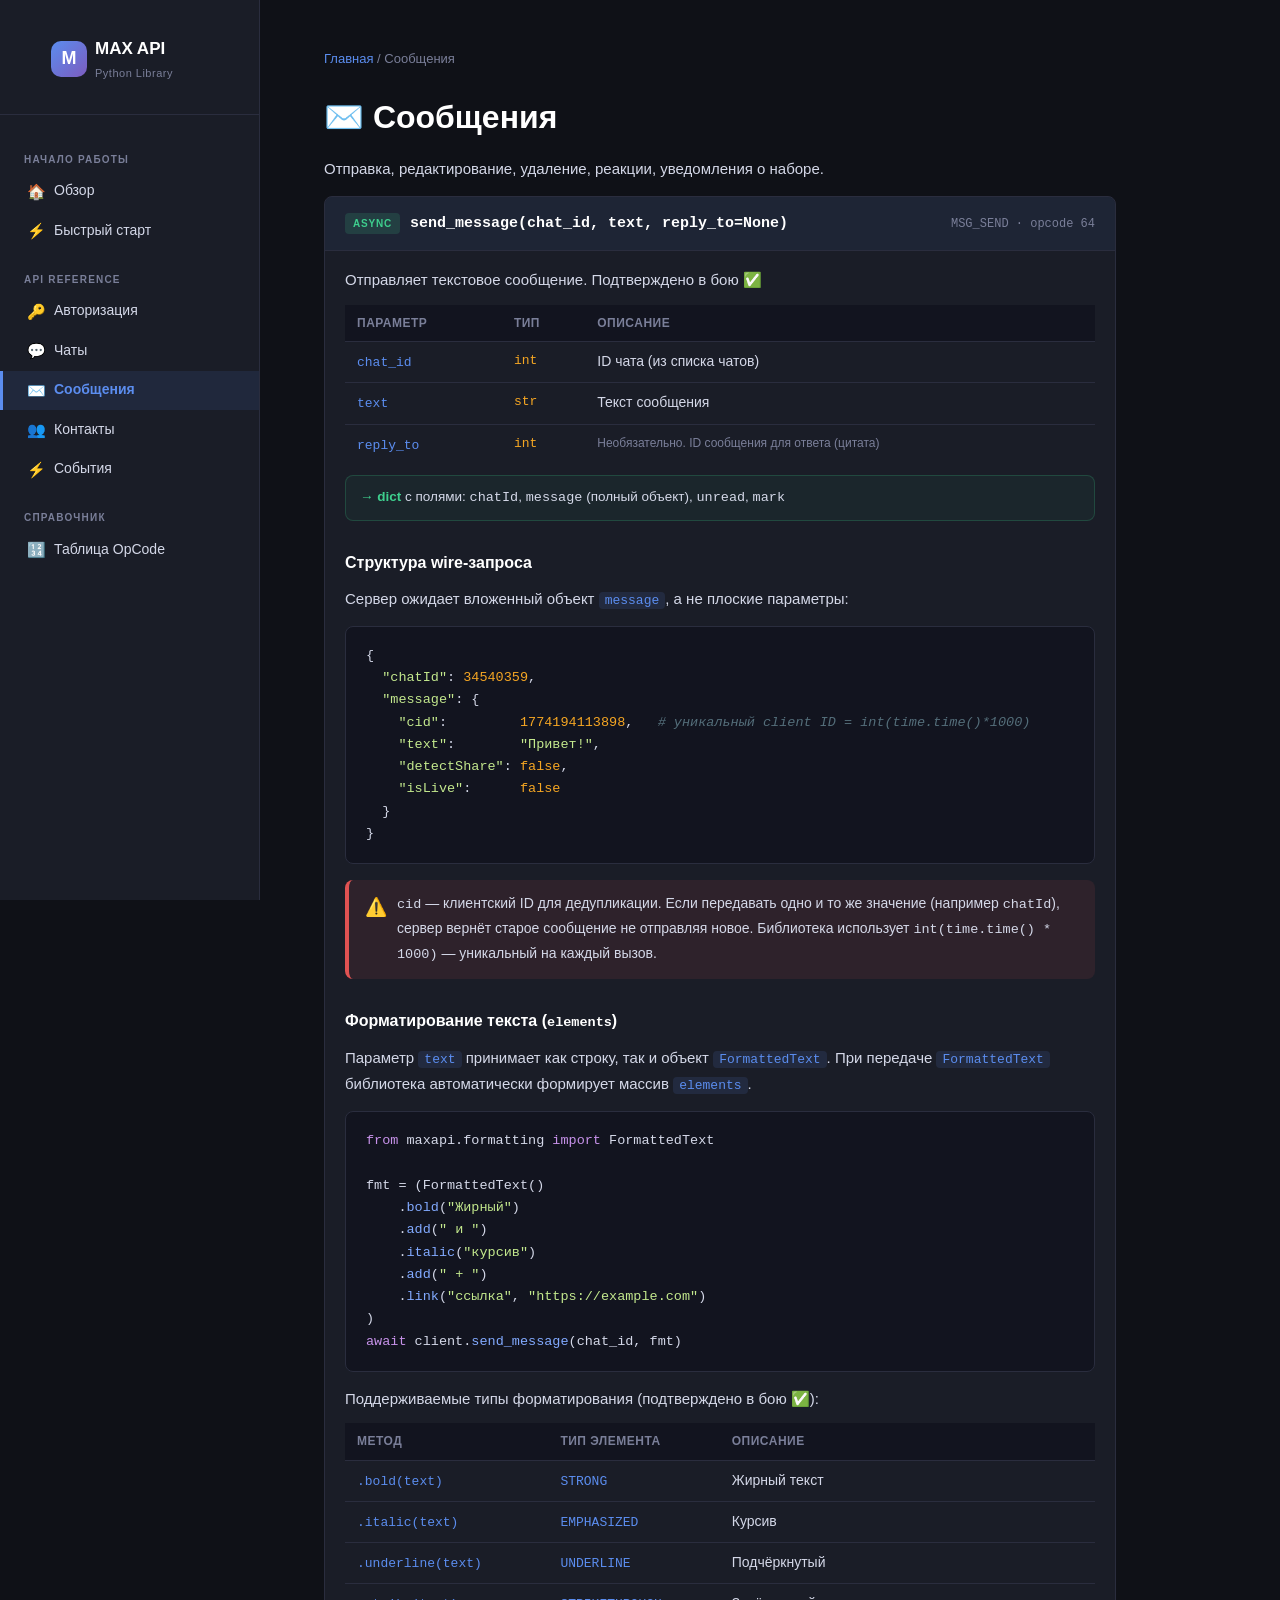
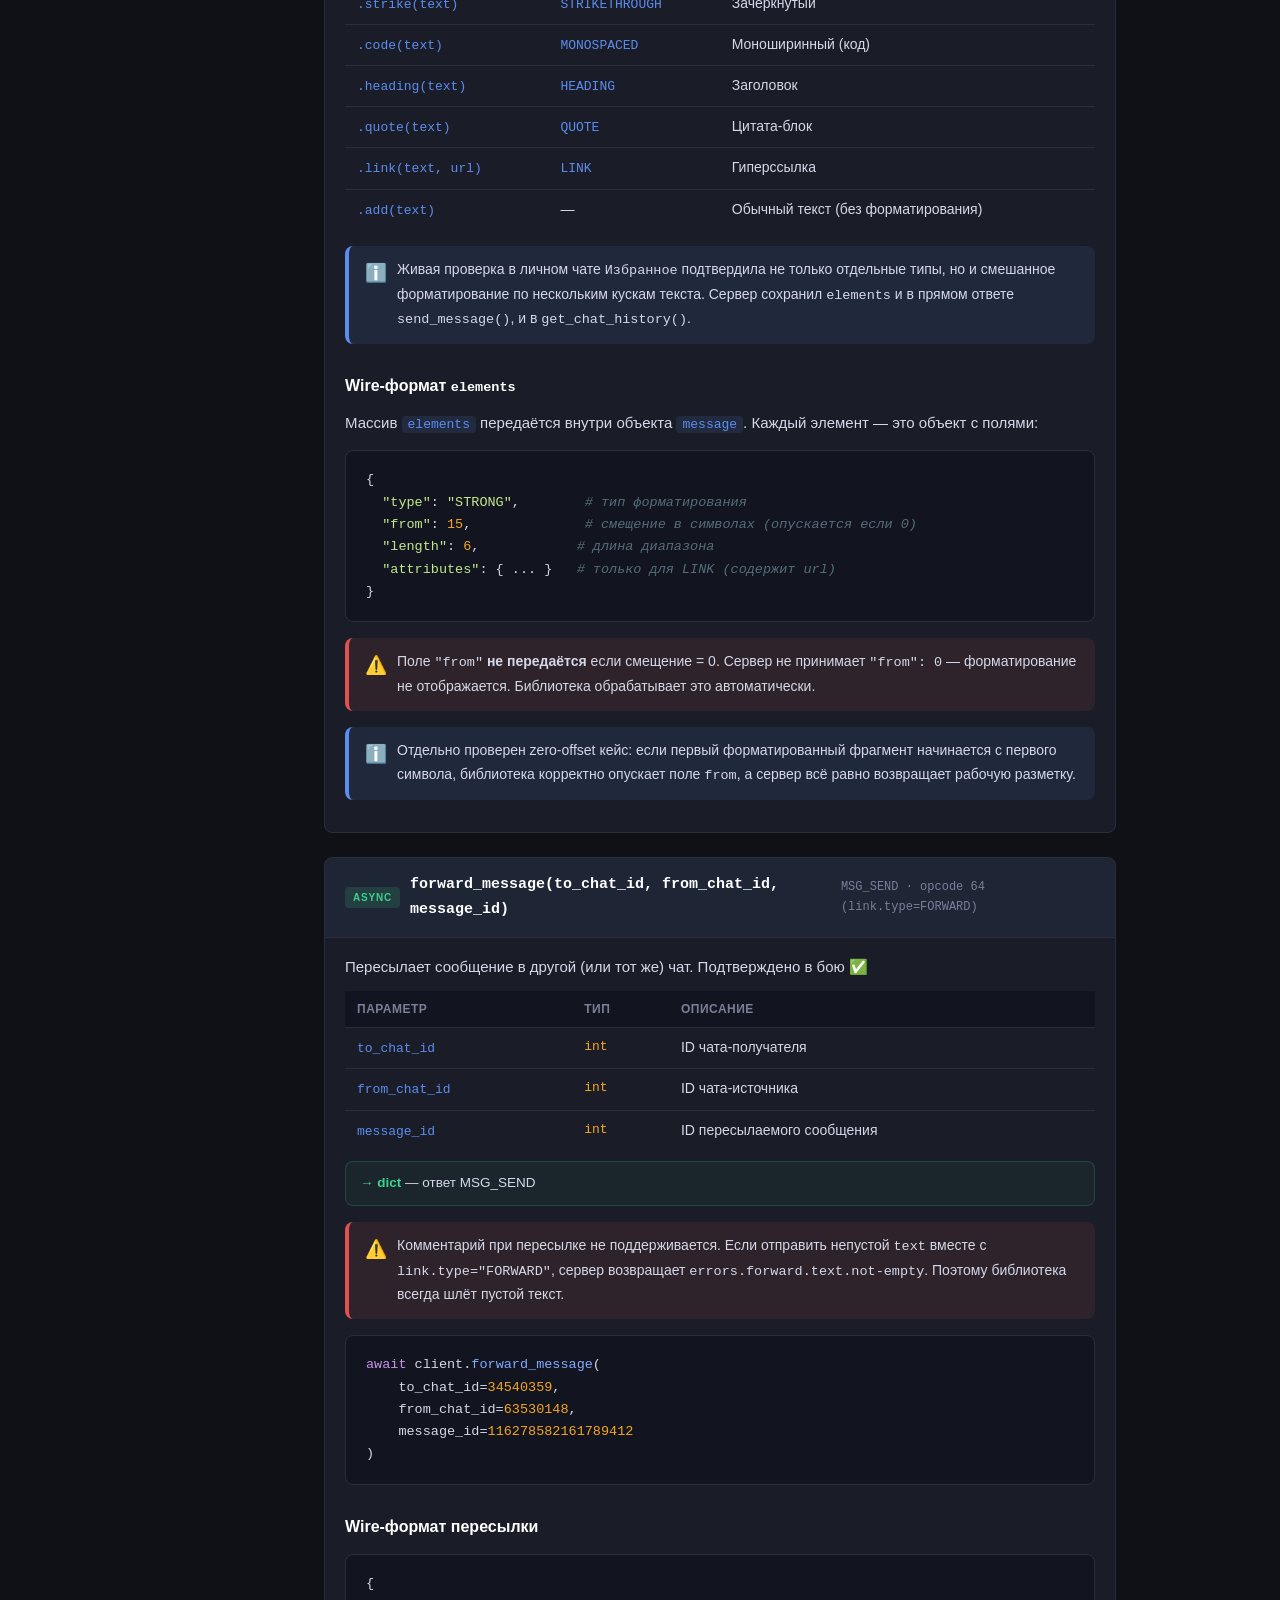
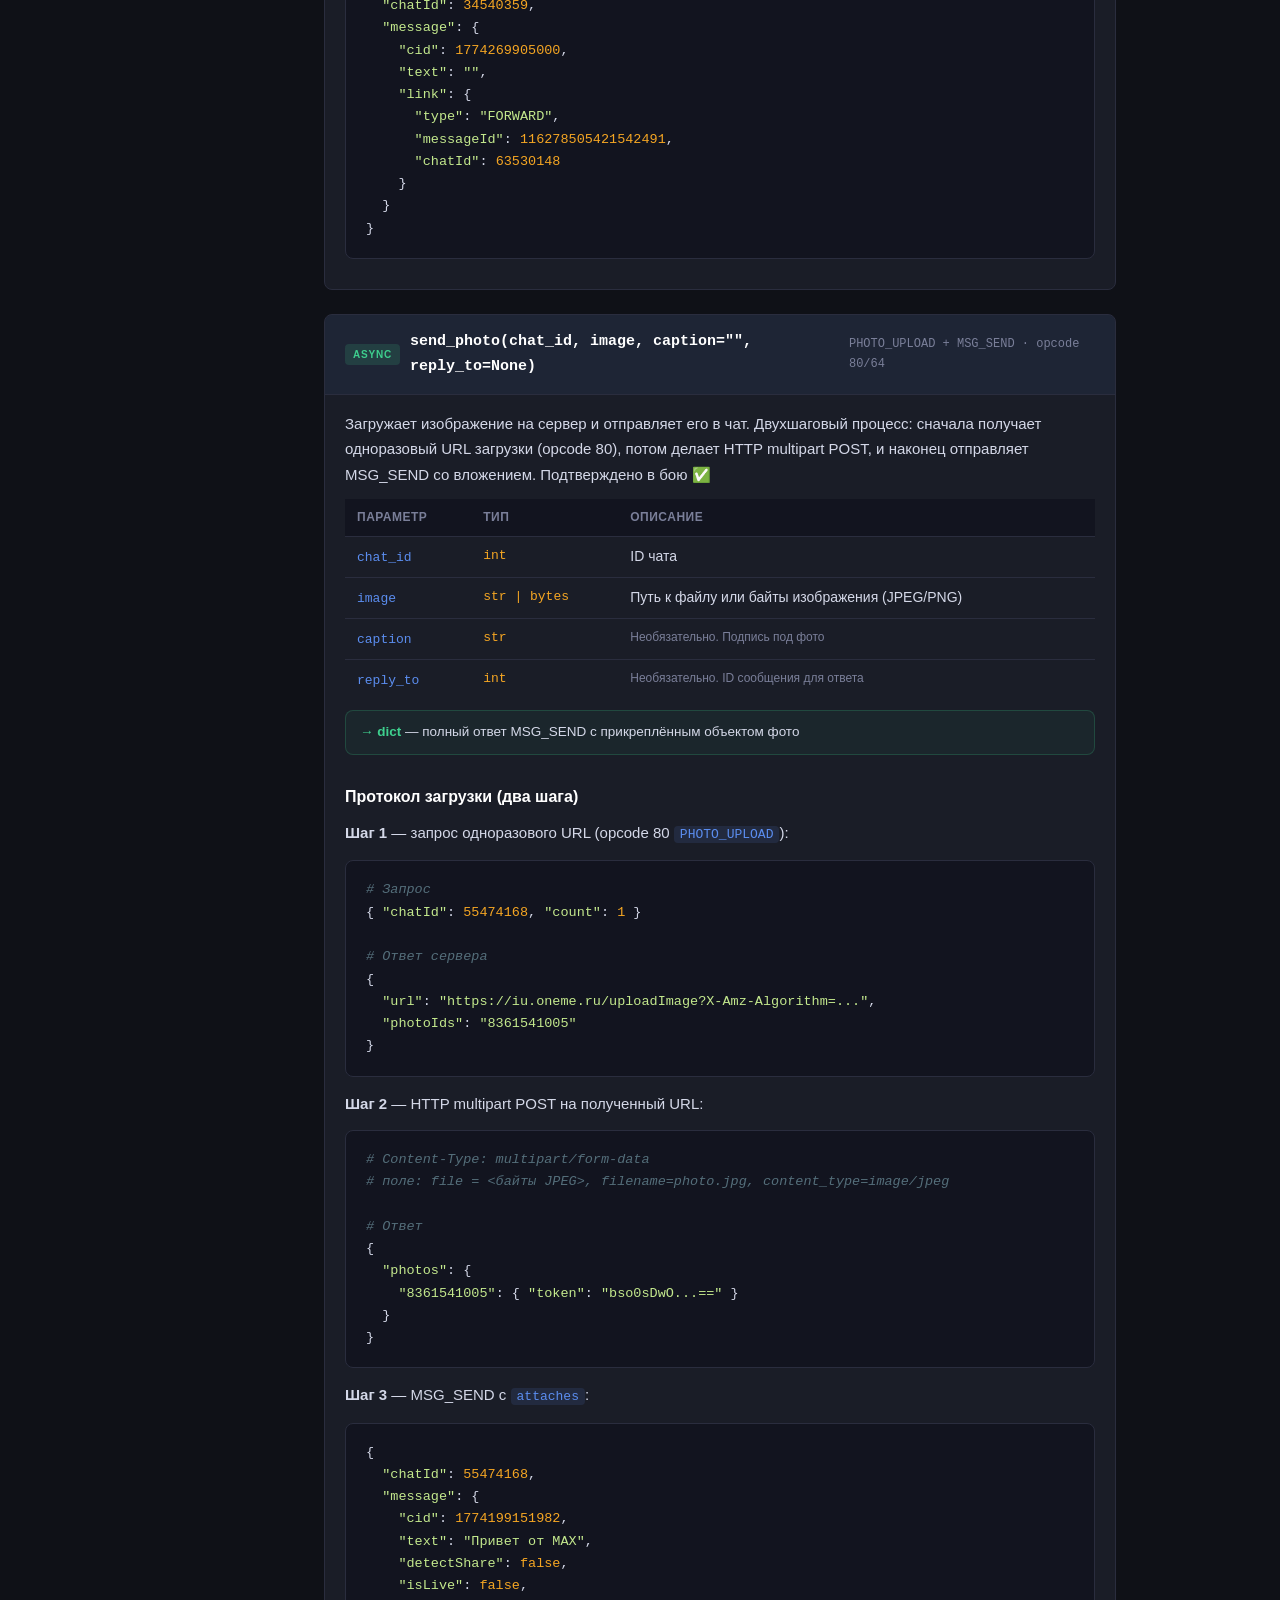
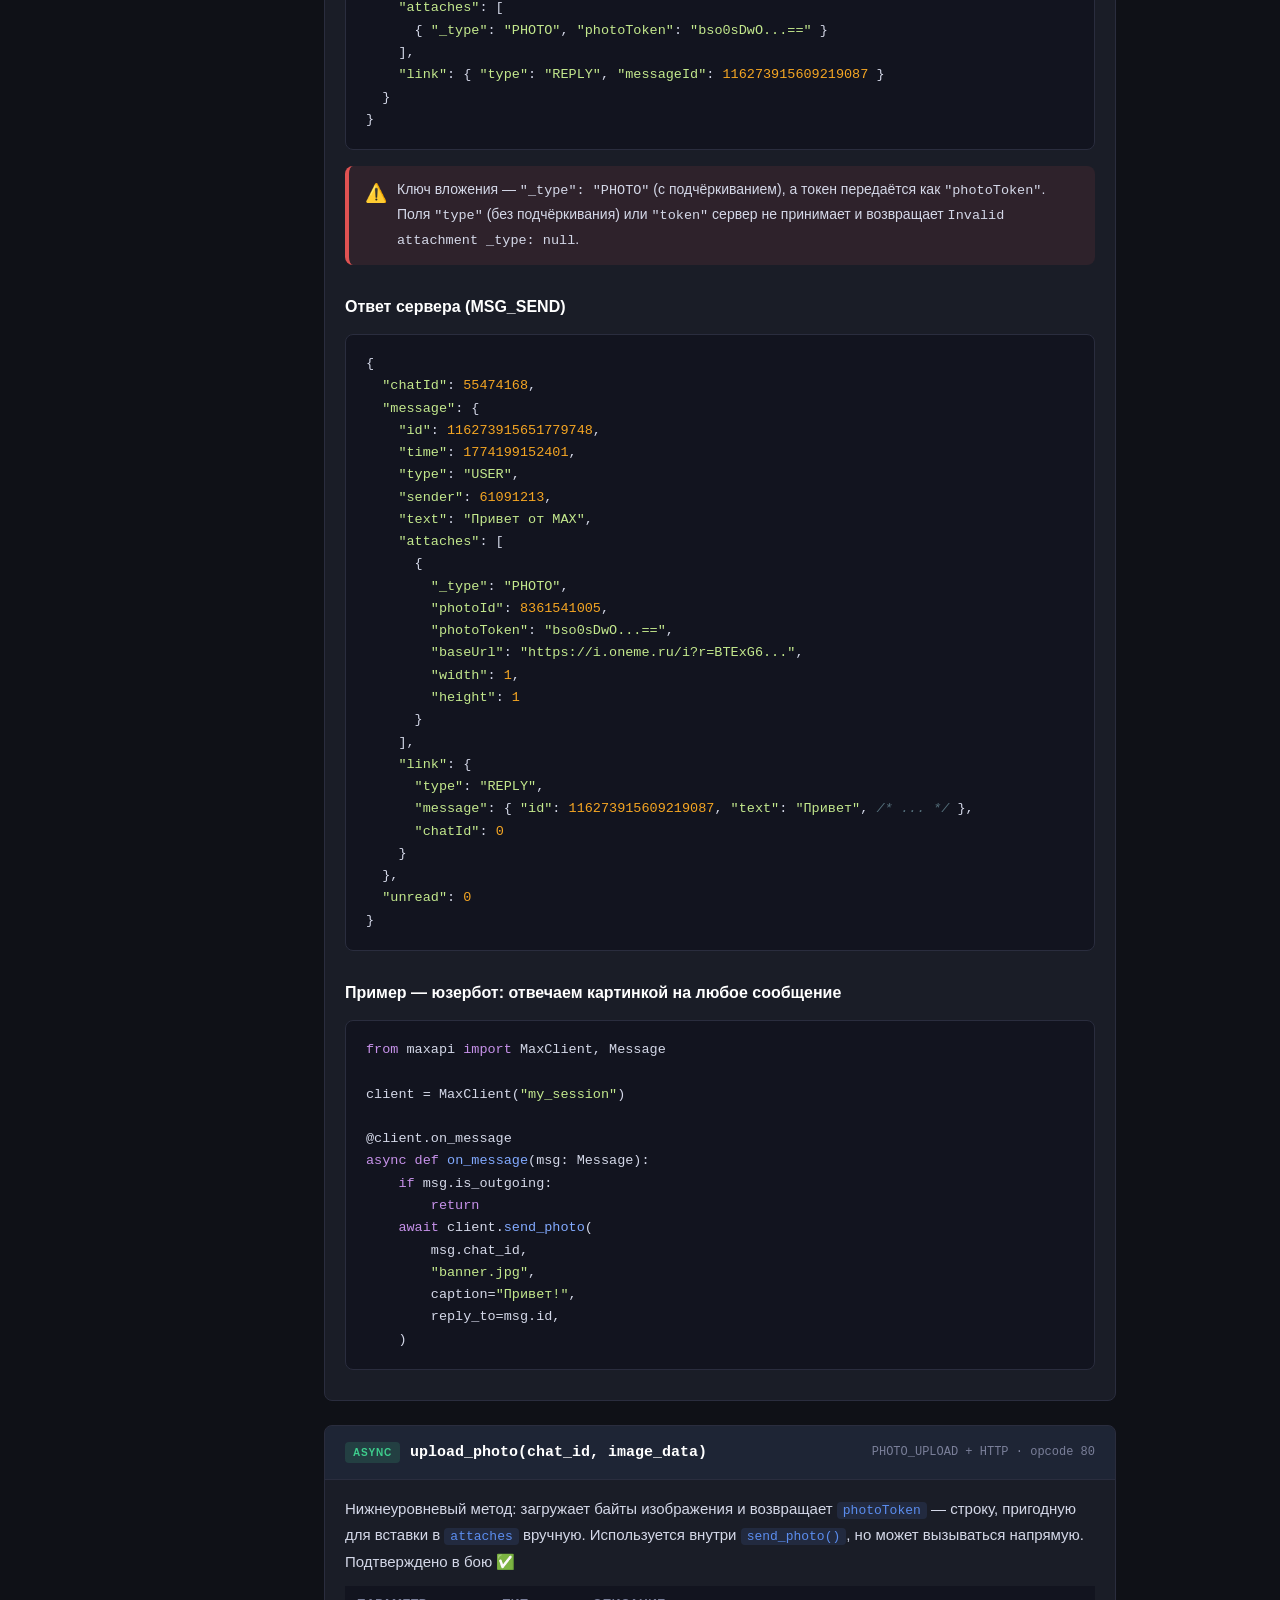
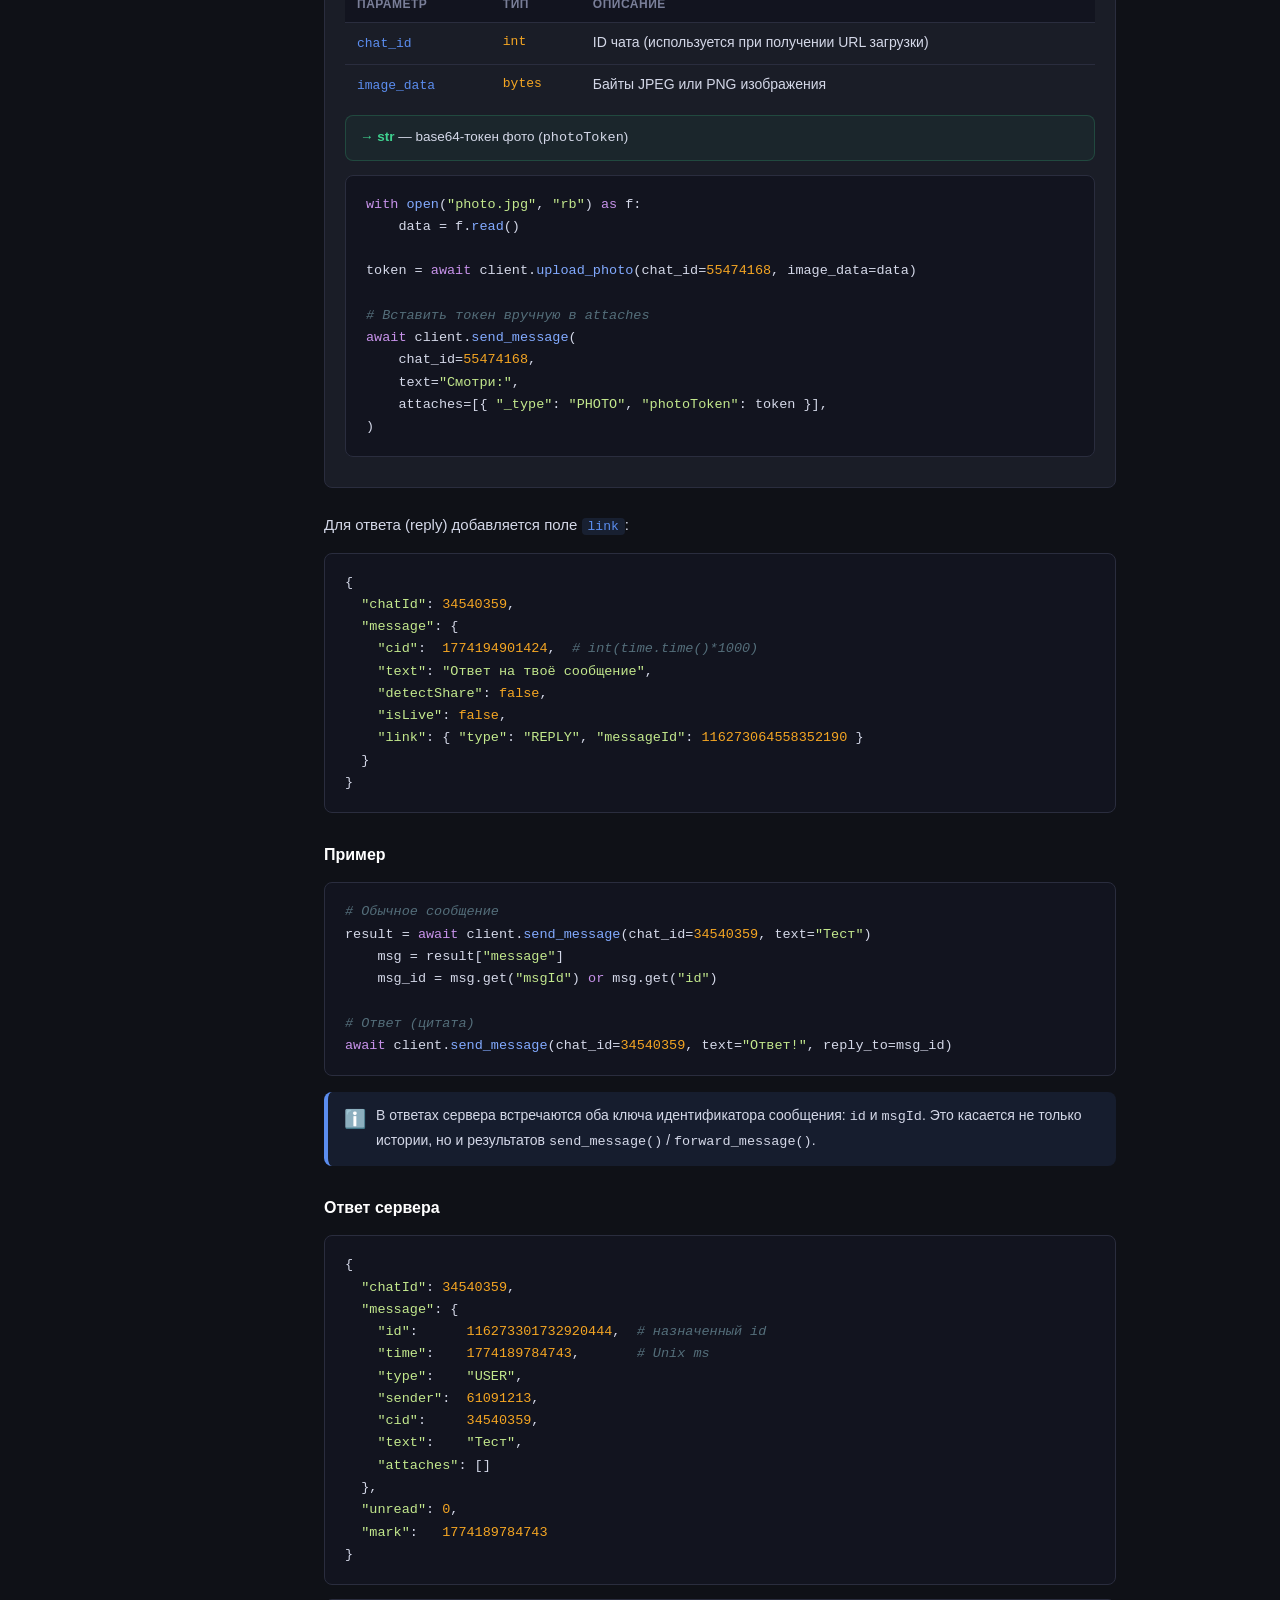
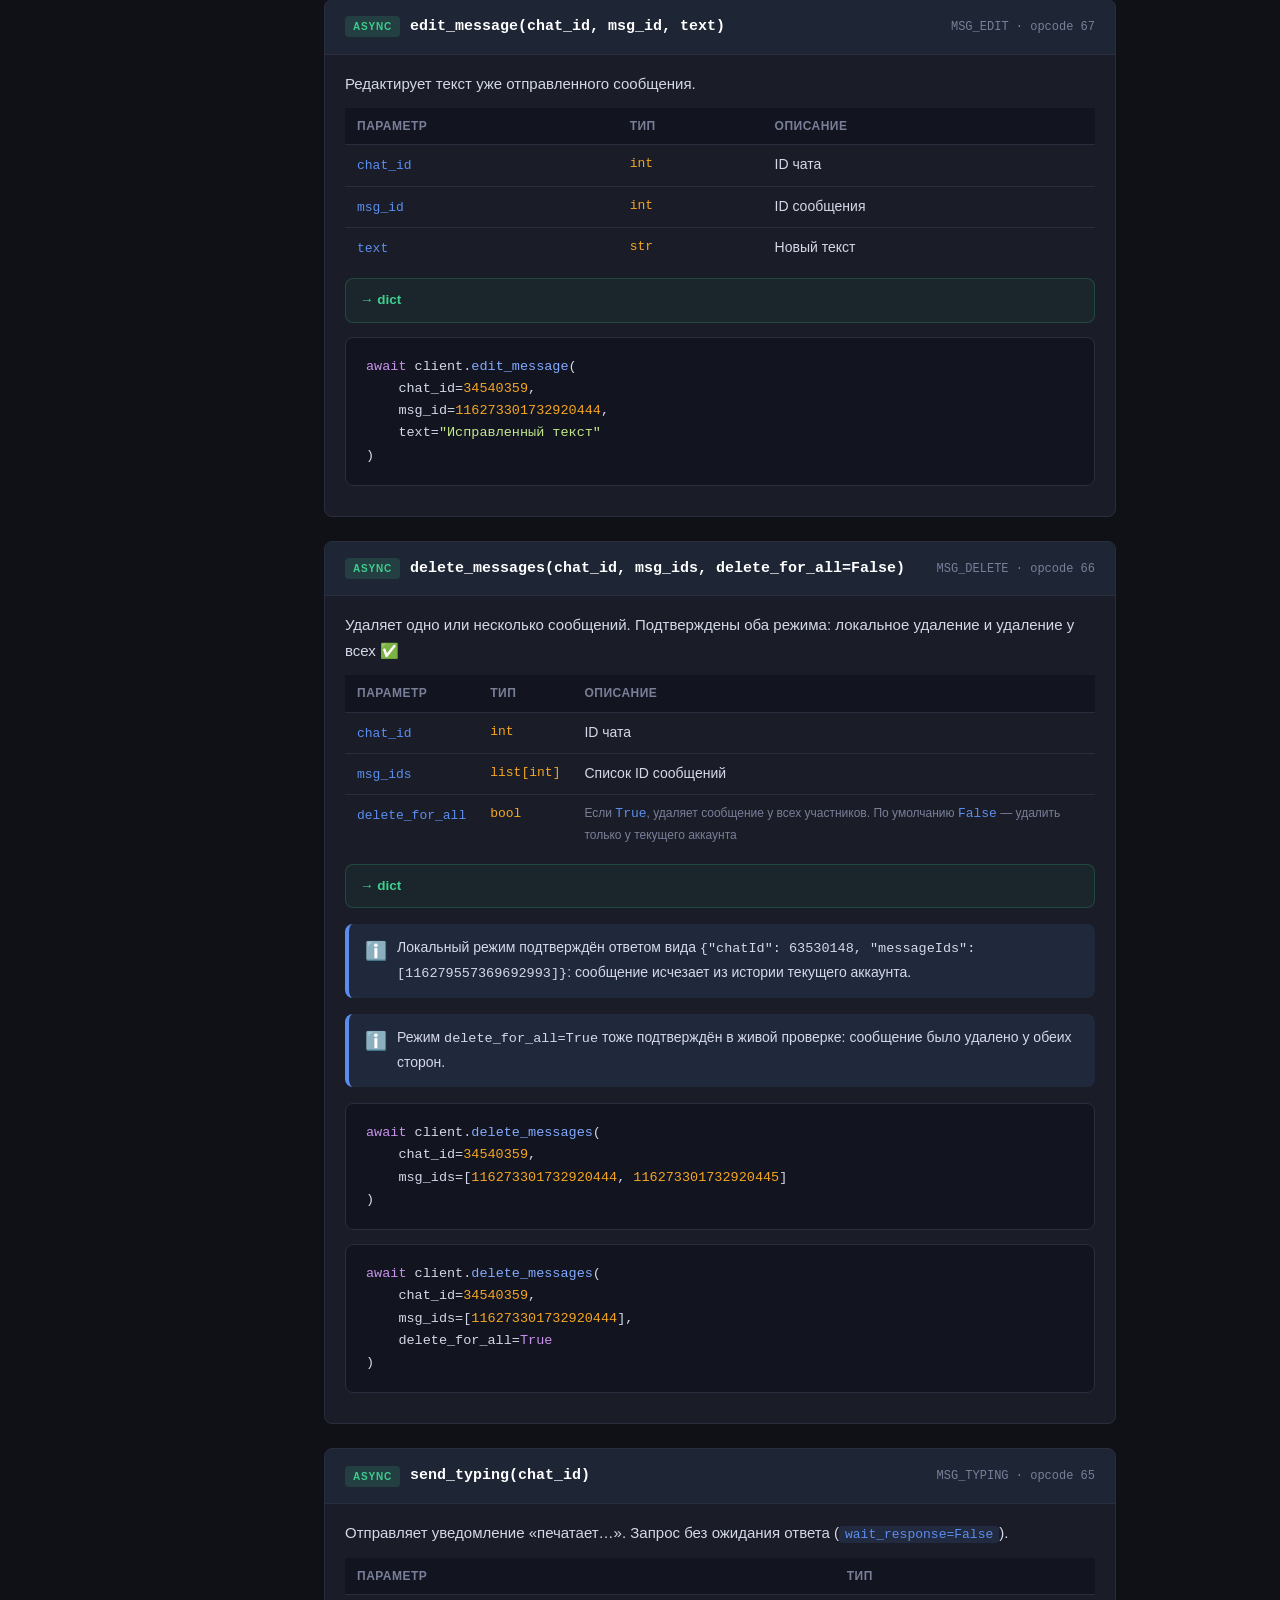
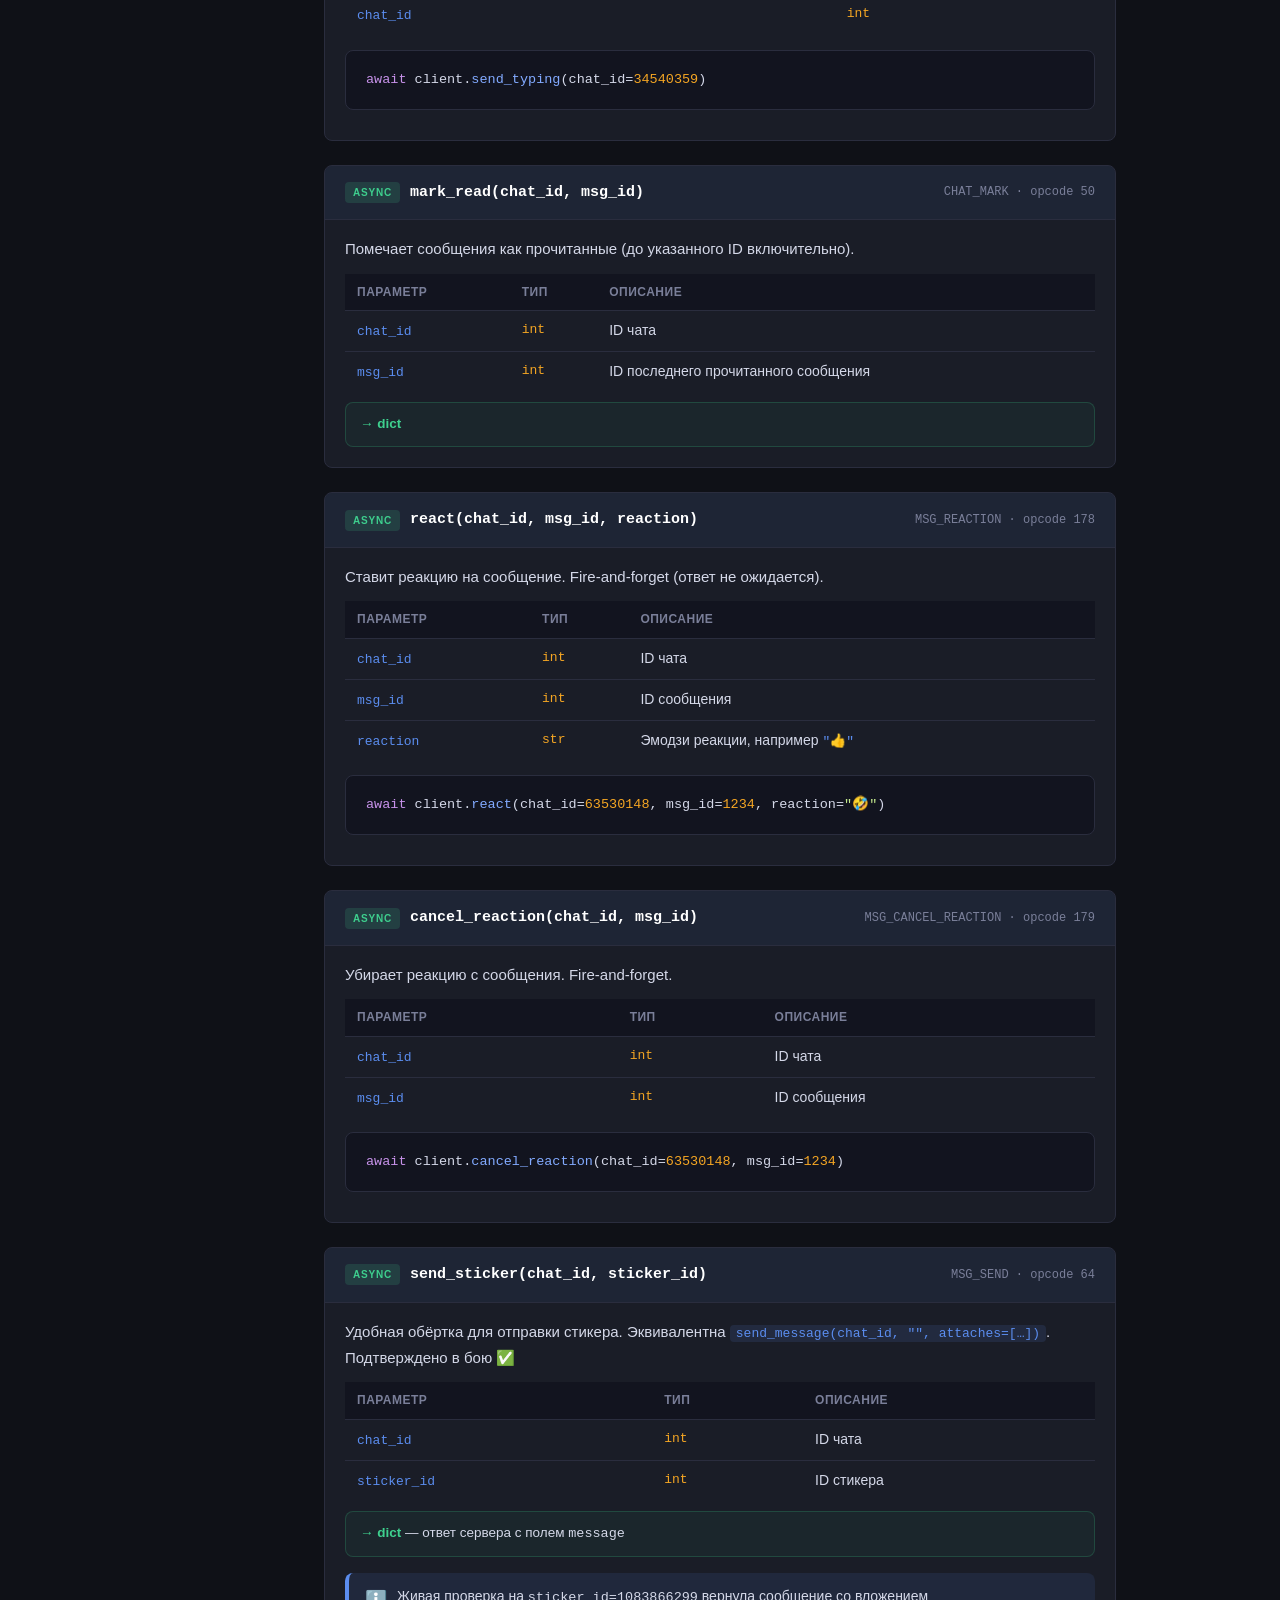
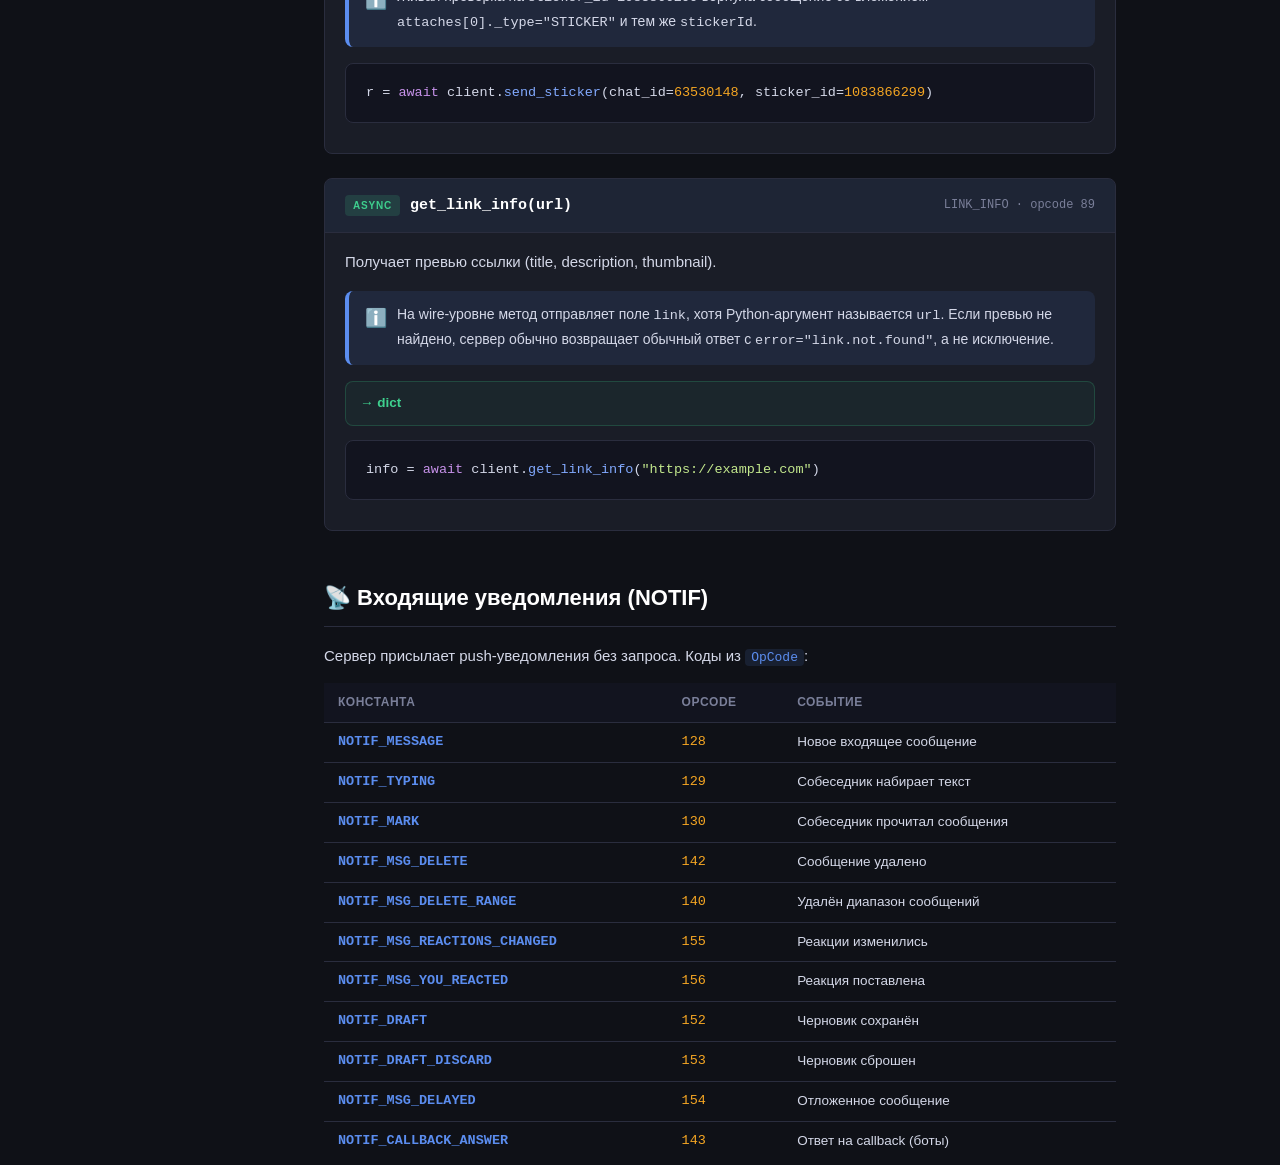
<file: docs/messages.html>
<!DOCTYPE html>
<html lang="ru">
<head>
  <meta charset="UTF-8">
  <meta name="viewport" content="width=device-width, initial-scale=1.0">
  <title>Сообщения — MAX API</title>
  <link rel="stylesheet" href="style.css">
</head>
<body>

<nav class="sidebar">
  <div class="sidebar-logo">
    <a href="index.html">
      <div class="logo-icon">M</div>
      <div>
        <div class="logo-text">MAX API</div>
        <div class="logo-sub">Python Library</div>
      </div>
    </a>
  </div>
  <span class="nav-section">Начало работы</span>
  <a href="index.html"><span class="nav-icon">🏠</span> Обзор</a>
  <a href="quickstart.html"><span class="nav-icon">⚡</span> Быстрый старт</a>
  <span class="nav-section">API Reference</span>
  <a href="auth.html"><span class="nav-icon">🔑</span> Авторизация</a>
  <a href="chats.html"><span class="nav-icon">💬</span> Чаты</a>
  <a href="messages.html" class="active"><span class="nav-icon">✉️</span> Сообщения</a>
  <a href="contacts.html"><span class="nav-icon">👥</span> Контакты</a>
  <a href="events.html"><span class="nav-icon">⚡</span> События</a>
  <span class="nav-section">Справочник</span>
  <a href="opcodes.html"><span class="nav-icon">🔢</span> Таблица OpCode</a>
</nav>

<main class="content">
  <div class="breadcrumb"><a href="index.html">Главная</a> / Сообщения</div>
  <h1>✉️ Сообщения</h1>
  <p>Отправка, редактирование, удаление, реакции, уведомления о наборе.</p>

  <!-- send_message -->
  <div class="method">
    <div class="method-header">
      <span class="method-badge badge-async">async</span>
      <code>send_message(chat_id, text, reply_to=None)</code>
      <span class="method-opcode">MSG_SEND · opcode 64</span>
    </div>
    <div class="method-body">
      <p>Отправляет текстовое сообщение. Подтверждено в бою ✅</p>
      <table class="params-table">
        <thead><tr><th>Параметр</th><th>Тип</th><th>Описание</th></tr></thead>
        <tbody>
          <tr><td><code>chat_id</code></td><td class="type">int</td><td>ID чата (из списка чатов)</td></tr>
          <tr><td><code>text</code></td><td class="type">str</td><td>Текст сообщения</td></tr>
          <tr><td><code>reply_to</code></td><td class="type">int</td><td class="optional">Необязательно. ID сообщения для ответа (цитата)</td></tr>
        </tbody>
      </table>
      <div class="returns"><strong>→ dict</strong> с полями:
        <code>chatId</code>, <code>message</code> (полный объект), <code>unread</code>, <code>mark</code></div>

      <h3>Структура wire-запроса</h3>
      <p>Сервер ожидает вложенный объект <code>message</code>, а не плоские параметры:</p>
      <pre>{
  <span class="st">"chatId"</span>: <span class="nb">34540359</span>,
  <span class="st">"message"</span>: {
    <span class="st">"cid"</span>:         <span class="nb">1774194113898</span>,   <span class="cm"># уникальный client ID = int(time.time()*1000)</span>
    <span class="st">"text"</span>:        <span class="st">"Привет!"</span>,
    <span class="st">"detectShare"</span>: <span class="nb">false</span>,
    <span class="st">"isLive"</span>:      <span class="nb">false</span>
  }
}</pre>
      <div class="warn"><span class="icon">⚠️</span><div>
        <code>cid</code> — клиентский ID для дедупликации. Если передавать одно и то же значение
        (например <code>chatId</code>), сервер вернёт старое сообщение не отправляя новое.
        Библиотека использует <code>int(time.time() * 1000)</code> — уникальный на каждый вызов.
      </div></div>

      <h3>Форматирование текста (<code>elements</code>)</h3>
      <p>
        Параметр <code>text</code> принимает как строку, так и объект <code>FormattedText</code>.
        При передаче <code>FormattedText</code> библиотека автоматически формирует массив <code>elements</code>.
      </p>
      <pre><span class="kw">from</span> maxapi.formatting <span class="kw">import</span> FormattedText

fmt = (FormattedText()
    .<span class="fn">bold</span>(<span class="st">"Жирный"</span>)
    .<span class="fn">add</span>(<span class="st">" и "</span>)
    .<span class="fn">italic</span>(<span class="st">"курсив"</span>)
    .<span class="fn">add</span>(<span class="st">" + "</span>)
    .<span class="fn">link</span>(<span class="st">"ссылка"</span>, <span class="st">"https://example.com"</span>)
)
<span class="kw">await</span> client.<span class="fn">send_message</span>(chat_id, fmt)</pre>

      <p>Поддерживаемые типы форматирования (подтверждено в бою ✅):</p>
      <table class="params-table">
        <thead><tr><th>Метод</th><th>Тип элемента</th><th>Описание</th></tr></thead>
        <tbody>
          <tr><td><code>.bold(text)</code></td><td><code>STRONG</code></td><td>Жирный текст</td></tr>
          <tr><td><code>.italic(text)</code></td><td><code>EMPHASIZED</code></td><td>Курсив</td></tr>
          <tr><td><code>.underline(text)</code></td><td><code>UNDERLINE</code></td><td>Подчёркнутый</td></tr>
          <tr><td><code>.strike(text)</code></td><td><code>STRIKETHROUGH</code></td><td>Зачёркнутый</td></tr>
          <tr><td><code>.code(text)</code></td><td><code>MONOSPACED</code></td><td>Моноширинный (код)</td></tr>
          <tr><td><code>.heading(text)</code></td><td><code>HEADING</code></td><td>Заголовок</td></tr>
          <tr><td><code>.quote(text)</code></td><td><code>QUOTE</code></td><td>Цитата-блок</td></tr>
          <tr><td><code>.link(text, url)</code></td><td><code>LINK</code></td><td>Гиперссылка</td></tr>
          <tr><td><code>.add(text)</code></td><td>—</td><td>Обычный текст (без форматирования)</td></tr>
        </tbody>
      </table>
      <div class="note"><span class="icon">ℹ️</span><div>Живая проверка в личном чате <code>Избранное</code> подтвердила не только отдельные типы, но и смешанное форматирование по нескольким кускам текста. Сервер сохранил <code>elements</code> и в прямом ответе <code>send_message()</code>, и в <code>get_chat_history()</code>.</div></div>

      <h3>Wire-формат <code>elements</code></h3>
      <p>Массив <code>elements</code> передаётся внутри объекта <code>message</code>. Каждый элемент — это объект с полями:</p>
      <pre>{
  <span class="st">"type"</span>: <span class="st">"STRONG"</span>,        <span class="cm"># тип форматирования</span>
  <span class="st">"from"</span>: <span class="nb">15</span>,              <span class="cm"># смещение в символах (опускается если 0)</span>
  <span class="st">"length"</span>: <span class="nb">6</span>,            <span class="cm"># длина диапазона</span>
  <span class="st">"attributes"</span>: { ... }   <span class="cm"># только для LINK (содержит url)</span>
}</pre>
      <div class="warn"><span class="icon">⚠️</span><div>
        Поле <code>"from"</code> <strong>не передаётся</strong> если смещение = 0. Сервер не принимает
        <code>"from": 0</code> — форматирование не отображается. Библиотека обрабатывает это автоматически.
      </div></div>
      <div class="note"><span class="icon">ℹ️</span><div>Отдельно проверен zero-offset кейс: если первый форматированный фрагмент начинается с первого символа, библиотека корректно опускает поле <code>from</code>, а сервер всё равно возвращает рабочую разметку.</div></div>
    </div>
  </div>

  <!-- forward_message -->
  <div class="method">
    <div class="method-header">
      <span class="method-badge badge-async">async</span>
      <code>forward_message(to_chat_id, from_chat_id, message_id)</code>
      <span class="method-opcode">MSG_SEND · opcode 64 (link.type=FORWARD)</span>
    </div>
    <div class="method-body">
      <p>Пересылает сообщение в другой (или тот же) чат. Подтверждено в бою ✅</p>
      <table class="params-table">
        <thead><tr><th>Параметр</th><th>Тип</th><th>Описание</th></tr></thead>
        <tbody>
          <tr><td><code>to_chat_id</code></td><td class="type">int</td><td>ID чата-получателя</td></tr>
          <tr><td><code>from_chat_id</code></td><td class="type">int</td><td>ID чата-источника</td></tr>
          <tr><td><code>message_id</code></td><td class="type">int</td><td>ID пересылаемого сообщения</td></tr>
        </tbody>
      </table>
      <div class="returns"><strong>→ dict</strong> — ответ MSG_SEND</div>
      <div class="warn"><span class="icon">⚠️</span><div>Комментарий при пересылке не поддерживается. Если отправить непустой <code>text</code> вместе с <code>link.type="FORWARD"</code>, сервер возвращает <code>errors.forward.text.not-empty</code>. Поэтому библиотека всегда шлёт пустой текст.</div></div>
      <pre><span class="kw">await</span> client.<span class="fn">forward_message</span>(
    to_chat_id=<span class="nb">34540359</span>,
    from_chat_id=<span class="nb">63530148</span>,
    message_id=<span class="nb">116278582161789412</span>
)</pre>
      <h3>Wire-формат пересылки</h3>
      <pre>{
  <span class="st">"chatId"</span>: <span class="nb">34540359</span>,
  <span class="st">"message"</span>: {
    <span class="st">"cid"</span>: <span class="nb">1774269905000</span>,
    <span class="st">"text"</span>: <span class="st">""</span>,
    <span class="st">"link"</span>: {
      <span class="st">"type"</span>: <span class="st">"FORWARD"</span>,
      <span class="st">"messageId"</span>: <span class="nb">116278505421542491</span>,
      <span class="st">"chatId"</span>: <span class="nb">63530148</span>
    }
  }
}</pre>
    </div>
  </div>

  <!-- send_photo -->
  <div class="method">
    <div class="method-header">
      <span class="method-badge badge-async">async</span>
      <code>send_photo(chat_id, image, caption="", reply_to=None)</code>
      <span class="method-opcode">PHOTO_UPLOAD + MSG_SEND · opcode 80/64</span>
    </div>
    <div class="method-body">
      <p>Загружает изображение на сервер и отправляет его в чат. Двухшаговый процесс: сначала получает одноразовый URL загрузки (opcode 80), потом делает HTTP&nbsp;multipart POST, и наконец отправляет MSG_SEND со вложением. Подтверждено в бою ✅</p>
      <table class="params-table">
        <thead><tr><th>Параметр</th><th>Тип</th><th>Описание</th></tr></thead>
        <tbody>
          <tr><td><code>chat_id</code></td><td class="type">int</td><td>ID чата</td></tr>
          <tr><td><code>image</code></td><td class="type">str | bytes</td><td>Путь к файлу или байты изображения (JPEG/PNG)</td></tr>
          <tr><td><code>caption</code></td><td class="type">str</td><td class="optional">Необязательно. Подпись под фото</td></tr>
          <tr><td><code>reply_to</code></td><td class="type">int</td><td class="optional">Необязательно. ID сообщения для ответа</td></tr>
        </tbody>
      </table>
      <div class="returns"><strong>→ dict</strong> — полный ответ MSG_SEND с прикреплённым объектом фото</div>

      <h3>Протокол загрузки (два шага)</h3>
      <p><strong>Шаг 1</strong> — запрос одноразового URL (opcode 80 <code>PHOTO_UPLOAD</code>):</p>
      <pre><span class="cm"># Запрос</span>
{ <span class="st">"chatId"</span>: <span class="nb">55474168</span>, <span class="st">"count"</span>: <span class="nb">1</span> }

<span class="cm"># Ответ сервера</span>
{
  <span class="st">"url"</span>: <span class="st">"https://iu.oneme.ru/uploadImage?X-Amz-Algorithm=..."</span>,
  <span class="st">"photoIds"</span>: <span class="st">"8361541005"</span>
}</pre>
      <p><strong>Шаг 2</strong> — HTTP multipart POST на полученный URL:</p>
      <pre><span class="cm"># Content-Type: multipart/form-data</span>
<span class="cm"># поле: file = &lt;байты JPEG&gt;, filename=photo.jpg, content_type=image/jpeg</span>

<span class="cm"># Ответ</span>
{
  <span class="st">"photos"</span>: {
    <span class="st">"8361541005"</span>: { <span class="st">"token"</span>: <span class="st">"bso0sDwO...=="</span> }
  }
}</pre>
      <p><strong>Шаг 3</strong> — MSG_SEND с <code>attaches</code>:</p>
      <pre>{
  <span class="st">"chatId"</span>: <span class="nb">55474168</span>,
  <span class="st">"message"</span>: {
    <span class="st">"cid"</span>: <span class="nb">1774199151982</span>,
    <span class="st">"text"</span>: <span class="st">"Привет от MAX"</span>,
    <span class="st">"detectShare"</span>: <span class="nb">false</span>,
    <span class="st">"isLive"</span>: <span class="nb">false</span>,
    <span class="st">"attaches"</span>: [
      { <span class="st">"_type"</span>: <span class="st">"PHOTO"</span>, <span class="st">"photoToken"</span>: <span class="st">"bso0sDwO...=="</span> }
    ],
    <span class="st">"link"</span>: { <span class="st">"type"</span>: <span class="st">"REPLY"</span>, <span class="st">"messageId"</span>: <span class="nb">116273915609219087</span> }
  }
}</pre>
      <div class="warn"><span class="icon">⚠️</span><div>
        Ключ вложения — <code>"_type": "PHOTO"</code> (с подчёркиванием), а токен передаётся как <code>"photoToken"</code>.
        Поля <code>"type"</code> (без подчёркивания) или <code>"token"</code> сервер не принимает и возвращает
        <code>Invalid attachment _type: null</code>.
      </div></div>

      <h3>Ответ сервера (MSG_SEND)</h3>
      <pre>{
  <span class="st">"chatId"</span>: <span class="nb">55474168</span>,
  <span class="st">"message"</span>: {
    <span class="st">"id"</span>: <span class="nb">116273915651779748</span>,
    <span class="st">"time"</span>: <span class="nb">1774199152401</span>,
    <span class="st">"type"</span>: <span class="st">"USER"</span>,
    <span class="st">"sender"</span>: <span class="nb">61091213</span>,
    <span class="st">"text"</span>: <span class="st">"Привет от MAX"</span>,
    <span class="st">"attaches"</span>: [
      {
        <span class="st">"_type"</span>: <span class="st">"PHOTO"</span>,
        <span class="st">"photoId"</span>: <span class="nb">8361541005</span>,
        <span class="st">"photoToken"</span>: <span class="st">"bso0sDwO...=="</span>,
        <span class="st">"baseUrl"</span>: <span class="st">"https://i.oneme.ru/i?r=BTExG6..."</span>,
        <span class="st">"width"</span>: <span class="nb">1</span>,
        <span class="st">"height"</span>: <span class="nb">1</span>
      }
    ],
    <span class="st">"link"</span>: {
      <span class="st">"type"</span>: <span class="st">"REPLY"</span>,
      <span class="st">"message"</span>: { <span class="st">"id"</span>: <span class="nb">116273915609219087</span>, <span class="st">"text"</span>: <span class="st">"Привет"</span>, <span class="cm">/* ... */</span> },
      <span class="st">"chatId"</span>: <span class="nb">0</span>
    }
  },
  <span class="st">"unread"</span>: <span class="nb">0</span>
}</pre>

      <h3>Пример — юзербот: отвечаем картинкой на любое сообщение</h3>
      <pre><span class="kw">from</span> maxapi <span class="kw">import</span> MaxClient, Message

client = MaxClient(<span class="st">"my_session"</span>)

<span class="at">@client.on_message</span>
<span class="kw">async def</span> <span class="fn">on_message</span>(msg: Message):
    <span class="kw">if</span> msg.is_outgoing:
        <span class="kw">return</span>
    <span class="kw">await</span> client.<span class="fn">send_photo</span>(
        msg.chat_id,
        <span class="st">"banner.jpg"</span>,
        caption=<span class="st">"Привет!"</span>,
        reply_to=msg.id,
    )</pre>
    </div>
  </div>

  <!-- upload_photo -->
  <div class="method">
    <div class="method-header">
      <span class="method-badge badge-async">async</span>
      <code>upload_photo(chat_id, image_data)</code>
      <span class="method-opcode">PHOTO_UPLOAD + HTTP · opcode 80</span>
    </div>
    <div class="method-body">
      <p>Нижнеуровневый метод: загружает байты изображения и возвращает <code>photoToken</code> — строку, пригодную для вставки в <code>attaches</code> вручную. Используется внутри <code>send_photo()</code>, но может вызываться напрямую. Подтверждено в бою ✅</p>
      <table class="params-table">
        <thead><tr><th>Параметр</th><th>Тип</th><th>Описание</th></tr></thead>
        <tbody>
          <tr><td><code>chat_id</code></td><td class="type">int</td><td>ID чата (используется при получении URL загрузки)</td></tr>
          <tr><td><code>image_data</code></td><td class="type">bytes</td><td>Байты JPEG или PNG изображения</td></tr>
        </tbody>
      </table>
      <div class="returns"><strong>→ str</strong> — base64-токен фото (<code>photoToken</code>)</div>
      <pre><span class="kw">with</span> <span class="fn">open</span>(<span class="st">"photo.jpg"</span>, <span class="st">"rb"</span>) <span class="kw">as</span> f:
    data = f.<span class="fn">read</span>()

token = <span class="kw">await</span> client.<span class="fn">upload_photo</span>(chat_id=<span class="nb">55474168</span>, image_data=data)

<span class="cm"># Вставить токен вручную в attaches</span>
<span class="kw">await</span> client.<span class="fn">send_message</span>(
    chat_id=<span class="nb">55474168</span>,
    text=<span class="st">"Смотри:"</span>,
    attaches=[{ <span class="st">"_type"</span>: <span class="st">"PHOTO"</span>, <span class="st">"photoToken"</span>: token }],
)</pre>
    </div>
  </div>

      <p>Для ответа (reply) добавляется поле <code>link</code>:</p>
      <pre>{
  <span class="st">"chatId"</span>: <span class="nb">34540359</span>,
  <span class="st">"message"</span>: {
    <span class="st">"cid"</span>:  <span class="nb">1774194901424</span>,  <span class="cm"># int(time.time()*1000)</span>
    <span class="st">"text"</span>: <span class="st">"Ответ на твоё сообщение"</span>,
    <span class="st">"detectShare"</span>: <span class="nb">false</span>,
    <span class="st">"isLive"</span>: <span class="nb">false</span>,
    <span class="st">"link"</span>: { <span class="st">"type"</span>: <span class="st">"REPLY"</span>, <span class="st">"messageId"</span>: <span class="nb">116273064558352190</span> }
  }
}</pre>

      <h3>Пример</h3>
      <pre><span class="cm"># Обычное сообщение</span>
result = <span class="kw">await</span> client.<span class="fn">send_message</span>(chat_id=<span class="nb">34540359</span>, text=<span class="st">"Тест"</span>)
    msg = result[<span class="st">"message"</span>]
    msg_id = msg.get(<span class="st">"msgId"</span>) <span class="kw">or</span> msg.get(<span class="st">"id"</span>)

<span class="cm"># Ответ (цитата)</span>
<span class="kw">await</span> client.<span class="fn">send_message</span>(chat_id=<span class="nb">34540359</span>, text=<span class="st">"Ответ!"</span>, reply_to=msg_id)</pre>

      <div class="note"><span class="icon">ℹ️</span><div>В ответах сервера встречаются оба ключа идентификатора сообщения: <code>id</code> и <code>msgId</code>. Это касается не только истории, но и результатов <code>send_message()</code> / <code>forward_message()</code>.</div></div>

      <h3>Ответ сервера</h3>
      <pre>{
  <span class="st">"chatId"</span>: <span class="nb">34540359</span>,
  <span class="st">"message"</span>: {
    <span class="st">"id"</span>:      <span class="nb">116273301732920444</span>,  <span class="cm"># назначенный id</span>
    <span class="st">"time"</span>:    <span class="nb">1774189784743</span>,       <span class="cm"># Unix ms</span>
    <span class="st">"type"</span>:    <span class="st">"USER"</span>,
    <span class="st">"sender"</span>:  <span class="nb">61091213</span>,
    <span class="st">"cid"</span>:     <span class="nb">34540359</span>,
    <span class="st">"text"</span>:    <span class="st">"Тест"</span>,
    <span class="st">"attaches"</span>: []
  },
  <span class="st">"unread"</span>: <span class="nb">0</span>,
  <span class="st">"mark"</span>:   <span class="nb">1774189784743</span>
}</pre>
    </div>
  </div>

  <!-- edit_message -->
  <div class="method">
    <div class="method-header">
      <span class="method-badge badge-async">async</span>
      <code>edit_message(chat_id, msg_id, text)</code>
      <span class="method-opcode">MSG_EDIT · opcode 67</span>
    </div>
    <div class="method-body">
      <p>Редактирует текст уже отправленного сообщения.</p>
      <table class="params-table">
        <thead><tr><th>Параметр</th><th>Тип</th><th>Описание</th></tr></thead>
        <tbody>
          <tr><td><code>chat_id</code></td><td class="type">int</td><td>ID чата</td></tr>
          <tr><td><code>msg_id</code></td><td class="type">int</td><td>ID сообщения</td></tr>
          <tr><td><code>text</code></td><td class="type">str</td><td>Новый текст</td></tr>
        </tbody>
      </table>
      <div class="returns"><strong>→ dict</strong></div>
      <pre><span class="kw">await</span> client.<span class="fn">edit_message</span>(
    chat_id=<span class="nb">34540359</span>,
    msg_id=<span class="nb">116273301732920444</span>,
    text=<span class="st">"Исправленный текст"</span>
)</pre>
    </div>
  </div>

  <!-- delete_messages -->
  <div class="method">
    <div class="method-header">
      <span class="method-badge badge-async">async</span>
      <code>delete_messages(chat_id, msg_ids, delete_for_all=False)</code>
      <span class="method-opcode">MSG_DELETE · opcode 66</span>
    </div>
    <div class="method-body">
      <p>Удаляет одно или несколько сообщений. Подтверждены оба режима: локальное удаление и удаление у всех ✅</p>
      <table class="params-table">
        <thead><tr><th>Параметр</th><th>Тип</th><th>Описание</th></tr></thead>
        <tbody>
          <tr><td><code>chat_id</code></td><td class="type">int</td><td>ID чата</td></tr>
          <tr><td><code>msg_ids</code></td><td class="type">list[int]</td><td>Список ID сообщений</td></tr>
          <tr><td><code>delete_for_all</code></td><td class="type">bool</td><td class="optional">Если <code>True</code>, удаляет сообщение у всех участников. По умолчанию <code>False</code> — удалить только у текущего аккаунта</td></tr>
        </tbody>
      </table>
      <div class="returns"><strong>→ dict</strong></div>
      <div class="note"><span class="icon">ℹ️</span><div>Локальный режим подтверждён ответом вида <code>{"chatId": 63530148, "messageIds": [116279557369692993]}</code>: сообщение исчезает из истории текущего аккаунта.</div></div>
      <div class="note"><span class="icon">ℹ️</span><div>Режим <code>delete_for_all=True</code> тоже подтверждён в живой проверке: сообщение было удалено у обеих сторон.</div></div>
      <pre><span class="kw">await</span> client.<span class="fn">delete_messages</span>(
    chat_id=<span class="nb">34540359</span>,
    msg_ids=[<span class="nb">116273301732920444</span>, <span class="nb">116273301732920445</span>]
)</pre>
      <pre><span class="kw">await</span> client.<span class="fn">delete_messages</span>(
    chat_id=<span class="nb">34540359</span>,
    msg_ids=[<span class="nb">116273301732920444</span>],
    delete_for_all=<span class="kw">True</span>
)</pre>
    </div>
  </div>

  <!-- send_typing -->
  <div class="method">
    <div class="method-header">
      <span class="method-badge badge-async">async</span>
      <code>send_typing(chat_id)</code>
      <span class="method-opcode">MSG_TYPING · opcode 65</span>
    </div>
    <div class="method-body">
      <p>Отправляет уведомление «печатает…». Запрос без ожидания ответа (<code>wait_response=False</code>).</p>
      <table class="params-table">
        <thead><tr><th>Параметр</th><th>Тип</th></tr></thead>
        <tbody>
          <tr><td><code>chat_id</code></td><td class="type">int</td></tr>
        </tbody>
      </table>
      <pre><span class="kw">await</span> client.<span class="fn">send_typing</span>(chat_id=<span class="nb">34540359</span>)</pre>
    </div>
  </div>

  <!-- mark_read -->
  <div class="method">
    <div class="method-header">
      <span class="method-badge badge-async">async</span>
      <code>mark_read(chat_id, msg_id)</code>
      <span class="method-opcode">CHAT_MARK · opcode 50</span>
    </div>
    <div class="method-body">
      <p>Помечает сообщения как прочитанные (до указанного ID включительно).</p>
      <table class="params-table">
        <thead><tr><th>Параметр</th><th>Тип</th><th>Описание</th></tr></thead>
        <tbody>
          <tr><td><code>chat_id</code></td><td class="type">int</td><td>ID чата</td></tr>
          <tr><td><code>msg_id</code></td><td class="type">int</td><td>ID последнего прочитанного сообщения</td></tr>
        </tbody>
      </table>
      <div class="returns"><strong>→ dict</strong></div>
    </div>
  </div>

  <!-- react -->
  <div class="method">
    <div class="method-header">
      <span class="method-badge badge-async">async</span>
      <code>react(chat_id, msg_id, reaction)</code>
      <span class="method-opcode">MSG_REACTION · opcode 178</span>
    </div>
    <div class="method-body">
      <p>Ставит реакцию на сообщение. Fire-and-forget (ответ не ожидается).</p>
      <table class="params-table">
        <thead><tr><th>Параметр</th><th>Тип</th><th>Описание</th></tr></thead>
        <tbody>
          <tr><td><code>chat_id</code></td><td class="type">int</td><td>ID чата</td></tr>
          <tr><td><code>msg_id</code></td><td class="type">int</td><td>ID сообщения</td></tr>
          <tr><td><code>reaction</code></td><td class="type">str</td><td>Эмодзи реакции, например <code>"👍"</code></td></tr>
        </tbody>
      </table>
      <pre><span class="kw">await</span> client.<span class="fn">react</span>(chat_id=<span class="nb">63530148</span>, msg_id=<span class="nb">1234</span>, reaction=<span class="st">"🤣"</span>)</pre>
    </div>
  </div>

  <!-- cancel_reaction -->
  <div class="method">
    <div class="method-header">
      <span class="method-badge badge-async">async</span>
      <code>cancel_reaction(chat_id, msg_id)</code>
      <span class="method-opcode">MSG_CANCEL_REACTION · opcode 179</span>
    </div>
    <div class="method-body">
      <p>Убирает реакцию с сообщения. Fire-and-forget.</p>
      <table class="params-table">
        <thead><tr><th>Параметр</th><th>Тип</th><th>Описание</th></tr></thead>
        <tbody>
          <tr><td><code>chat_id</code></td><td class="type">int</td><td>ID чата</td></tr>
          <tr><td><code>msg_id</code></td><td class="type">int</td><td>ID сообщения</td></tr>
        </tbody>
      </table>
      <pre><span class="kw">await</span> client.<span class="fn">cancel_reaction</span>(chat_id=<span class="nb">63530148</span>, msg_id=<span class="nb">1234</span>)</pre>
    </div>
  </div>

  <!-- send_sticker -->
  <div class="method">
    <div class="method-header">
      <span class="method-badge badge-async">async</span>
      <code>send_sticker(chat_id, sticker_id)</code>
      <span class="method-opcode">MSG_SEND · opcode 64</span>
    </div>
    <div class="method-body">
      <p>Удобная обёртка для отправки стикера. Эквивалентна <code>send_message(chat_id, "", attaches=[…])</code>. Подтверждено в бою ✅</p>
      <table class="params-table">
        <thead><tr><th>Параметр</th><th>Тип</th><th>Описание</th></tr></thead>
        <tbody>
          <tr><td><code>chat_id</code></td><td class="type">int</td><td>ID чата</td></tr>
          <tr><td><code>sticker_id</code></td><td class="type">int</td><td>ID стикера</td></tr>
        </tbody>
      </table>
      <div class="returns"><strong>→ dict</strong> — ответ сервера с полем <code>message</code></div>
      <div class="note"><span class="icon">ℹ️</span><div>Живая проверка на <code>sticker_id=1083866299</code> вернула сообщение со вложением <code>attaches[0]._type=&quot;STICKER&quot;</code> и тем же <code>stickerId</code>.</div></div>
      <pre>r = <span class="kw">await</span> client.<span class="fn">send_sticker</span>(chat_id=<span class="nb">63530148</span>, sticker_id=<span class="nb">1083866299</span>)</pre>
    </div>
  </div>

  <!-- get_link_info -->
  <div class="method">
    <div class="method-header">
      <span class="method-badge badge-async">async</span>
      <code>get_link_info(url)</code>
      <span class="method-opcode">LINK_INFO · opcode 89</span>
    </div>
    <div class="method-body">
      <p>Получает превью ссылки (title, description, thumbnail).</p>
      <div class="note"><span class="icon">ℹ️</span><div>На wire-уровне метод отправляет поле <code>link</code>, хотя Python-аргумент называется <code>url</code>. Если превью не найдено, сервер обычно возвращает обычный ответ с <code>error="link.not.found"</code>, а не исключение.</div></div>
      <div class="returns"><strong>→ dict</strong></div>
      <pre>info = <span class="kw">await</span> client.<span class="fn">get_link_info</span>(<span class="st">"https://example.com"</span>)</pre>
    </div>
  </div>

  <!-- Уведомления -->
  <h2>📡 Входящие уведомления (NOTIF)</h2>
  <p>Сервер присылает push-уведомления без запроса. Коды из <code>OpCode</code>:</p>
  <table class="opcode-table">
    <thead><tr><th>Константа</th><th>Opcode</th><th>Событие</th></tr></thead>
    <tbody>
      <tr><td>NOTIF_MESSAGE</td><td>128</td><td>Новое входящее сообщение</td></tr>
      <tr><td>NOTIF_TYPING</td><td>129</td><td>Собеседник набирает текст</td></tr>
      <tr><td>NOTIF_MARK</td><td>130</td><td>Собеседник прочитал сообщения</td></tr>
      <tr><td>NOTIF_MSG_DELETE</td><td>142</td><td>Сообщение удалено</td></tr>
      <tr><td>NOTIF_MSG_DELETE_RANGE</td><td>140</td><td>Удалён диапазон сообщений</td></tr>
      <tr><td>NOTIF_MSG_REACTIONS_CHANGED</td><td>155</td><td>Реакции изменились</td></tr>
      <tr><td>NOTIF_MSG_YOU_REACTED</td><td>156</td><td>Реакция поставлена</td></tr>
      <tr><td>NOTIF_DRAFT</td><td>152</td><td>Черновик сохранён</td></tr>
      <tr><td>NOTIF_DRAFT_DISCARD</td><td>153</td><td>Черновик сброшен</td></tr>
      <tr><td>NOTIF_MSG_DELAYED</td><td>154</td><td>Отложенное сообщение</td></tr>
      <tr><td>NOTIF_CALLBACK_ANSWER</td><td>143</td><td>Ответ на callback (боты)</td></tr>
    </tbody>
  </table>

</main>
</body>
</html>
</file>
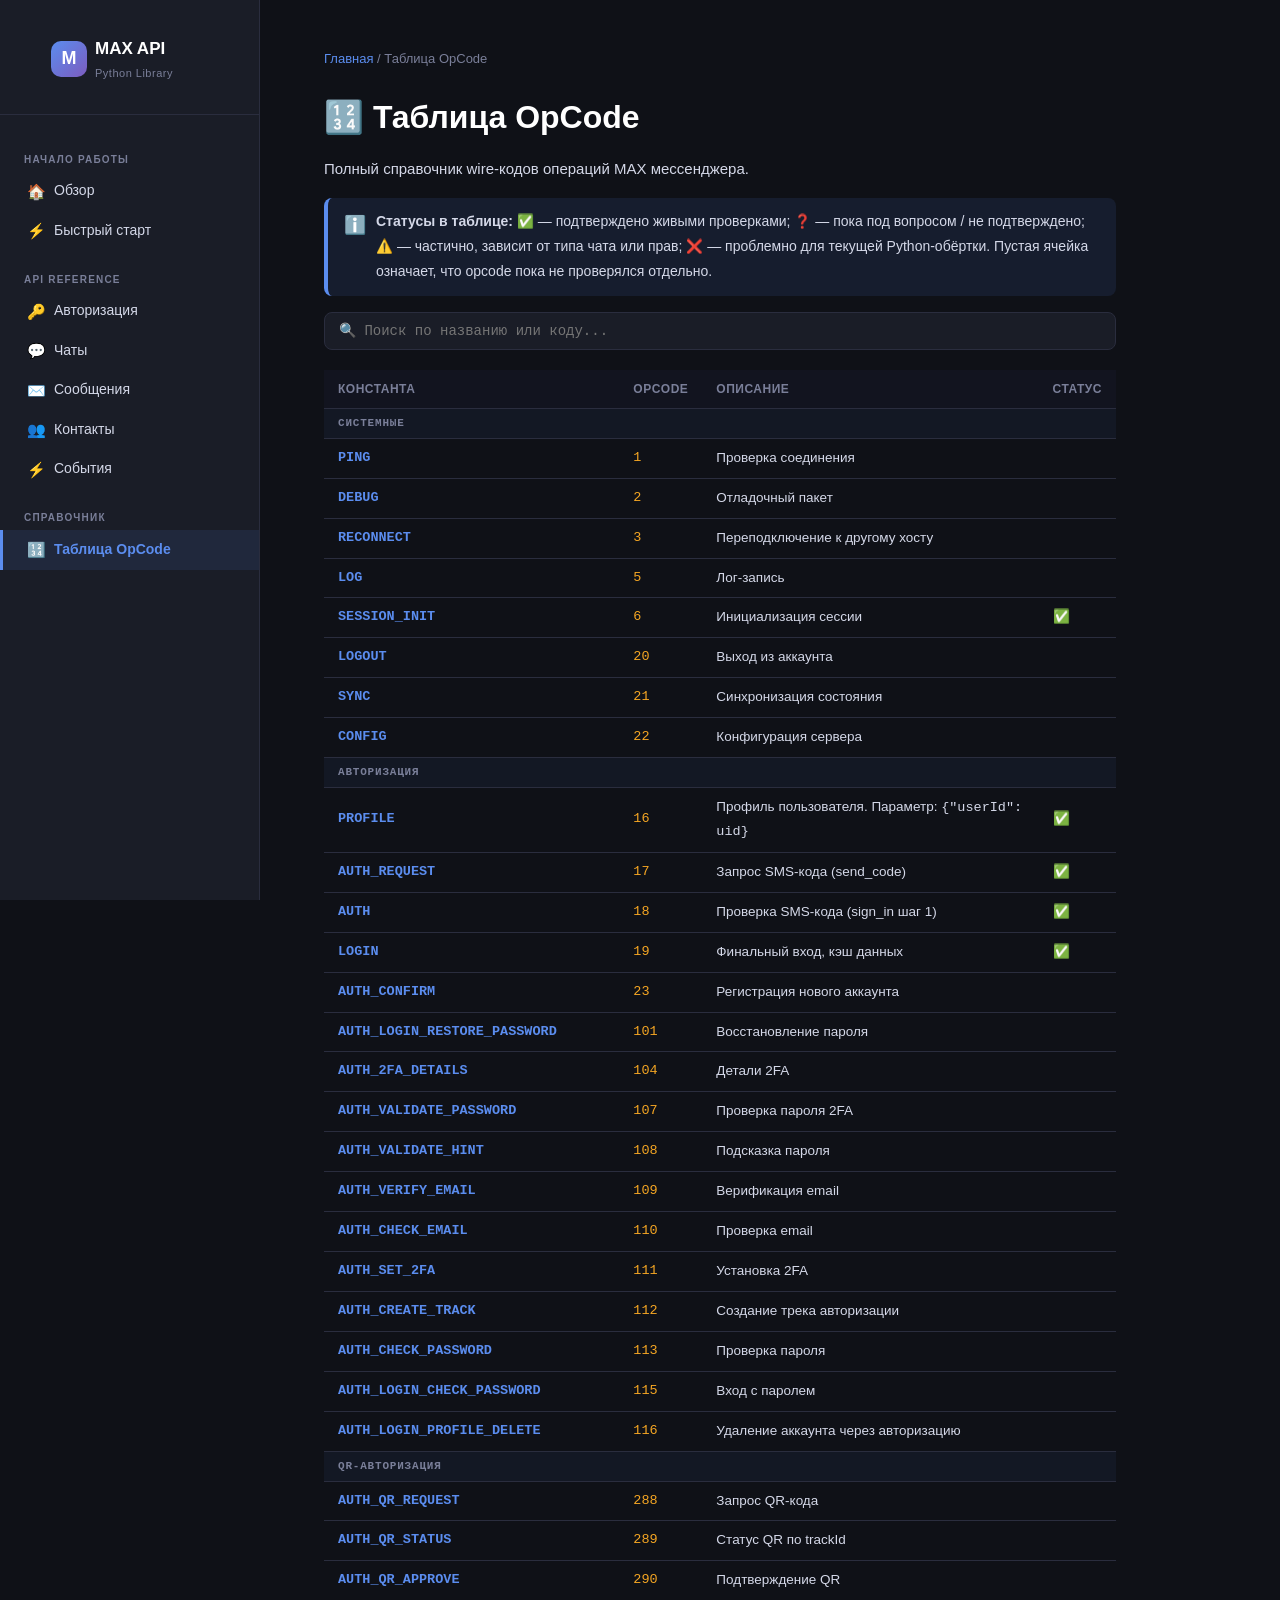
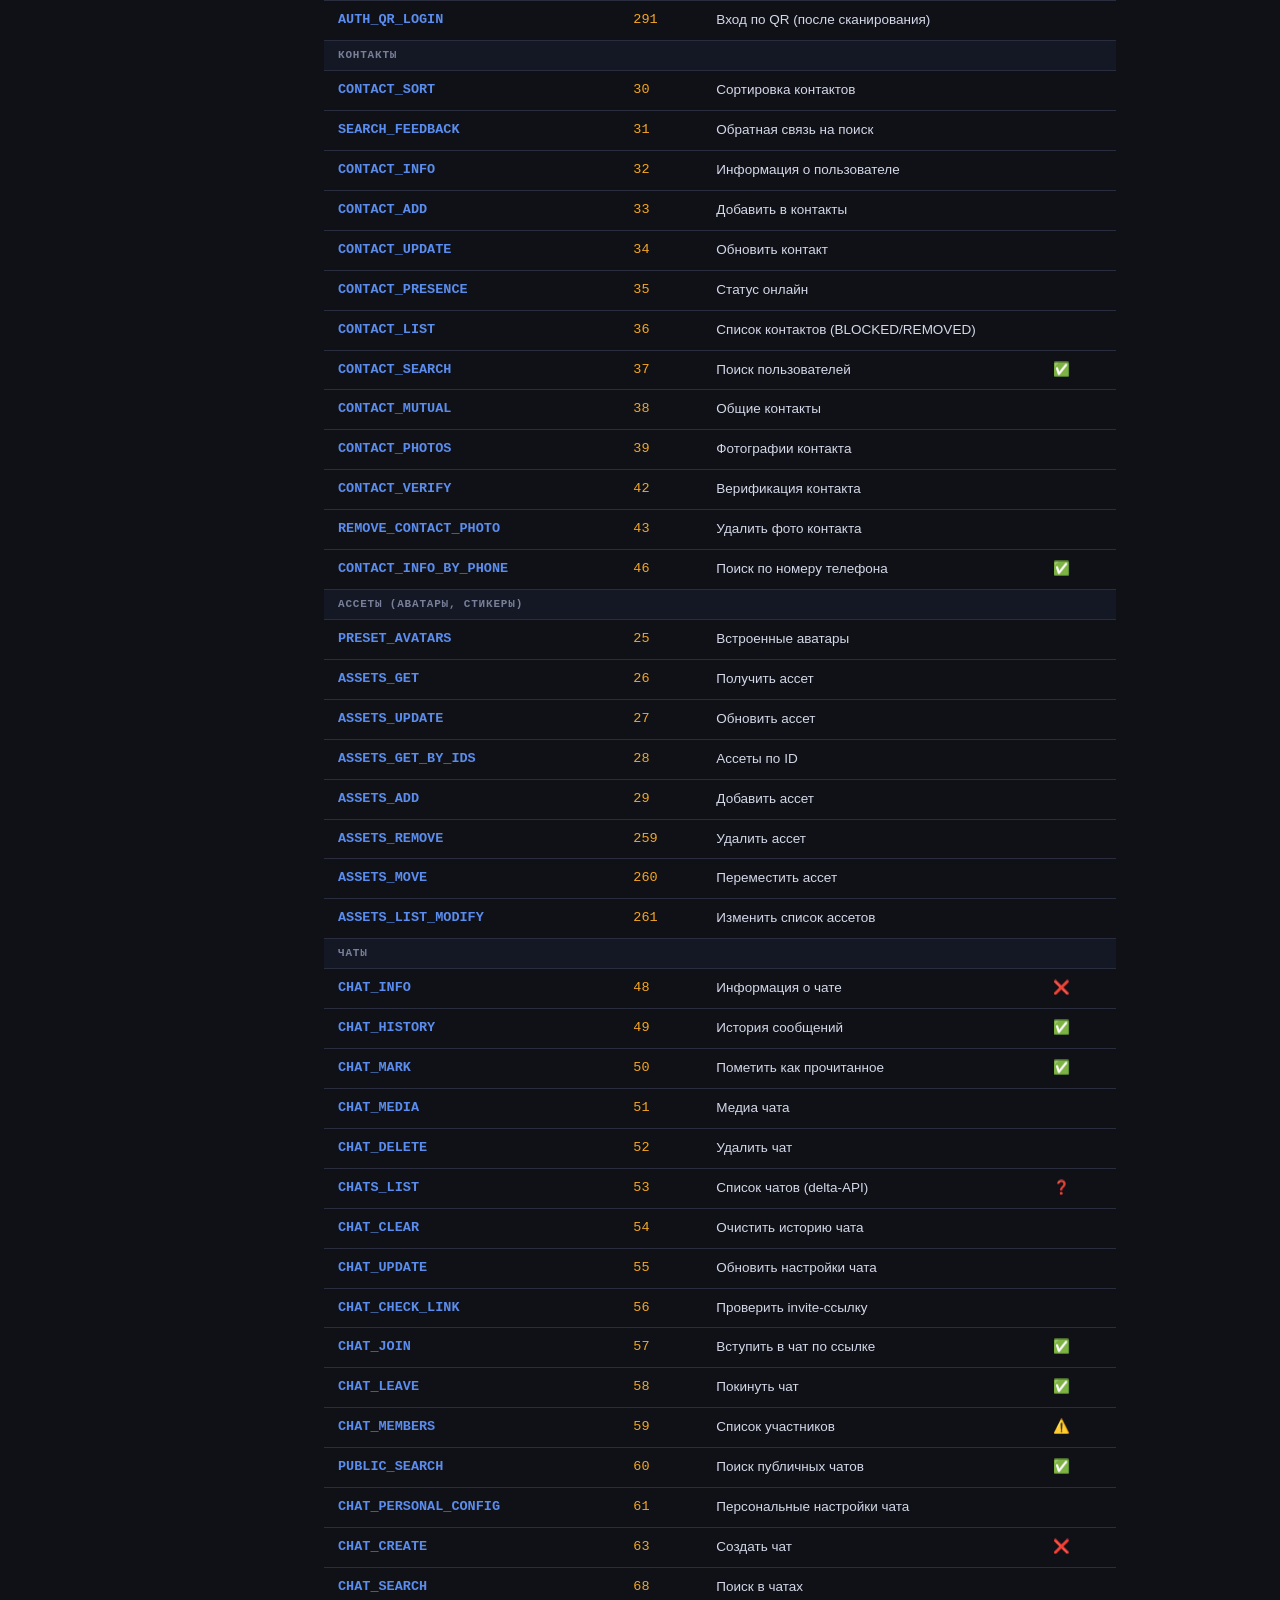
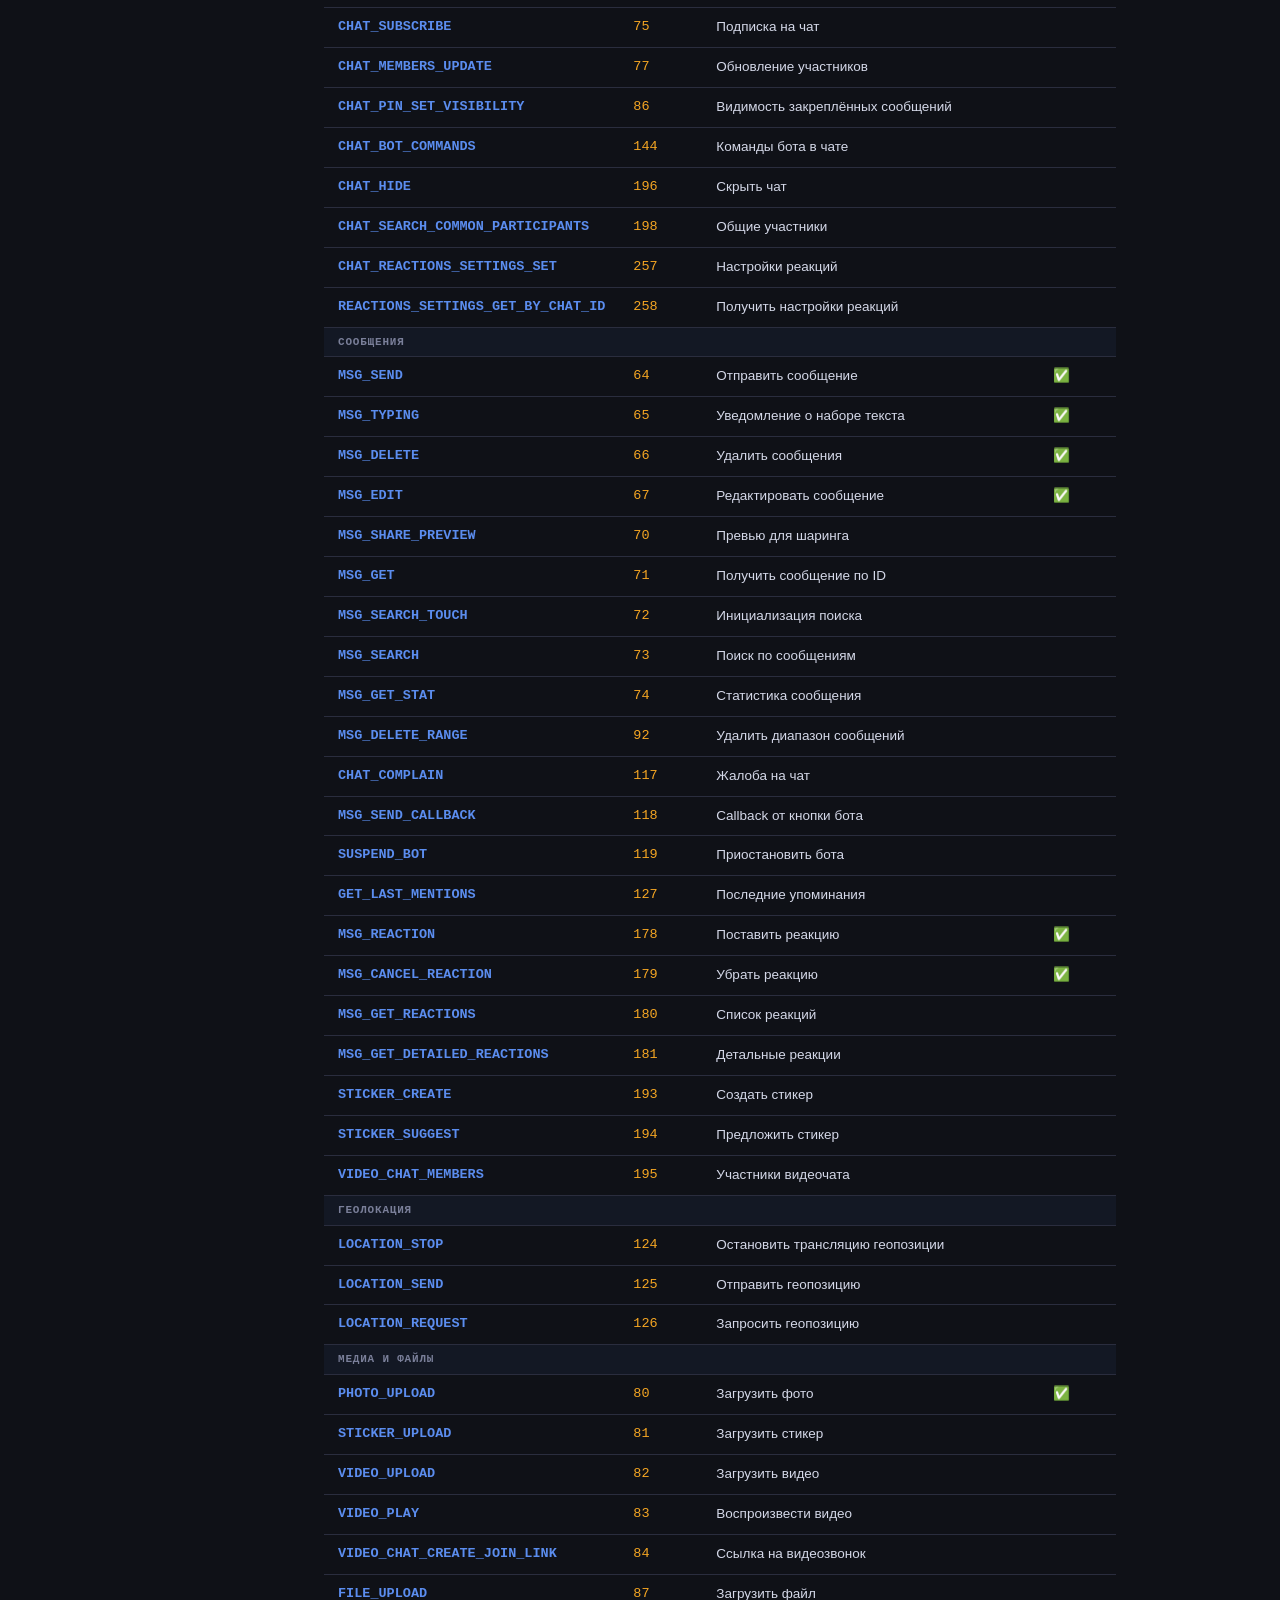
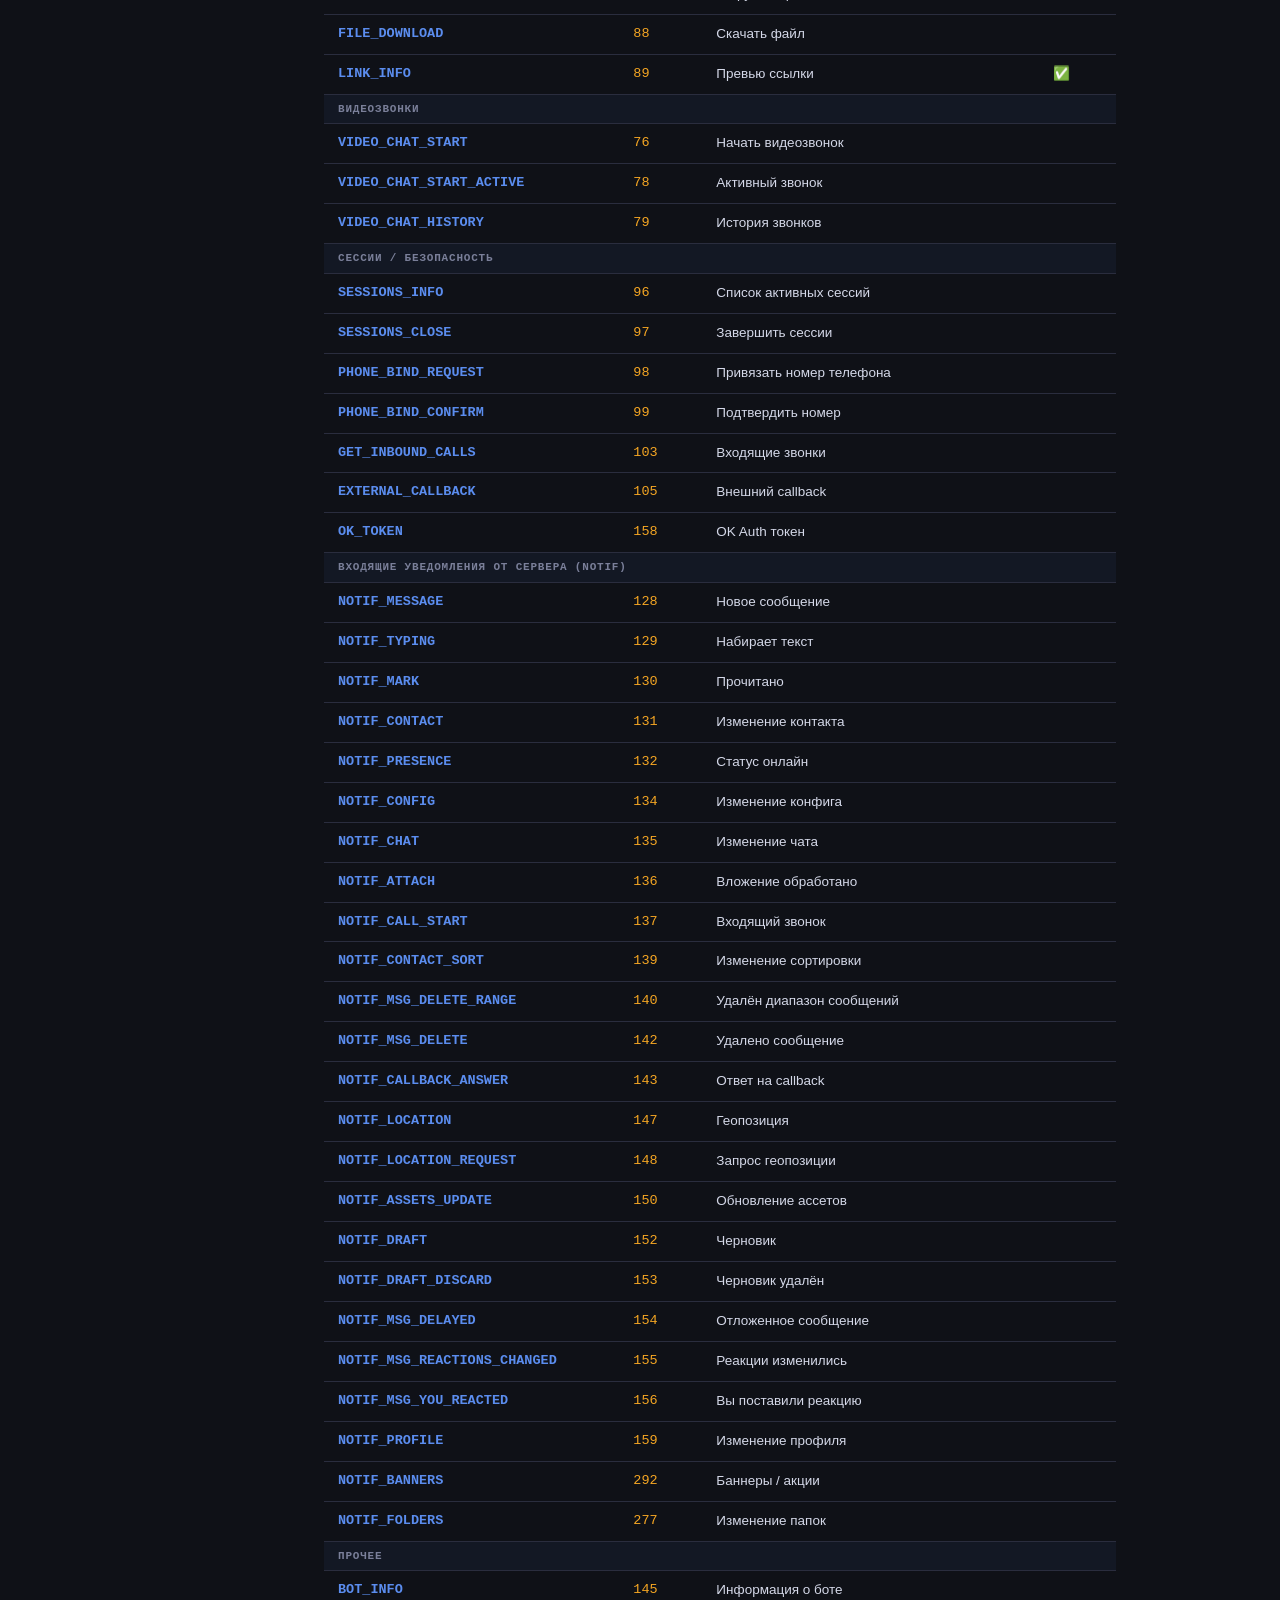
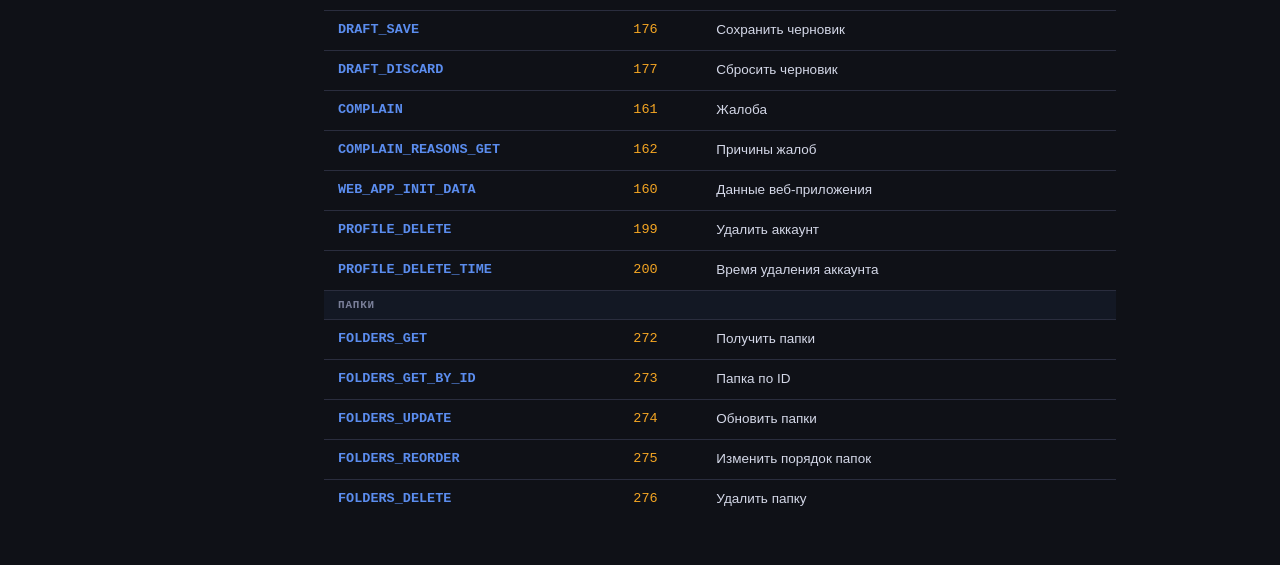
<file: docs/opcodes.html>
<!DOCTYPE html>
<html lang="ru">
<head>
  <meta charset="UTF-8">
  <meta name="viewport" content="width=device-width, initial-scale=1.0">
  <title>Таблица OpCode — MAX API</title>
  <link rel="stylesheet" href="style.css">
  <style>
    .search-box {
      width: 100%; padding: 10px 14px;
      background: var(--bg-card); border: 1px solid var(--border);
      border-radius: var(--radius); color: var(--text);
      font-family: var(--font-mono); font-size: 14px;
      margin-bottom: 20px; outline: none;
    }
    .search-box:focus { border-color: var(--accent); }
    .hidden { display: none; }
  </style>
</head>
<body>

<nav class="sidebar">
  <div class="sidebar-logo">
    <a href="index.html">
      <div class="logo-icon">M</div>
      <div>
        <div class="logo-text">MAX API</div>
        <div class="logo-sub">Python Library</div>
      </div>
    </a>
  </div>
  <span class="nav-section">Начало работы</span>
  <a href="index.html"><span class="nav-icon">🏠</span> Обзор</a>
  <a href="quickstart.html"><span class="nav-icon">⚡</span> Быстрый старт</a>
  <span class="nav-section">API Reference</span>
  <a href="auth.html"><span class="nav-icon">🔑</span> Авторизация</a>
  <a href="chats.html"><span class="nav-icon">💬</span> Чаты</a>
  <a href="messages.html"><span class="nav-icon">✉️</span> Сообщения</a>
  <a href="contacts.html"><span class="nav-icon">👥</span> Контакты</a>
  <a href="events.html"><span class="nav-icon">⚡</span> События</a>
  <span class="nav-section">Справочник</span>
  <a href="opcodes.html" class="active"><span class="nav-icon">🔢</span> Таблица OpCode</a>
</nav>

<main class="content">
  <div class="breadcrumb"><a href="index.html">Главная</a> / Таблица OpCode</div>
  <h1>🔢 Таблица OpCode</h1>
  <p>
    Полный справочник wire-кодов операций MAX мессенджера.
  </p>
  <div class="note"><span class="icon">ℹ️</span><div><strong>Статусы в таблице:</strong> <code>✅</code> — подтверждено живыми проверками; <code>❓</code> — пока под вопросом / не подтверждено; <code>⚠️</code> — частично, зависит от типа чата или прав; <code>❌</code> — проблемно для текущей Python-обёртки. Пустая ячейка означает, что opcode пока не проверялся отдельно.</div></div>

  <input class="search-box" id="searchInput" placeholder="🔍 Поиск по названию или коду..." oninput="filterTable()">

  <table class="opcode-table" id="opcodeTable">
    <thead>
      <tr><th>Константа</th><th>Opcode</th><th>Описание</th><th>Статус</th></tr>
    </thead>
    <tbody>

      <!-- Системные -->
      <tr class="section-row"><td colspan="4">Системные</td></tr>
      <tr><td>PING</td><td>1</td><td>Проверка соединения</td><td></td></tr>
      <tr><td>DEBUG</td><td>2</td><td>Отладочный пакет</td><td></td></tr>
      <tr><td>RECONNECT</td><td>3</td><td>Переподключение к другому хосту</td><td></td></tr>
      <tr><td>LOG</td><td>5</td><td>Лог-запись</td><td></td></tr>
      <tr><td>SESSION_INIT</td><td>6</td><td>Инициализация сессии</td><td>✅</td></tr>
      <tr><td>LOGOUT</td><td>20</td><td>Выход из аккаунта</td><td></td></tr>
      <tr><td>SYNC</td><td>21</td><td>Синхронизация состояния</td><td></td></tr>
      <tr><td>CONFIG</td><td>22</td><td>Конфигурация сервера</td><td></td></tr>

      <!-- Авторизация -->
      <tr class="section-row"><td colspan="4">Авторизация</td></tr>
      <tr><td>PROFILE</td><td>16</td><td>Профиль пользователя. Параметр: <code>{"userId": uid}</code></td><td>✅</td></tr>
      <tr><td>AUTH_REQUEST</td><td>17</td><td>Запрос SMS-кода (send_code)</td><td>✅</td></tr>
      <tr><td>AUTH</td><td>18</td><td>Проверка SMS-кода (sign_in шаг 1)</td><td>✅</td></tr>
      <tr><td>LOGIN</td><td>19</td><td>Финальный вход, кэш данных</td><td>✅</td></tr>
      <tr><td>AUTH_CONFIRM</td><td>23</td><td>Регистрация нового аккаунта</td><td></td></tr>
      <tr><td>AUTH_LOGIN_RESTORE_PASSWORD</td><td>101</td><td>Восстановление пароля</td><td></td></tr>
      <tr><td>AUTH_2FA_DETAILS</td><td>104</td><td>Детали 2FA</td><td></td></tr>
      <tr><td>AUTH_VALIDATE_PASSWORD</td><td>107</td><td>Проверка пароля 2FA</td><td></td></tr>
      <tr><td>AUTH_VALIDATE_HINT</td><td>108</td><td>Подсказка пароля</td><td></td></tr>
      <tr><td>AUTH_VERIFY_EMAIL</td><td>109</td><td>Верификация email</td><td></td></tr>
      <tr><td>AUTH_CHECK_EMAIL</td><td>110</td><td>Проверка email</td><td></td></tr>
      <tr><td>AUTH_SET_2FA</td><td>111</td><td>Установка 2FA</td><td></td></tr>
      <tr><td>AUTH_CREATE_TRACK</td><td>112</td><td>Создание трека авторизации</td><td></td></tr>
      <tr><td>AUTH_CHECK_PASSWORD</td><td>113</td><td>Проверка пароля</td><td></td></tr>
      <tr><td>AUTH_LOGIN_CHECK_PASSWORD</td><td>115</td><td>Вход с паролем</td><td></td></tr>
      <tr><td>AUTH_LOGIN_PROFILE_DELETE</td><td>116</td><td>Удаление аккаунта через авторизацию</td><td></td></tr>

      <!-- QR-авторизация -->
      <tr class="section-row"><td colspan="4">QR-авторизация</td></tr>
      <tr><td>AUTH_QR_REQUEST</td><td>288</td><td>Запрос QR-кода</td><td></td></tr>
      <tr><td>AUTH_QR_STATUS</td><td>289</td><td>Статус QR по trackId</td><td></td></tr>
      <tr><td>AUTH_QR_APPROVE</td><td>290</td><td>Подтверждение QR</td><td></td></tr>
      <tr><td>AUTH_QR_LOGIN</td><td>291</td><td>Вход по QR (после сканирования)</td><td></td></tr>

      <!-- Контакты -->
      <tr class="section-row"><td colspan="4">Контакты</td></tr>
      <tr><td>CONTACT_SORT</td><td>30</td><td>Сортировка контактов</td><td></td></tr>
      <tr><td>SEARCH_FEEDBACK</td><td>31</td><td>Обратная связь на поиск</td><td></td></tr>
      <tr><td>CONTACT_INFO</td><td>32</td><td>Информация о пользователе</td><td></td></tr>
      <tr><td>CONTACT_ADD</td><td>33</td><td>Добавить в контакты</td><td></td></tr>
      <tr><td>CONTACT_UPDATE</td><td>34</td><td>Обновить контакт</td><td></td></tr>
      <tr><td>CONTACT_PRESENCE</td><td>35</td><td>Статус онлайн</td><td></td></tr>
      <tr><td>CONTACT_LIST</td><td>36</td><td>Список контактов (BLOCKED/REMOVED)</td><td></td></tr>
      <tr><td>CONTACT_SEARCH</td><td>37</td><td>Поиск пользователей</td><td>✅</td></tr>
      <tr><td>CONTACT_MUTUAL</td><td>38</td><td>Общие контакты</td><td></td></tr>
      <tr><td>CONTACT_PHOTOS</td><td>39</td><td>Фотографии контакта</td><td></td></tr>
      <tr><td>CONTACT_VERIFY</td><td>42</td><td>Верификация контакта</td><td></td></tr>
      <tr><td>REMOVE_CONTACT_PHOTO</td><td>43</td><td>Удалить фото контакта</td><td></td></tr>
      <tr><td>CONTACT_INFO_BY_PHONE</td><td>46</td><td>Поиск по номеру телефона</td><td>✅</td></tr>

      <!-- Ассеты -->
      <tr class="section-row"><td colspan="4">Ассеты (аватары, стикеры)</td></tr>
      <tr><td>PRESET_AVATARS</td><td>25</td><td>Встроенные аватары</td><td></td></tr>
      <tr><td>ASSETS_GET</td><td>26</td><td>Получить ассет</td><td></td></tr>
      <tr><td>ASSETS_UPDATE</td><td>27</td><td>Обновить ассет</td><td></td></tr>
      <tr><td>ASSETS_GET_BY_IDS</td><td>28</td><td>Ассеты по ID</td><td></td></tr>
      <tr><td>ASSETS_ADD</td><td>29</td><td>Добавить ассет</td><td></td></tr>
      <tr><td>ASSETS_REMOVE</td><td>259</td><td>Удалить ассет</td><td></td></tr>
      <tr><td>ASSETS_MOVE</td><td>260</td><td>Переместить ассет</td><td></td></tr>
      <tr><td>ASSETS_LIST_MODIFY</td><td>261</td><td>Изменить список ассетов</td><td></td></tr>

      <!-- Чаты -->
      <tr class="section-row"><td colspan="4">Чаты</td></tr>
      <tr><td>CHAT_INFO</td><td>48</td><td>Информация о чате</td><td>❌</td></tr>
      <tr><td>CHAT_HISTORY</td><td>49</td><td>История сообщений</td><td>✅</td></tr>
      <tr><td>CHAT_MARK</td><td>50</td><td>Пометить как прочитанное</td><td>✅</td></tr>
      <tr><td>CHAT_MEDIA</td><td>51</td><td>Медиа чата</td><td></td></tr>
      <tr><td>CHAT_DELETE</td><td>52</td><td>Удалить чат</td><td></td></tr>
      <tr><td>CHATS_LIST</td><td>53</td><td>Список чатов (delta-API)</td><td>❓</td></tr>
      <tr><td>CHAT_CLEAR</td><td>54</td><td>Очистить историю чата</td><td></td></tr>
      <tr><td>CHAT_UPDATE</td><td>55</td><td>Обновить настройки чата</td><td></td></tr>
      <tr><td>CHAT_CHECK_LINK</td><td>56</td><td>Проверить invite-ссылку</td><td></td></tr>
      <tr><td>CHAT_JOIN</td><td>57</td><td>Вступить в чат по ссылке</td><td>✅</td></tr>
      <tr><td>CHAT_LEAVE</td><td>58</td><td>Покинуть чат</td><td>✅</td></tr>
      <tr><td>CHAT_MEMBERS</td><td>59</td><td>Список участников</td><td>⚠️</td></tr>
      <tr><td>PUBLIC_SEARCH</td><td>60</td><td>Поиск публичных чатов</td><td>✅</td></tr>
      <tr><td>CHAT_PERSONAL_CONFIG</td><td>61</td><td>Персональные настройки чата</td><td></td></tr>
      <tr><td>CHAT_CREATE</td><td>63</td><td>Создать чат</td><td>❌</td></tr>
      <tr><td>CHAT_SEARCH</td><td>68</td><td>Поиск в чатах</td><td></td></tr>
      <tr><td>CHAT_SUBSCRIBE</td><td>75</td><td>Подписка на чат</td><td></td></tr>
      <tr><td>CHAT_MEMBERS_UPDATE</td><td>77</td><td>Обновление участников</td><td></td></tr>
      <tr><td>CHAT_PIN_SET_VISIBILITY</td><td>86</td><td>Видимость закреплённых сообщений</td><td></td></tr>
      <tr><td>CHAT_BOT_COMMANDS</td><td>144</td><td>Команды бота в чате</td><td></td></tr>
      <tr><td>CHAT_HIDE</td><td>196</td><td>Скрыть чат</td><td></td></tr>
      <tr><td>CHAT_SEARCH_COMMON_PARTICIPANTS</td><td>198</td><td>Общие участники</td><td></td></tr>
      <tr><td>CHAT_REACTIONS_SETTINGS_SET</td><td>257</td><td>Настройки реакций</td><td></td></tr>
      <tr><td>REACTIONS_SETTINGS_GET_BY_CHAT_ID</td><td>258</td><td>Получить настройки реакций</td><td></td></tr>

      <!-- Сообщения -->
      <tr class="section-row"><td colspan="4">Сообщения</td></tr>
      <tr><td>MSG_SEND</td><td>64</td><td>Отправить сообщение</td><td>✅</td></tr>
      <tr><td>MSG_TYPING</td><td>65</td><td>Уведомление о наборе текста</td><td>✅</td></tr>
      <tr><td>MSG_DELETE</td><td>66</td><td>Удалить сообщения</td><td>✅</td></tr>
      <tr><td>MSG_EDIT</td><td>67</td><td>Редактировать сообщение</td><td>✅</td></tr>
      <tr><td>MSG_SHARE_PREVIEW</td><td>70</td><td>Превью для шаринга</td><td></td></tr>
      <tr><td>MSG_GET</td><td>71</td><td>Получить сообщение по ID</td><td></td></tr>
      <tr><td>MSG_SEARCH_TOUCH</td><td>72</td><td>Инициализация поиска</td><td></td></tr>
      <tr><td>MSG_SEARCH</td><td>73</td><td>Поиск по сообщениям</td><td></td></tr>
      <tr><td>MSG_GET_STAT</td><td>74</td><td>Статистика сообщения</td><td></td></tr>
      <tr><td>MSG_DELETE_RANGE</td><td>92</td><td>Удалить диапазон сообщений</td><td></td></tr>
      <tr><td>CHAT_COMPLAIN</td><td>117</td><td>Жалоба на чат</td><td></td></tr>
      <tr><td>MSG_SEND_CALLBACK</td><td>118</td><td>Callback от кнопки бота</td><td></td></tr>
      <tr><td>SUSPEND_BOT</td><td>119</td><td>Приостановить бота</td><td></td></tr>
      <tr><td>GET_LAST_MENTIONS</td><td>127</td><td>Последние упоминания</td><td></td></tr>
      <tr><td>MSG_REACTION</td><td>178</td><td>Поставить реакцию</td><td>✅</td></tr>
      <tr><td>MSG_CANCEL_REACTION</td><td>179</td><td>Убрать реакцию</td><td>✅</td></tr>
      <tr><td>MSG_GET_REACTIONS</td><td>180</td><td>Список реакций</td><td></td></tr>
      <tr><td>MSG_GET_DETAILED_REACTIONS</td><td>181</td><td>Детальные реакции</td><td></td></tr>
      <tr><td>STICKER_CREATE</td><td>193</td><td>Создать стикер</td><td></td></tr>
      <tr><td>STICKER_SUGGEST</td><td>194</td><td>Предложить стикер</td><td></td></tr>
      <tr><td>VIDEO_CHAT_MEMBERS</td><td>195</td><td>Участники видеочата</td><td></td></tr>

      <!-- Геолокация -->
      <tr class="section-row"><td colspan="4">Геолокация</td></tr>
      <tr><td>LOCATION_STOP</td><td>124</td><td>Остановить трансляцию геопозиции</td><td></td></tr>
      <tr><td>LOCATION_SEND</td><td>125</td><td>Отправить геопозицию</td><td></td></tr>
      <tr><td>LOCATION_REQUEST</td><td>126</td><td>Запросить геопозицию</td><td></td></tr>

      <!-- Медиа -->
      <tr class="section-row"><td colspan="4">Медиа и файлы</td></tr>
      <tr><td>PHOTO_UPLOAD</td><td>80</td><td>Загрузить фото</td><td>✅</td></tr>
      <tr><td>STICKER_UPLOAD</td><td>81</td><td>Загрузить стикер</td><td></td></tr>
      <tr><td>VIDEO_UPLOAD</td><td>82</td><td>Загрузить видео</td><td></td></tr>
      <tr><td>VIDEO_PLAY</td><td>83</td><td>Воспроизвести видео</td><td></td></tr>
      <tr><td>VIDEO_CHAT_CREATE_JOIN_LINK</td><td>84</td><td>Ссылка на видеозвонок</td><td></td></tr>
      <tr><td>FILE_UPLOAD</td><td>87</td><td>Загрузить файл</td><td></td></tr>
      <tr><td>FILE_DOWNLOAD</td><td>88</td><td>Скачать файл</td><td></td></tr>
      <tr><td>LINK_INFO</td><td>89</td><td>Превью ссылки</td><td>✅</td></tr>

      <!-- Видеозвонки -->
      <tr class="section-row"><td colspan="4">Видеозвонки</td></tr>
      <tr><td>VIDEO_CHAT_START</td><td>76</td><td>Начать видеозвонок</td><td></td></tr>
      <tr><td>VIDEO_CHAT_START_ACTIVE</td><td>78</td><td>Активный звонок</td><td></td></tr>
      <tr><td>VIDEO_CHAT_HISTORY</td><td>79</td><td>История звонков</td><td></td></tr>

      <!-- Сессии -->
      <tr class="section-row"><td colspan="4">Сессии / безопасность</td></tr>
      <tr><td>SESSIONS_INFO</td><td>96</td><td>Список активных сессий</td><td></td></tr>
      <tr><td>SESSIONS_CLOSE</td><td>97</td><td>Завершить сессии</td><td></td></tr>
      <tr><td>PHONE_BIND_REQUEST</td><td>98</td><td>Привязать номер телефона</td><td></td></tr>
      <tr><td>PHONE_BIND_CONFIRM</td><td>99</td><td>Подтвердить номер</td><td></td></tr>
      <tr><td>GET_INBOUND_CALLS</td><td>103</td><td>Входящие звонки</td><td></td></tr>
      <tr><td>EXTERNAL_CALLBACK</td><td>105</td><td>Внешний callback</td><td></td></tr>
      <tr><td>OK_TOKEN</td><td>158</td><td>OK Auth токен</td><td></td></tr>

      <!-- Уведомления (входящие) -->
      <tr class="section-row"><td colspan="4">Входящие уведомления от сервера (NOTIF)</td></tr>
      <tr><td>NOTIF_MESSAGE</td><td>128</td><td>Новое сообщение</td><td></td></tr>
      <tr><td>NOTIF_TYPING</td><td>129</td><td>Набирает текст</td><td></td></tr>
      <tr><td>NOTIF_MARK</td><td>130</td><td>Прочитано</td><td></td></tr>
      <tr><td>NOTIF_CONTACT</td><td>131</td><td>Изменение контакта</td><td></td></tr>
      <tr><td>NOTIF_PRESENCE</td><td>132</td><td>Статус онлайн</td><td></td></tr>
      <tr><td>NOTIF_CONFIG</td><td>134</td><td>Изменение конфига</td><td></td></tr>
      <tr><td>NOTIF_CHAT</td><td>135</td><td>Изменение чата</td><td></td></tr>
      <tr><td>NOTIF_ATTACH</td><td>136</td><td>Вложение обработано</td><td></td></tr>
      <tr><td>NOTIF_CALL_START</td><td>137</td><td>Входящий звонок</td><td></td></tr>
      <tr><td>NOTIF_CONTACT_SORT</td><td>139</td><td>Изменение сортировки</td><td></td></tr>
      <tr><td>NOTIF_MSG_DELETE_RANGE</td><td>140</td><td>Удалён диапазон сообщений</td><td></td></tr>
      <tr><td>NOTIF_MSG_DELETE</td><td>142</td><td>Удалено сообщение</td><td></td></tr>
      <tr><td>NOTIF_CALLBACK_ANSWER</td><td>143</td><td>Ответ на callback</td><td></td></tr>
      <tr><td>NOTIF_LOCATION</td><td>147</td><td>Геопозиция</td><td></td></tr>
      <tr><td>NOTIF_LOCATION_REQUEST</td><td>148</td><td>Запрос геопозиции</td><td></td></tr>
      <tr><td>NOTIF_ASSETS_UPDATE</td><td>150</td><td>Обновление ассетов</td><td></td></tr>
      <tr><td>NOTIF_DRAFT</td><td>152</td><td>Черновик</td><td></td></tr>
      <tr><td>NOTIF_DRAFT_DISCARD</td><td>153</td><td>Черновик удалён</td><td></td></tr>
      <tr><td>NOTIF_MSG_DELAYED</td><td>154</td><td>Отложенное сообщение</td><td></td></tr>
      <tr><td>NOTIF_MSG_REACTIONS_CHANGED</td><td>155</td><td>Реакции изменились</td><td></td></tr>
      <tr><td>NOTIF_MSG_YOU_REACTED</td><td>156</td><td>Вы поставили реакцию</td><td></td></tr>
      <tr><td>NOTIF_PROFILE</td><td>159</td><td>Изменение профиля</td><td></td></tr>
      <tr><td>NOTIF_BANNERS</td><td>292</td><td>Баннеры / акции</td><td></td></tr>
      <tr><td>NOTIF_FOLDERS</td><td>277</td><td>Изменение папок</td><td></td></tr>

      <!-- Прочее -->
      <tr class="section-row"><td colspan="4">Прочее</td></tr>
      <tr><td>BOT_INFO</td><td>145</td><td>Информация о боте</td><td></td></tr>
      <tr><td>DRAFT_SAVE</td><td>176</td><td>Сохранить черновик</td><td></td></tr>
      <tr><td>DRAFT_DISCARD</td><td>177</td><td>Сбросить черновик</td><td></td></tr>
      <tr><td>COMPLAIN</td><td>161</td><td>Жалоба</td><td></td></tr>
      <tr><td>COMPLAIN_REASONS_GET</td><td>162</td><td>Причины жалоб</td><td></td></tr>
      <tr><td>WEB_APP_INIT_DATA</td><td>160</td><td>Данные веб-приложения</td><td></td></tr>
      <tr><td>PROFILE_DELETE</td><td>199</td><td>Удалить аккаунт</td><td></td></tr>
      <tr><td>PROFILE_DELETE_TIME</td><td>200</td><td>Время удаления аккаунта</td><td></td></tr>

      <!-- Папки -->
      <tr class="section-row"><td colspan="4">Папки</td></tr>
      <tr><td>FOLDERS_GET</td><td>272</td><td>Получить папки</td><td></td></tr>
      <tr><td>FOLDERS_GET_BY_ID</td><td>273</td><td>Папка по ID</td><td></td></tr>
      <tr><td>FOLDERS_UPDATE</td><td>274</td><td>Обновить папки</td><td></td></tr>
      <tr><td>FOLDERS_REORDER</td><td>275</td><td>Изменить порядок папок</td><td></td></tr>
      <tr><td>FOLDERS_DELETE</td><td>276</td><td>Удалить папку</td><td></td></tr>

    </tbody>
  </table>

  <script>
  function filterTable() {
    const q = document.getElementById('searchInput').value.toLowerCase();
    const rows = document.querySelectorAll('#opcodeTable tbody tr');
    rows.forEach(row => {
      if (row.classList.contains('section-row')) return;
      const text = row.textContent.toLowerCase();
      row.classList.toggle('hidden', q && !text.includes(q));
    });
  }
  </script>

</main>
</body>
</html>
</file>
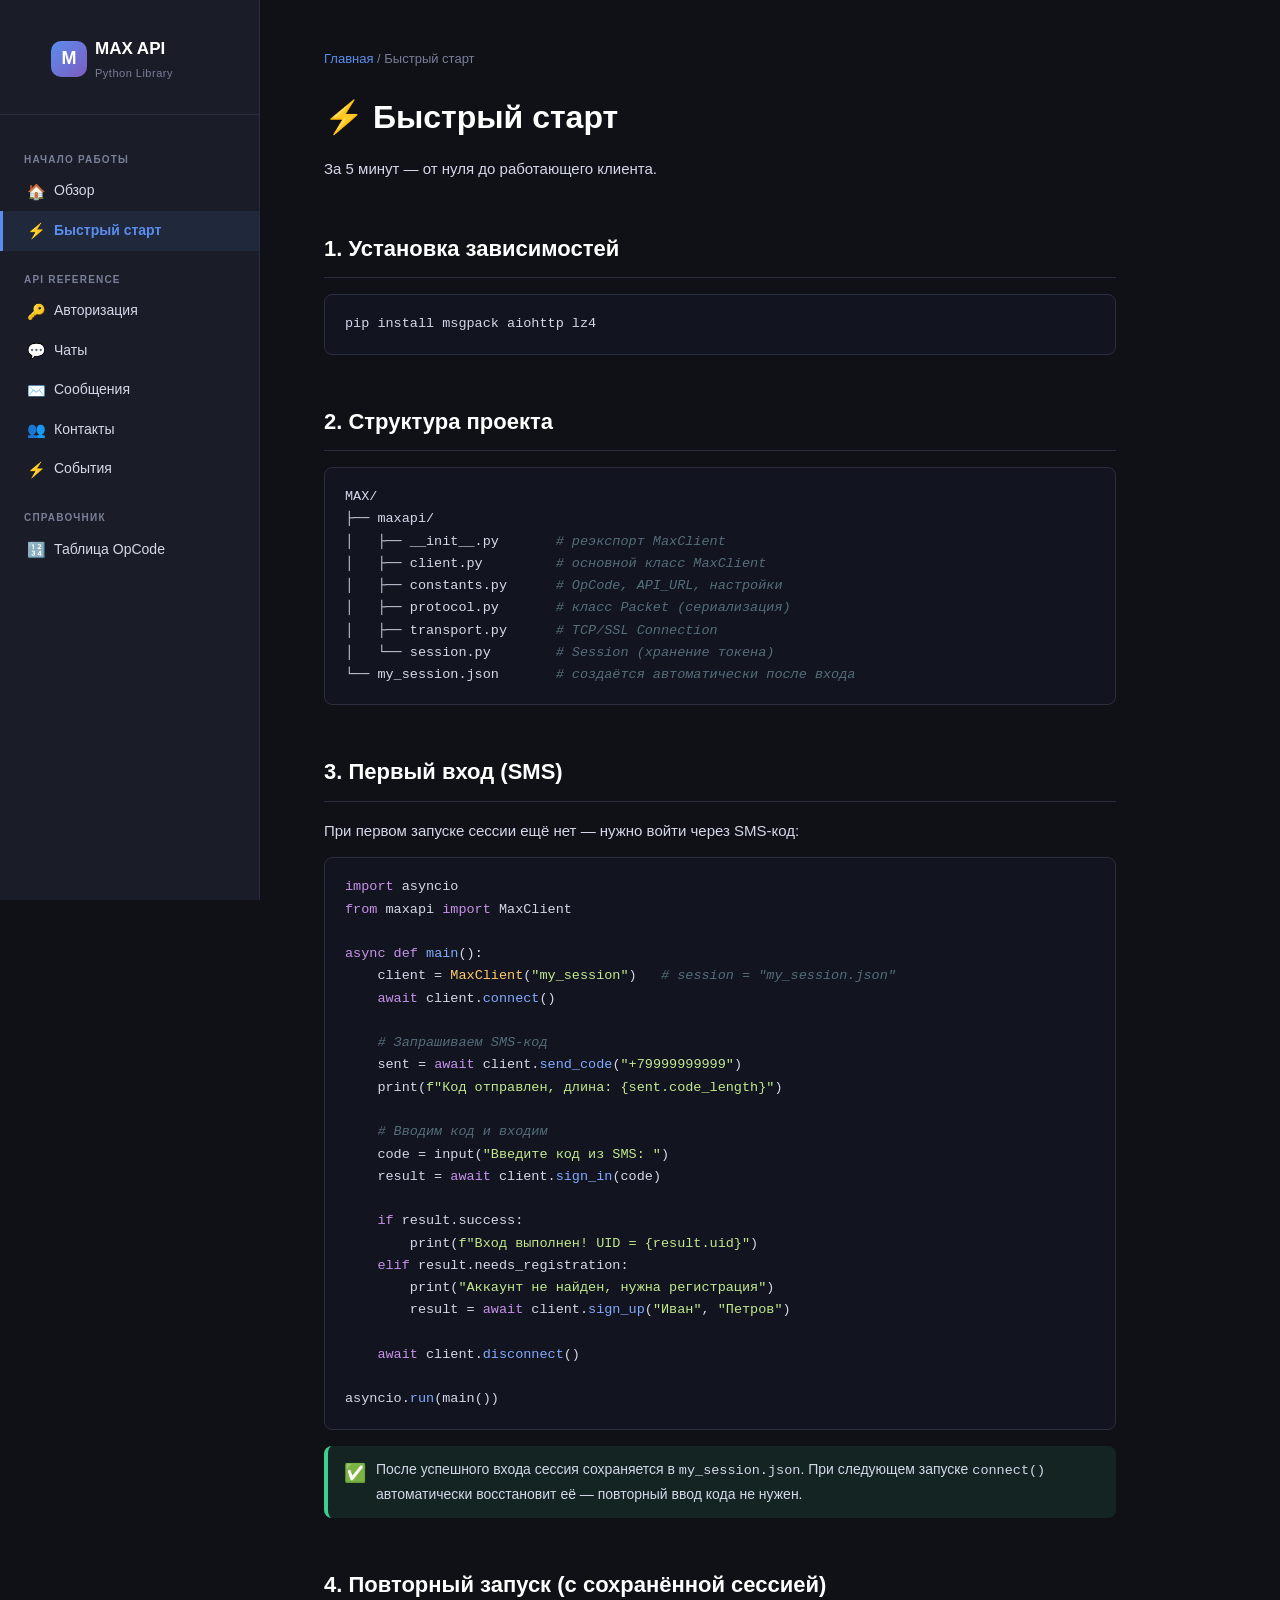
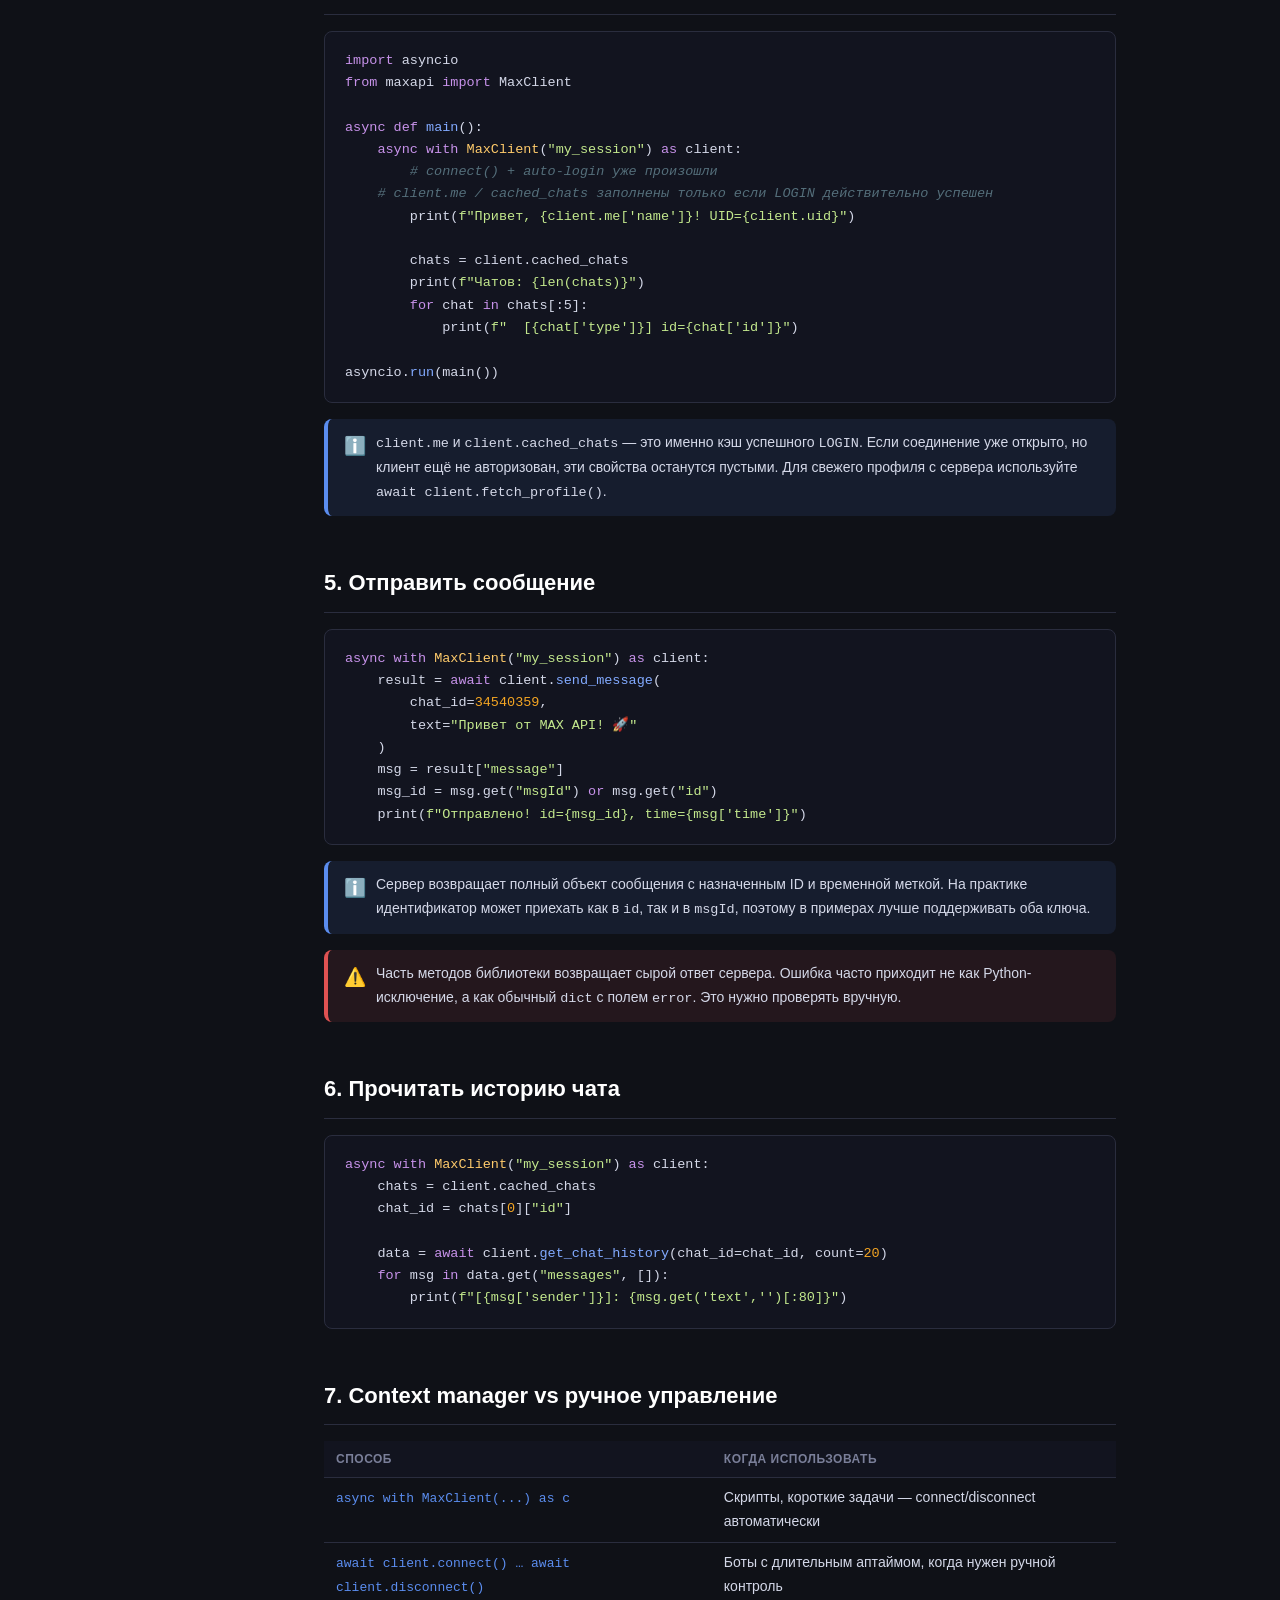
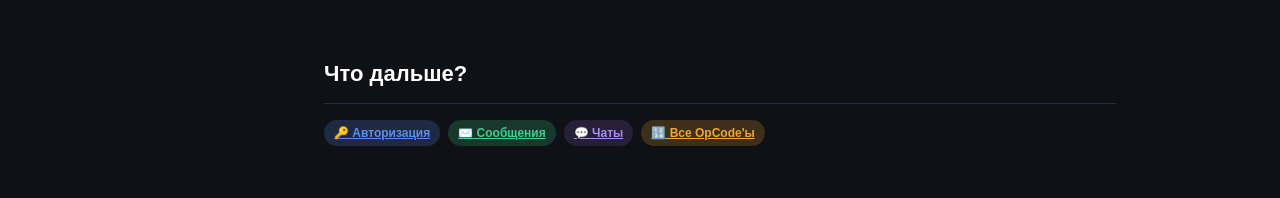
<file: docs/quickstart.html>
<!DOCTYPE html>
<html lang="ru">
<head>
  <meta charset="UTF-8">
  <meta name="viewport" content="width=device-width, initial-scale=1.0">
  <title>Быстрый старт — MAX API</title>
  <link rel="stylesheet" href="style.css">
</head>
<body>

<nav class="sidebar">
  <div class="sidebar-logo">
    <a href="index.html">
      <div class="logo-icon">M</div>
      <div>
        <div class="logo-text">MAX API</div>
        <div class="logo-sub">Python Library</div>
      </div>
    </a>
  </div>
  <span class="nav-section">Начало работы</span>
  <a href="index.html"><span class="nav-icon">🏠</span> Обзор</a>
  <a href="quickstart.html" class="active"><span class="nav-icon">⚡</span> Быстрый старт</a>
  <span class="nav-section">API Reference</span>
  <a href="auth.html"><span class="nav-icon">🔑</span> Авторизация</a>
  <a href="chats.html"><span class="nav-icon">💬</span> Чаты</a>
  <a href="messages.html"><span class="nav-icon">✉️</span> Сообщения</a>
  <a href="contacts.html"><span class="nav-icon">👥</span> Контакты</a>
  <a href="events.html"><span class="nav-icon">⚡</span> События</a>
  <span class="nav-section">Справочник</span>
  <a href="opcodes.html"><span class="nav-icon">🔢</span> Таблица OpCode</a>
</nav>

<main class="content">
  <div class="breadcrumb"><a href="index.html">Главная</a> / Быстрый старт</div>
  <h1>⚡ Быстрый старт</h1>
  <p>За 5 минут — от нуля до работающего клиента.</p>

  <h2>1. Установка зависимостей</h2>
  <pre>pip install msgpack aiohttp lz4</pre>

  <h2>2. Структура проекта</h2>
  <pre>MAX/
├── maxapi/
│   ├── __init__.py       <span class="cm"># реэкспорт MaxClient</span>
│   ├── client.py         <span class="cm"># основной класс MaxClient</span>
│   ├── constants.py      <span class="cm"># OpCode, API_URL, настройки</span>
│   ├── protocol.py       <span class="cm"># класс Packet (сериализация)</span>
│   ├── transport.py      <span class="cm"># TCP/SSL Connection</span>
│   └── session.py        <span class="cm"># Session (хранение токена)</span>
└── my_session.json       <span class="cm"># создаётся автоматически после входа</span></pre>

  <h2>3. Первый вход (SMS)</h2>
  <p>При первом запуске сессии ещё нет — нужно войти через SMS-код:</p>
  <pre><span class="kw">import</span> asyncio
<span class="kw">from</span> maxapi <span class="kw">import</span> MaxClient

<span class="kw">async def</span> <span class="fn">main</span>():
    client = <span class="cl">MaxClient</span>(<span class="st">"my_session"</span>)   <span class="cm"># session = "my_session.json"</span>
    <span class="kw">await</span> client.<span class="fn">connect</span>()

    <span class="cm"># Запрашиваем SMS-код</span>
    sent = <span class="kw">await</span> client.<span class="fn">send_code</span>(<span class="st">"+79999999999"</span>)
    print(<span class="st">f"Код отправлен, длина: {sent.code_length}"</span>)

    <span class="cm"># Вводим код и входим</span>
    code = input(<span class="st">"Введите код из SMS: "</span>)
    result = <span class="kw">await</span> client.<span class="fn">sign_in</span>(code)

    <span class="kw">if</span> result.success:
        print(<span class="st">f"Вход выполнен! UID = {result.uid}"</span>)
    <span class="kw">elif</span> result.needs_registration:
        print(<span class="st">"Аккаунт не найден, нужна регистрация"</span>)
        result = <span class="kw">await</span> client.<span class="fn">sign_up</span>(<span class="st">"Иван"</span>, <span class="st">"Петров"</span>)

    <span class="kw">await</span> client.<span class="fn">disconnect</span>()

asyncio.<span class="fn">run</span>(main())</pre>

  <div class="tip">
    <span class="icon">✅</span>
    <div>После успешного входа сессия сохраняется в <code>my_session.json</code>.
    При следующем запуске <code>connect()</code> автоматически восстановит её — повторный ввод кода не нужен.</div>
  </div>

  <h2>4. Повторный запуск (с сохранённой сессией)</h2>
  <pre><span class="kw">import</span> asyncio
<span class="kw">from</span> maxapi <span class="kw">import</span> MaxClient

<span class="kw">async def</span> <span class="fn">main</span>():
    <span class="kw">async with</span> <span class="cl">MaxClient</span>(<span class="st">"my_session"</span>) <span class="kw">as</span> client:
        <span class="cm"># connect() + auto-login уже произошли</span>
    <span class="cm"># client.me / cached_chats заполнены только если LOGIN действительно успешен</span>
        print(<span class="st">f"Привет, {client.me['name']}! UID={client.uid}"</span>)

        chats = client.cached_chats
        print(<span class="st">f"Чатов: {len(chats)}"</span>)
        <span class="kw">for</span> chat <span class="kw">in</span> chats[:5]:
            print(<span class="st">f"  [{chat['type']}] id={chat['id']}"</span>)

asyncio.<span class="fn">run</span>(main())</pre>

  <div class="note">
    <span class="icon">ℹ️</span>
    <div><code>client.me</code> и <code>client.cached_chats</code> — это именно кэш успешного <code>LOGIN</code>. Если соединение уже открыто, но клиент ещё не авторизован, эти свойства останутся пустыми. Для свежего профиля с сервера используйте <code>await client.fetch_profile()</code>.</div>
  </div>

  <h2>5. Отправить сообщение</h2>
  <pre><span class="kw">async with</span> <span class="cl">MaxClient</span>(<span class="st">"my_session"</span>) <span class="kw">as</span> client:
    result = <span class="kw">await</span> client.<span class="fn">send_message</span>(
        chat_id=<span class="nb">34540359</span>,
        text=<span class="st">"Привет от MAX API! 🚀"</span>
    )
    msg = result[<span class="st">"message"</span>]
    msg_id = msg.get(<span class="st">"msgId"</span>) <span class="kw">or</span> msg.get(<span class="st">"id"</span>)
    print(<span class="st">f"Отправлено! id={msg_id}, time={msg['time']}"</span>)</pre>

  <div class="note">
    <span class="icon">ℹ️</span>
    <div>Сервер возвращает полный объект сообщения с назначенным ID и временной меткой. На практике идентификатор может приехать как в <code>id</code>, так и в <code>msgId</code>, поэтому в примерах лучше поддерживать оба ключа.</div>
  </div>

  <div class="warn">
    <span class="icon">⚠️</span>
    <div>Часть методов библиотеки возвращает сырой ответ сервера. Ошибка часто приходит не как Python-исключение, а как обычный <code>dict</code> с полем <code>error</code>. Это нужно проверять вручную.</div>
  </div>

  <h2>6. Прочитать историю чата</h2>
  <pre><span class="kw">async with</span> <span class="cl">MaxClient</span>(<span class="st">"my_session"</span>) <span class="kw">as</span> client:
    chats = client.cached_chats
    chat_id = chats[<span class="nb">0</span>][<span class="st">"id"</span>]

    data = <span class="kw">await</span> client.<span class="fn">get_chat_history</span>(chat_id=chat_id, count=<span class="nb">20</span>)
    <span class="kw">for</span> msg <span class="kw">in</span> data.get(<span class="st">"messages"</span>, []):
        print(<span class="st">f"[{msg['sender']}]: {msg.get('text','')[:80]}"</span>)</pre>

  <h2>7. Context manager vs ручное управление</h2>
  <table class="params-table">
    <thead><tr><th>Способ</th><th>Когда использовать</th></tr></thead>
    <tbody>
      <tr>
        <td><code>async with MaxClient(...) as c</code></td>
        <td>Скрипты, короткие задачи — connect/disconnect автоматически</td>
      </tr>
      <tr>
        <td><code>await client.connect() … await client.disconnect()</code></td>
        <td>Боты с длительным аптаймом, когда нужен ручной контроль</td>
      </tr>
    </tbody>
  </table>

  <h2>Что дальше?</h2>
  <div class="chips">
    <a href="auth.html" class="chip chip-blue">🔑 Авторизация</a>
    <a href="messages.html" class="chip chip-green">✉️ Сообщения</a>
    <a href="chats.html" class="chip chip-purple">💬 Чаты</a>
    <a href="opcodes.html" class="chip chip-yellow">🔢 Все OpCode'ы</a>
  </div>

</main>
</body>
</html>
</file>
<file: docs/style.css>
/* ================================================================
   MAX API Docs — стили
   Тёмная тема в стиле Telethon/Pyrogram docs
================================================================ */

:root {
  --bg:          #0f1117;
  --bg-card:     #1a1d27;
  --bg-code:     #12141f;
  --border:      #2a2d3e;
  --accent:      #5b8def;
  --accent2:     #7c5cbf;
  --green:       #3ecf8e;
  --yellow:      #f5a623;
  --red:         #e05252;
  --text:        #d4d8e8;
  --text-muted:  #7a7f99;
  --text-head:   #ffffff;
  --radius:      8px;
  --font-mono:   "JetBrains Mono", "Fira Code", "Consolas", monospace;
  --font-ui:     "Inter", "Segoe UI", sans-serif;
}

* { box-sizing: border-box; margin: 0; padding: 0; }

body {
  font-family: var(--font-ui);
  background: var(--bg);
  color: var(--text);
  display: flex;
  min-height: 100vh;
  font-size: 15px;
  line-height: 1.7;
}

/* ── Sidebar ── */
nav.sidebar {
  width: 260px;
  min-width: 260px;
  background: var(--bg-card);
  border-right: 1px solid var(--border);
  padding: 28px 0 40px;
  position: sticky;
  top: 0;
  height: 100vh;
  overflow-y: auto;
  display: flex;
  flex-direction: column;
}

.sidebar-logo {
  padding: 0 24px 24px;
  border-bottom: 1px solid var(--border);
  margin-bottom: 16px;
}
.sidebar-logo a {
  text-decoration: none;
  display: flex;
  align-items: center;
  gap: 10px;
}
.sidebar-logo .logo-icon {
  width: 36px; height: 36px;
  background: linear-gradient(135deg, var(--accent), var(--accent2));
  border-radius: 10px;
  display: flex; align-items: center; justify-content: center;
  font-size: 18px; font-weight: 800; color: #fff;
}
.sidebar-logo .logo-text {
  font-size: 17px; font-weight: 700; color: var(--text-head);
}
.sidebar-logo .logo-sub {
  font-size: 11px; color: var(--text-muted); letter-spacing: .5px;
}

nav.sidebar .nav-section {
  padding: 8px 24px 4px;
  font-size: 10px; font-weight: 700; letter-spacing: 1.2px;
  color: var(--text-muted); text-transform: uppercase;
  margin-top: 12px;
}
nav.sidebar a {
  display: flex; align-items: center; gap: 8px;
  padding: 7px 24px;
  color: var(--text);
  text-decoration: none;
  font-size: 14px;
  border-left: 3px solid transparent;
  transition: all .15s;
}
nav.sidebar a:hover { color: var(--text-head); background: rgba(91,141,239,.08); }
nav.sidebar a.active {
  color: var(--accent);
  border-left-color: var(--accent);
  background: rgba(91,141,239,.1);
  font-weight: 600;
}
nav.sidebar .nav-icon { font-size: 15px; }

/* ── Main content ── */
main.content {
  flex: 1;
  padding: 48px 64px;
  max-width: 920px;
}

/* ── Headings ── */
h1 { font-size: 32px; font-weight: 800; color: var(--text-head); margin-bottom: 12px; }
h2 { font-size: 22px; font-weight: 700; color: var(--text-head); margin: 48px 0 16px;
     padding-bottom: 10px; border-bottom: 1px solid var(--border); }
h3 { font-size: 16px; font-weight: 600; color: var(--text-head); margin: 28px 0 10px; }
p  { margin-bottom: 14px; }

/* ── Method card ── */
.method {
  background: var(--bg-card);
  border: 1px solid var(--border);
  border-radius: var(--radius);
  margin-bottom: 24px;
  overflow: hidden;
}
.method-header {
  padding: 14px 20px;
  background: rgba(91,141,239,.07);
  border-bottom: 1px solid var(--border);
  display: flex; align-items: center; gap: 10px;
}
.method-badge {
  font-size: 10px; font-weight: 700; letter-spacing: .8px;
  padding: 2px 8px; border-radius: 4px; text-transform: uppercase;
}
.badge-async { background: rgba(62,207,142,.15); color: var(--green); }
.badge-sync  { background: rgba(245,166,35,.15);  color: var(--yellow); }
.badge-prop  { background: rgba(91,141,239,.2);   color: var(--accent); }

.method-header code {
  font-family: var(--font-mono);
  font-size: 15px; font-weight: 700; color: var(--text-head);
}
.method-opcode {
  margin-left: auto; font-size: 12px; color: var(--text-muted);
  font-family: var(--font-mono);
}
.method-body { padding: 16px 20px; }
.method-body p { margin-bottom: 10px; }
.method-body p:last-child { margin-bottom: 0; }

/* ── Parameters table ── */
.params-table {
  width: 100%;
  border-collapse: collapse;
  margin: 12px 0 4px;
  font-size: 14px;
}
.params-table th {
  text-align: left; padding: 8px 12px;
  background: var(--bg-code);
  color: var(--text-muted); font-weight: 600;
  font-size: 12px; letter-spacing: .5px; text-transform: uppercase;
  border-bottom: 1px solid var(--border);
}
.params-table td { padding: 8px 12px; border-bottom: 1px solid var(--border); vertical-align: top; }
.params-table tr:last-child td { border-bottom: none; }
.params-table td code { font-family: var(--font-mono); color: var(--accent); font-size: 13px; }
.params-table .type { color: var(--yellow); font-family: var(--font-mono); font-size: 13px; }
.params-table .optional { color: var(--text-muted); font-size: 12px; }

/* ── Code blocks ── */
pre {
  background: var(--bg-code);
  border: 1px solid var(--border);
  border-radius: var(--radius);
  padding: 18px 20px;
  overflow-x: auto;
  margin: 14px 0;
  font-family: var(--font-mono);
  font-size: 13.5px;
  line-height: 1.65;
}
code { font-family: var(--font-mono); font-size: 13.5px; }
p code, li code {
  background: rgba(91,141,239,.12);
  color: var(--accent);
  padding: 1px 6px; border-radius: 4px; font-size: 13px;
}

/* syntax highlight classes */
.kw  { color: #c792ea; }   /* keyword */
.fn  { color: #82aaff; }   /* function */
.st  { color: #c3e88d; }   /* string */
.cm  { color: #546e7a; font-style: italic; }  /* comment */
.nb  { color: var(--yellow); }   /* number / bool */
.cl  { color: #ffcb6b; }   /* class name */

/* ── Alert / Note boxes ── */
.note, .warn, .tip {
  border-radius: var(--radius);
  padding: 12px 16px;
  margin: 16px 0;
  font-size: 14px;
  border-left: 4px solid;
  display: flex; gap: 10px; align-items: flex-start;
}
.note { background: rgba(91,141,239,.1); border-color: var(--accent); }
.warn { background: rgba(224,82,82,.1);  border-color: var(--red); }
.tip  { background: rgba(62,207,142,.1); border-color: var(--green); }
.note .icon, .warn .icon, .tip .icon { font-size: 18px; flex-shrink: 0; }

/* ── OpCode table ── */
.opcode-table {
  width: 100%;
  border-collapse: collapse;
  font-size: 13.5px;
}
.opcode-table th {
  text-align: left; padding: 9px 14px;
  background: var(--bg-code);
  color: var(--text-muted); font-weight: 600; font-size: 12px;
  letter-spacing: .5px; text-transform: uppercase;
  border-bottom: 1px solid var(--border);
}
.opcode-table td { padding: 8px 14px; border-bottom: 1px solid var(--border); }
.opcode-table tr:last-child td { border-bottom: none; }
.opcode-table td:first-child { font-family: var(--font-mono); color: var(--accent); font-weight: 600; }
.opcode-table td:nth-child(2) { font-family: var(--font-mono); color: var(--yellow); }
.opcode-table .section-row td {
  background: rgba(91,141,239,.06);
  color: var(--text-muted); font-size: 11px;
  letter-spacing: .8px; text-transform: uppercase;
  font-weight: 700; padding: 5px 14px;
}

/* ── Chips / tags ── */
.chips { display: flex; gap: 8px; flex-wrap: wrap; margin: 10px 0; }
.chip {
  padding: 3px 10px; border-radius: 20px; font-size: 12px; font-weight: 600;
}
.chip-blue   { background: rgba(91,141,239,.2); color: var(--accent); }
.chip-green  { background: rgba(62,207,142,.2); color: var(--green); }
.chip-purple { background: rgba(124,92,191,.2); color: #a98eef; }
.chip-yellow { background: rgba(245,166,35,.2); color: var(--yellow); }

/* ── Return box ── */
.returns {
  background: rgba(62,207,142,.05);
  border: 1px solid rgba(62,207,142,.2);
  border-radius: var(--radius);
  padding: 10px 14px;
  font-size: 13.5px;
  margin: 10px 0 4px;
}
.returns strong { color: var(--green); }

/* ── Hero on index page ── */
.hero {
  background: linear-gradient(135deg, rgba(91,141,239,.12), rgba(124,92,191,.1));
  border: 1px solid var(--border);
  border-radius: 12px;
  padding: 36px 40px;
  margin-bottom: 40px;
}
.hero h1 { font-size: 38px; margin-bottom: 10px; }
.hero p { font-size: 17px; color: var(--text); max-width: 600px; }
.hero-meta { margin-top: 20px; display: flex; gap: 24px; }
.badge-stat { display: flex; flex-direction: column; }
.badge-stat .val { font-size: 22px; font-weight: 800; color: var(--text-head); }
.badge-stat .lbl { font-size: 12px; color: var(--text-muted); }

/* ── Card grid (on index) ── */
.card-grid { display: grid; grid-template-columns: repeat(auto-fill, minmax(200px, 1fr)); gap: 16px; margin: 20px 0; }
.card-grid a {
  display: block; text-decoration: none;
  background: var(--bg-card);
  border: 1px solid var(--border);
  border-radius: var(--radius);
  padding: 18px 20px;
  transition: border-color .15s, transform .15s;
}
.card-grid a:hover { border-color: var(--accent); transform: translateY(-2px); }
.card-grid .card-icon { font-size: 24px; margin-bottom: 8px; }
.card-grid .card-title { font-size: 15px; font-weight: 700; color: var(--text-head); }
.card-grid .card-desc  { font-size: 13px; color: var(--text-muted); margin-top: 4px; }

/* ── Breadcrumb ── */
.breadcrumb { font-size: 13px; color: var(--text-muted); margin-bottom: 20px; }
.breadcrumb a { color: var(--accent); text-decoration: none; }
.breadcrumb a:hover { text-decoration: underline; }

/* ── Scrollbar ── */
::-webkit-scrollbar { width: 6px; }
::-webkit-scrollbar-track { background: var(--bg); }
::-webkit-scrollbar-thumb { background: var(--border); border-radius: 3px; }

/* ── Responsive ── */
@media (max-width: 900px) {
  body { flex-direction: column; }
  nav.sidebar { width: 100%; height: auto; position: static; border-right: none; border-bottom: 1px solid var(--border); }
  main.content { padding: 24px 20px; }
}
</file>
